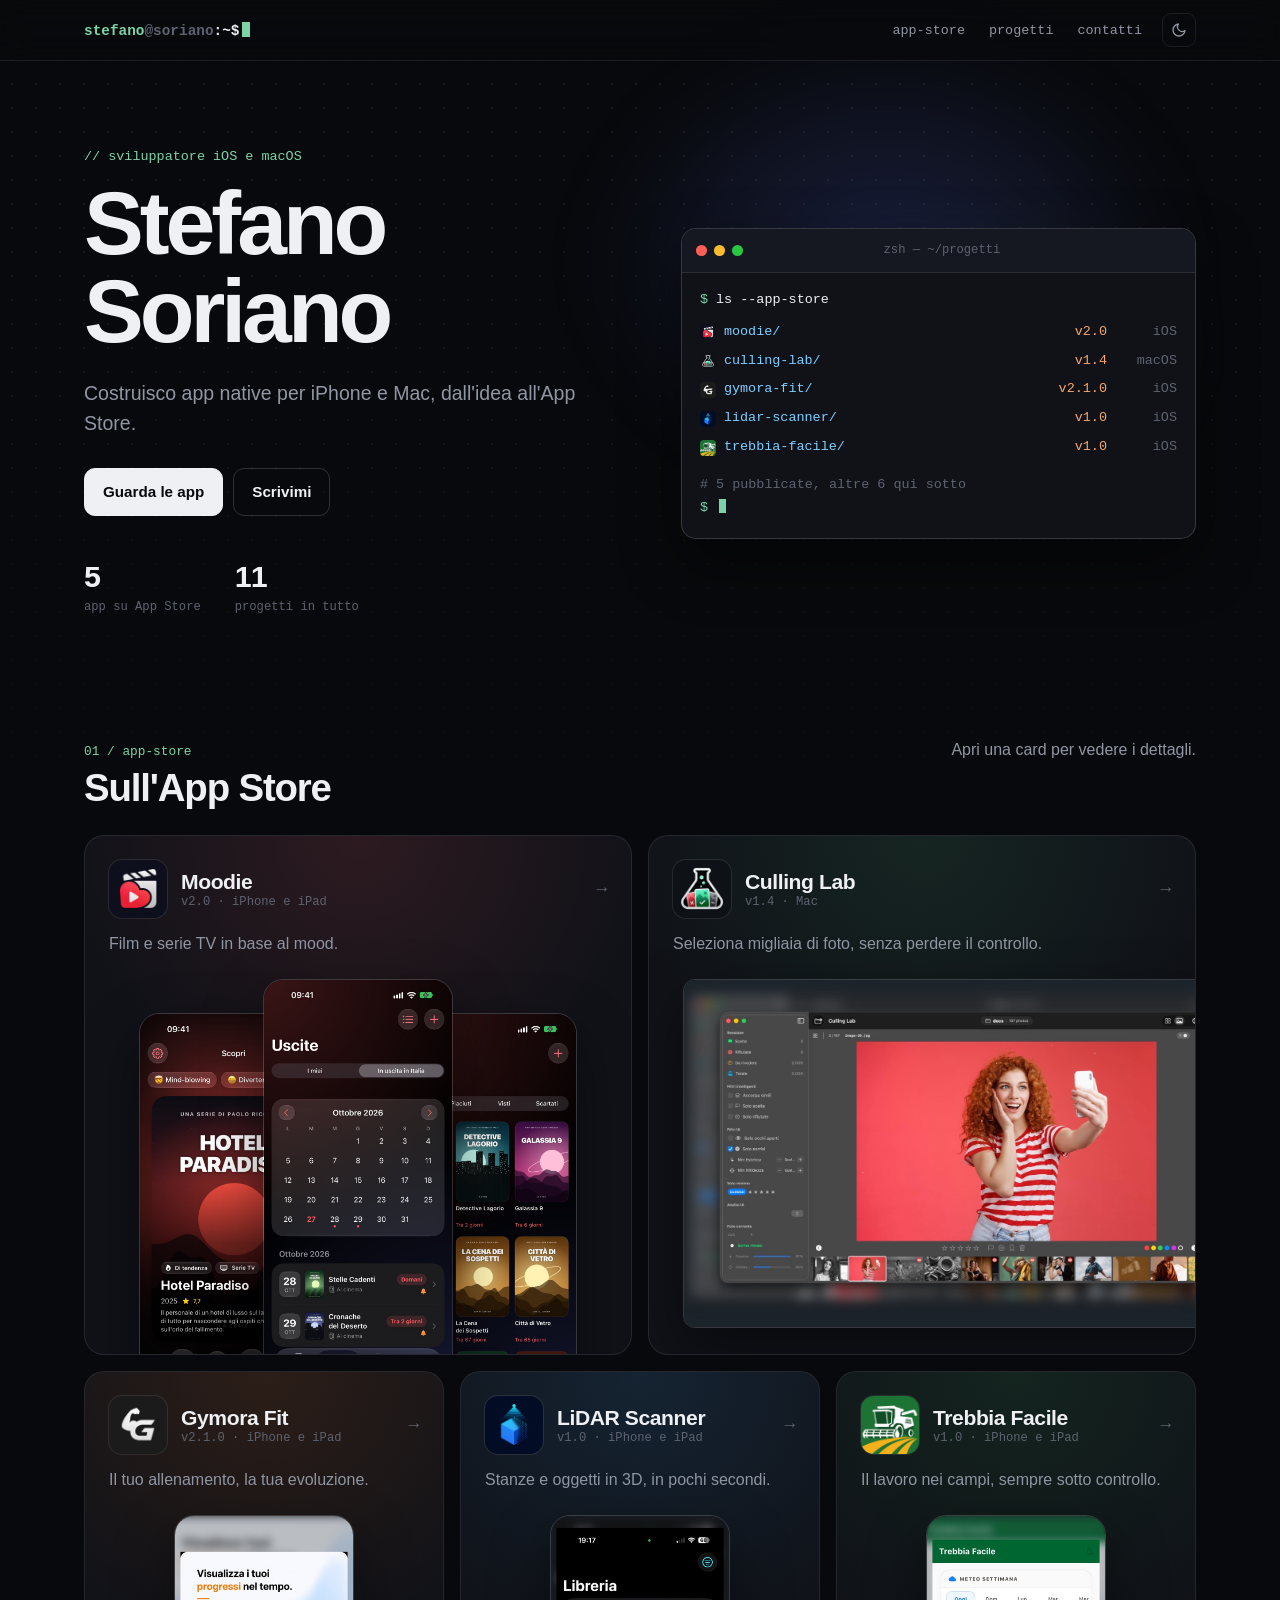
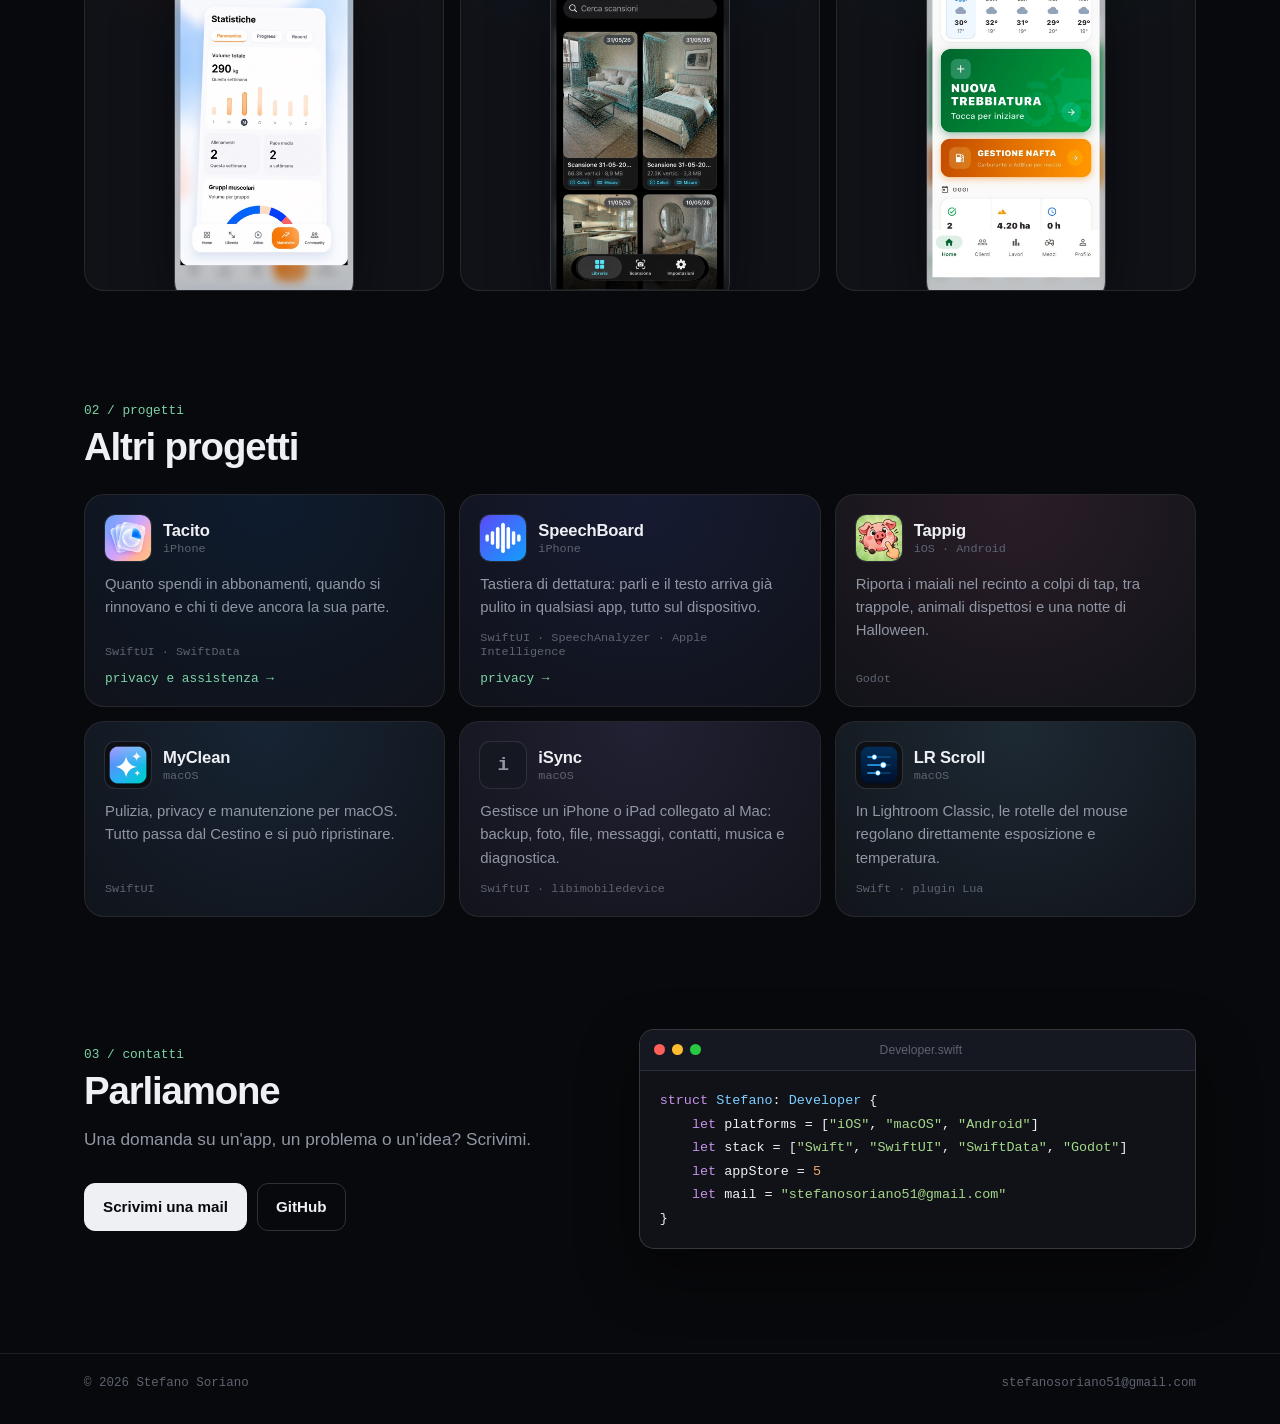
<file: index.html>
<!DOCTYPE html>
<html lang="it" data-theme="dark">
<head>
  <meta charset="UTF-8" />
  <meta name="viewport" content="width=device-width, initial-scale=1.0" />
  <title>Stefano Soriano – App per iPhone e Mac</title>
  <meta name="description" content="Le app per iPhone e Mac di Stefano Soriano: Moodie, Culling Lab, Gymora Fit, LiDAR Scanner, Trebbia Facile e altri progetti." />
  <meta name="theme-color" content="#08090c" />
  <meta property="og:type" content="website" />
  <meta property="og:title" content="Stefano Soriano – App per iPhone e Mac" />
  <meta property="og:description" content="Le app per iPhone e Mac di Stefano Soriano: Moodie, Culling Lab, Gymora Fit, LiDAR Scanner, Trebbia Facile e altri progetti." />
  <meta property="og:url" content="https://kiritos9.github.io/documenti_app/" />
  <meta property="og:image" content="https://kiritos9.github.io/documenti_app/assets/icons/tacito.png" />
  <link rel="canonical" href="https://kiritos9.github.io/documenti_app/" />
  <link rel="icon" href="data:image/svg+xml,%3Csvg xmlns='http://www.w3.org/2000/svg' viewBox='0 0 32 32'%3E%3Crect width='32' height='32' rx='7' fill='%2308090c'/%3E%3Cpath d='M8 10l6 6-6 6' fill='none' stroke='%237dd3a8' stroke-width='3' stroke-linecap='round' stroke-linejoin='round'/%3E%3Cpath d='M16 23h8' stroke='%23eef0f4' stroke-width='3' stroke-linecap='round'/%3E%3C/svg%3E" />
  <script>
    document.documentElement.classList.add("js");
    try { var t = localStorage.getItem("theme"); if (t) document.documentElement.dataset.theme = t; } catch (e) {}
  </script>
  <link rel="stylesheet" href="assets/site.css" />
</head>
<body>

<header class="nav">
  <div class="wrap">
    <a class="brand" href="./"><b>stefano</b><i>@soriano</i>:~$<span class="cursor" aria-hidden="true"></span></a>
    <nav aria-label="Principale">
      <a href="#app-store">app-store</a>
      <a class="opt" href="#progetti">progetti</a>
      <a href="#contatti">contatti</a>
      <button class="theme" type="button" aria-label="Cambia tema"><svg class="moon" viewBox="0 0 24 24" fill="none" stroke="currentColor" stroke-width="2" stroke-linecap="round" stroke-linejoin="round" aria-hidden="true"><path d="M21 12.8A9 9 0 1 1 11.2 3a7 7 0 0 0 9.8 9.8z"/></svg><svg class="sun" viewBox="0 0 24 24" fill="none" stroke="currentColor" stroke-width="2" stroke-linecap="round" aria-hidden="true"><circle cx="12" cy="12" r="4"/><path d="M12 2v2M12 20v2M4.9 4.9l1.4 1.4M17.7 17.7l1.4 1.4M2 12h2M20 12h2M4.9 19.1l1.4-1.4M17.7 6.3l1.4-1.4"/></svg></button>
    </nav>
  </div>
</header>

<main class="wrap">

  <section class="hero">
    <div>
      <p class="kicker">// sviluppatore iOS e macOS</p>
      <h1>Stefano<br />Soriano</h1>
      <p class="lede">Costruisco app native per iPhone e Mac, dall'idea all'App Store.</p>
      <div class="actions">
        <a class="btn primary" href="#app-store">Guarda le app</a>
        <a class="btn" href="mailto:stefanosoriano51@gmail.com">Scrivimi</a>
      </div>
      <div class="stats">
        <div><b>5</b><span>app su App Store</span></div>
        <div><b>11</b><span>progetti in tutto</span></div>
      </div>
    </div>

    <div class="term" data-type>
      <div class="term-bar"><i></i><i></i><i></i><span>zsh — ~/progetti</span></div>
      <div class="term-body">
        <p class="cmd">ls --app-store</p>
        <div class="after">
          <div class="ls">
<a href="progetti/moodie/"><img src="assets/apps/moodie/icon.png" alt="" width="16" height="16" /><span class="n">moodie/</span><span class="v">v2.0</span><span class="p">iOS</span></a>
<a href="progetti/culling-lab/"><img src="assets/apps/culling-lab/icon.png" alt="" width="16" height="16" /><span class="n">culling-lab/</span><span class="v">v1.4</span><span class="p">macOS</span></a>
<a href="progetti/gymora-fit/"><img src="assets/apps/gymora-fit/icon.png" alt="" width="16" height="16" /><span class="n">gymora-fit/</span><span class="v">v2.1.0</span><span class="p">iOS</span></a>
<a href="progetti/lidar-scanner/"><img src="assets/apps/lidar-scanner/icon.png" alt="" width="16" height="16" /><span class="n">lidar-scanner/</span><span class="v">v1.0</span><span class="p">iOS</span></a>
<a href="progetti/trebbia-facile/"><img src="assets/apps/trebbia-facile/icon.png" alt="" width="16" height="16" /><span class="n">trebbia-facile/</span><span class="v">v1.0</span><span class="p">iOS</span></a>
          </div>
          <p class="note"># 5 pubblicate, altre 6 qui sotto</p>
          <p class="cmd" aria-hidden="true"><span class="cursor"></span></p>
        </div>
      </div>
    </div>
  </section>

  <section class="section" id="app-store">
    <div class="section-head">
      <h2><small>01 / app-store</small>Sull'App Store</h2>
      <p>Apri una card per vedere i dettagli.</p>
    </div>
    <ul class="bento">
        <li class="wide">
          <a class="card app reveal" href="progetti/moodie/" style="--a:#ff5a5f">
            <div class="app-head">
              <img class="icon" src="assets/apps/moodie/icon.png" alt="" width="58" height="58" />
              <div>
                <h3>Moodie</h3>
                <p class="meta">v2.0 · iPhone e iPad</p>
              </div>
              <span class="go" aria-hidden="true">→</span>
            </div>
            <p class="desc">Film e serie TV in base al mood.</p>
            <div class="peek trio"><img src="assets/apps/moodie/s1.jpg" alt="" width="700" height="1522" loading="lazy" /><img src="assets/apps/moodie/s3.jpg" alt="" width="700" height="1522" loading="lazy" /><img src="assets/apps/moodie/s7.jpg" alt="" width="700" height="1522" loading="lazy" /></div>
          </a>
        </li>
        <li class="wide">
          <a class="card app reveal" href="progetti/culling-lab/" style="--a:#3fae6a">
            <div class="app-head">
              <img class="icon" src="assets/apps/culling-lab/icon.png" alt="" width="58" height="58" />
              <div>
                <h3>Culling Lab</h3>
                <p class="meta">v1.4 · Mac</p>
              </div>
              <span class="go" aria-hidden="true">→</span>
            </div>
            <p class="desc">Seleziona migliaia di foto, senza perdere il controllo.</p>
            <div class="peek mac"><img src="assets/apps/culling-lab/s1.jpg" alt="" width="1400" height="875" loading="lazy" /></div>
          </a>
        </li>
        <li>
          <a class="card app reveal" href="progetti/gymora-fit/" style="--a:#f97316">
            <div class="app-head">
              <img class="icon" src="assets/apps/gymora-fit/icon.png" alt="" width="58" height="58" />
              <div>
                <h3>Gymora Fit</h3>
                <p class="meta">v2.1.0 · iPhone e iPad</p>
              </div>
              <span class="go" aria-hidden="true">→</span>
            </div>
            <p class="desc">Il tuo allenamento, la tua evoluzione.</p>
            <div class="peek"><img src="assets/apps/gymora-fit/s2.jpg" alt="" width="700" height="1515" loading="lazy" /></div>
          </a>
        </li>
        <li>
          <a class="card app reveal" href="progetti/lidar-scanner/" style="--a:#38a3f5">
            <div class="app-head">
              <img class="icon" src="assets/apps/lidar-scanner/icon.png" alt="" width="58" height="58" />
              <div>
                <h3>LiDAR Scanner</h3>
                <p class="meta">v1.0 · iPhone e iPad</p>
              </div>
              <span class="go" aria-hidden="true">→</span>
            </div>
            <p class="desc">Stanze e oggetti in 3D, in pochi secondi.</p>
            <div class="peek"><img src="assets/apps/lidar-scanner/s2.jpg" alt="" width="700" height="1515" loading="lazy" /></div>
          </a>
        </li>
        <li>
          <a class="card app reveal" href="progetti/trebbia-facile/" style="--a:#2fa84f">
            <div class="app-head">
              <img class="icon" src="assets/apps/trebbia-facile/icon.png" alt="" width="58" height="58" />
              <div>
                <h3>Trebbia Facile</h3>
                <p class="meta">v1.0 · iPhone e iPad</p>
              </div>
              <span class="go" aria-hidden="true">→</span>
            </div>
            <p class="desc">Il lavoro nei campi, sempre sotto controllo.</p>
            <div class="peek"><img src="assets/apps/trebbia-facile/s1.jpg" alt="" width="700" height="1515" loading="lazy" /></div>
          </a>
        </li>
    </ul>
  </section>

  <section class="section" id="progetti">
    <div class="section-head">
      <h2><small>02 / progetti</small>Altri progetti</h2>
    </div>
    <ul class="grid">
        <li>
          <article class="card mini reveal" style="--a:#0064d2">
            <div class="mini-head">
              <img class="icon" src="assets/icons/tacito.png" alt="" width="46" height="46" />
              <div>
                <h3>Tacito</h3>
                <p class="meta">iPhone</p>
              </div>
            </div>
            <p class="desc">Quanto spendi in abbonamenti, quando si rinnovano e chi ti deve ancora la sua parte.</p>
            <p class="tech">SwiftUI · SwiftData</p>
            <p class="links"><a href="tacito/">privacy e assistenza →</a></p>
          </article>
        </li>
        <li>
          <article class="card mini reveal" style="--a:#3f5bf0">
            <div class="mini-head">
              <img class="icon" src="assets/icons/speechboard.png" alt="" width="46" height="46" />
              <div>
                <h3>SpeechBoard</h3>
                <p class="meta">iPhone</p>
              </div>
            </div>
            <p class="desc">Tastiera di dettatura: parli e il testo arriva già pulito in qualsiasi app, tutto sul dispositivo.</p>
            <p class="tech">SwiftUI · SpeechAnalyzer · Apple Intelligence</p>
            <p class="links"><a href="speechBoard/">privacy →</a></p>
          </article>
        </li>
        <li>
          <article class="card mini reveal" style="--a:#e8739a">
            <div class="mini-head">
              <img class="icon" src="assets/icons/tappig.png" alt="" width="46" height="46" />
              <div>
                <h3>Tappig</h3>
                <p class="meta">iOS · Android</p>
              </div>
            </div>
            <p class="desc">Riporta i maiali nel recinto a colpi di tap, tra trappole, animali dispettosi e una notte di Halloween.</p>
            <p class="tech">Godot</p>
            
          </article>
        </li>
        <li>
          <article class="card mini reveal" style="--a:#4aa8ff">
            <div class="mini-head">
              <img class="icon" src="assets/icons/myclean.png" alt="" width="46" height="46" />
              <div>
                <h3>MyClean</h3>
                <p class="meta">macOS</p>
              </div>
            </div>
            <p class="desc">Pulizia, privacy e manutenzione per macOS. Tutto passa dal Cestino e si può ripristinare.</p>
            <p class="tech">SwiftUI</p>
            
          </article>
        </li>
        <li>
          <article class="card mini reveal" style="--a:#a78bfa">
            <div class="mini-head">
              <div class="icon letter" aria-hidden="true">i</div>
              <div>
                <h3>iSync</h3>
                <p class="meta">macOS</p>
              </div>
            </div>
            <p class="desc">Gestisce un iPhone o iPad collegato al Mac: backup, foto, file, messaggi, contatti, musica e diagnostica.</p>
            <p class="tech">SwiftUI · libimobiledevice</p>
            
          </article>
        </li>
        <li>
          <article class="card mini reveal" style="--a:#7dd3fc">
            <div class="mini-head">
              <img class="icon" src="assets/icons/lrscroll.png" alt="" width="46" height="46" />
              <div>
                <h3>LR Scroll</h3>
                <p class="meta">macOS</p>
              </div>
            </div>
            <p class="desc">In Lightroom Classic, le rotelle del mouse regolano direttamente esposizione e temperatura.</p>
            <p class="tech">Swift · plugin Lua</p>
            
          </article>
        </li>
    </ul>
  </section>

  <section class="section" id="contatti">
    <div class="about">
      <div class="reveal">
        <div class="section-head" style="margin-bottom:0">
          <h2><small>03 / contatti</small>Parliamone</h2>
        </div>
        <p>Una domanda su un'app, un problema o un'idea? Scrivimi.</p>
        <div class="actions">
          <a class="btn primary" href="mailto:stefanosoriano51@gmail.com">Scrivimi una mail</a>
          <a class="btn" href="https://github.com/KiritoS9">GitHub</a>
        </div>
      </div>
      <div class="code reveal">
        <div class="term-bar"><i></i><i></i><i></i><span>Developer.swift</span></div>
<pre><code><span class="k">struct</span> <span class="t">Stefano</span>: <span class="t">Developer</span> {
    <span class="k">let</span> platforms = [<span class="s">"iOS"</span>, <span class="s">"macOS"</span>, <span class="s">"Android"</span>]
    <span class="k">let</span> stack = [<span class="s">"Swift"</span>, <span class="s">"SwiftUI"</span>, <span class="s">"SwiftData"</span>, <span class="s">"Godot"</span>]
    <span class="k">let</span> appStore = <span class="u">5</span>
    <span class="k">let</span> mail = <a class="s" href="mailto:stefanosoriano51@gmail.com">"stefanosoriano51@gmail.com"</a>
}</code></pre>
      </div>
    </div>
  </section>

</main>

<footer class="foot">
  <div class="wrap">
    <span>© 2026 Stefano Soriano</span>
    <a href="mailto:stefanosoriano51@gmail.com">stefanosoriano51@gmail.com</a>
    
  </div>
</footer>

<script src="assets/site.js"></script>
</body>
</html>
</file>
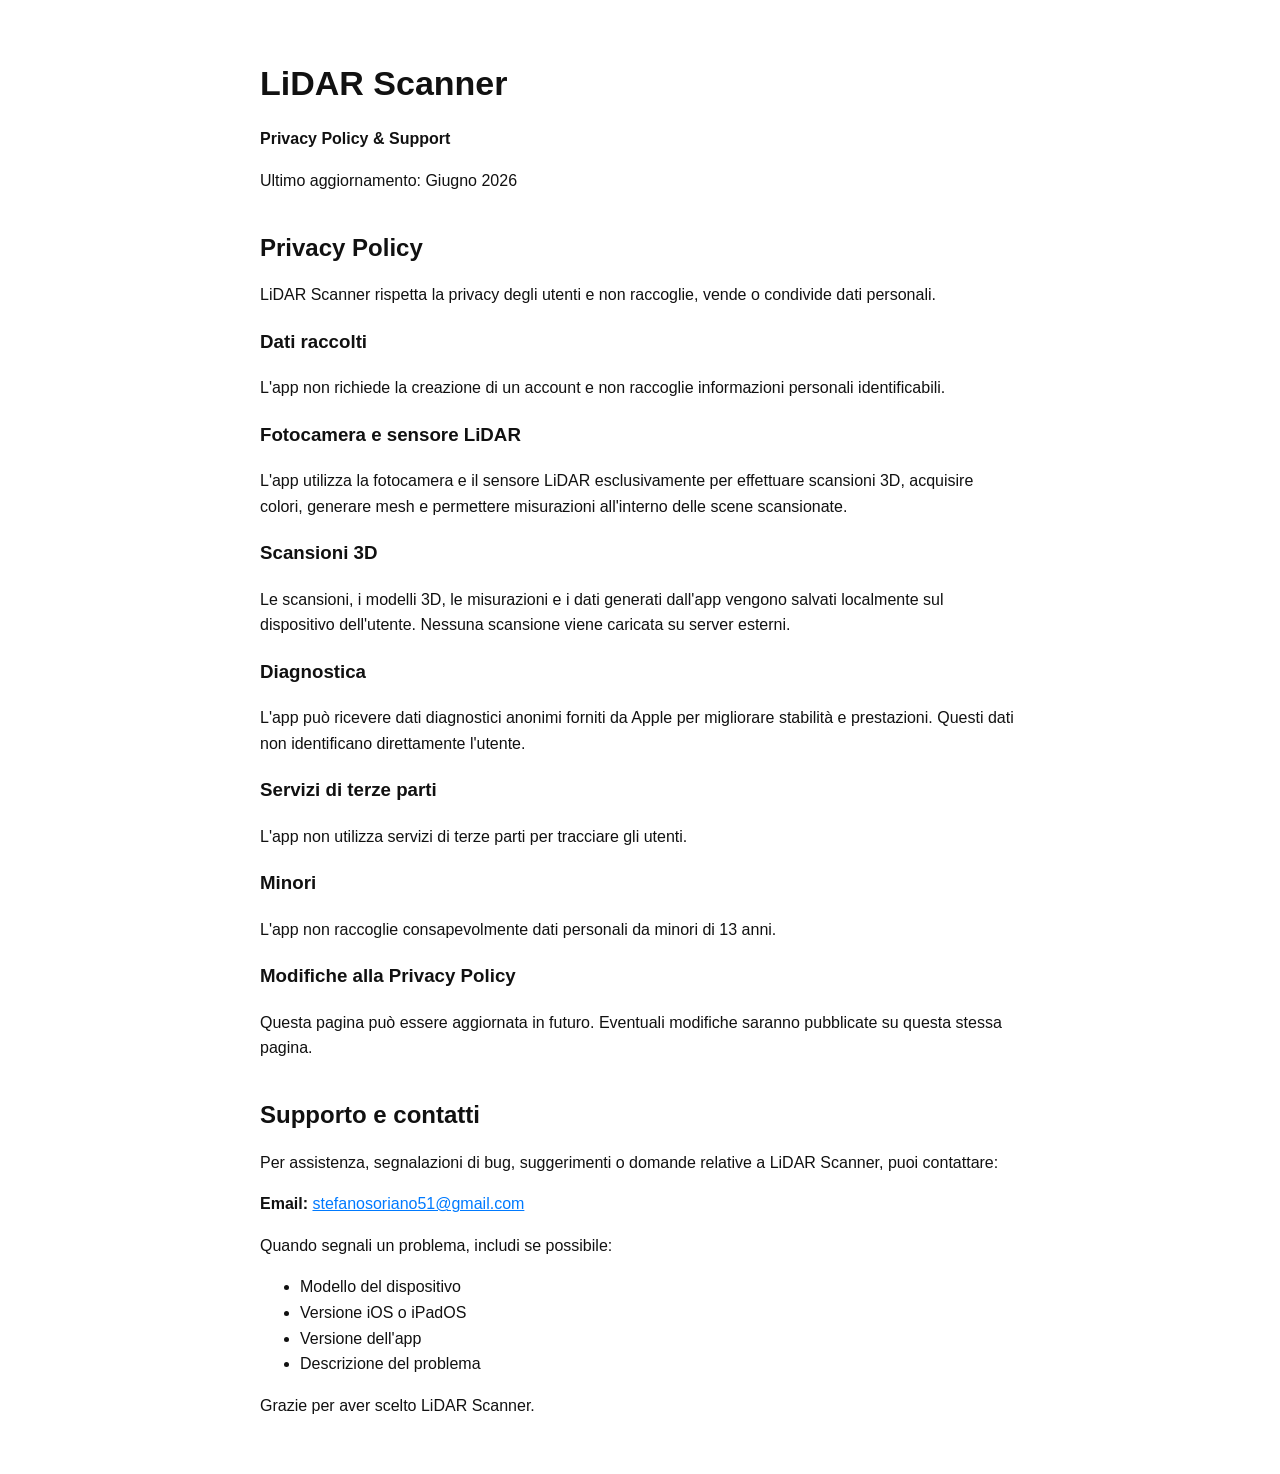
<file: 3dscan/index.html>
<!DOCTYPE html>
<html lang="it">
<head>
  <meta charset="UTF-8" />
  <meta name="viewport" content="width=device-width, initial-scale=1.0" />
  <title>LiDAR Scanner - Privacy & Support</title>
  <style>
    body {
      font-family: -apple-system, BlinkMacSystemFont, "Segoe UI", sans-serif;
      max-width: 760px;
      margin: 0 auto;
      padding: 40px 20px;
      line-height: 1.6;
      color: #111;
      background: #fff;
    }
    h1, h2 { line-height: 1.2; }
    h1 { font-size: 34px; }
    h2 { margin-top: 40px; }
    a { color: #007aff; }
  </style>
</head>
<body>

  <h1>LiDAR Scanner</h1>
  <p><strong>Privacy Policy & Support</strong></p>
  <p>Ultimo aggiornamento: Giugno 2026</p>

  <h2>Privacy Policy</h2>

  <p>
    LiDAR Scanner rispetta la privacy degli utenti e non raccoglie,
    vende o condivide dati personali.
  </p>

  <h3>Dati raccolti</h3>
  <p>
    L'app non richiede la creazione di un account e non raccoglie
    informazioni personali identificabili.
  </p>

  <h3>Fotocamera e sensore LiDAR</h3>
  <p>
    L'app utilizza la fotocamera e il sensore LiDAR esclusivamente per
    effettuare scansioni 3D, acquisire colori, generare mesh e permettere
    misurazioni all'interno delle scene scansionate.
  </p>

  <h3>Scansioni 3D</h3>
  <p>
    Le scansioni, i modelli 3D, le misurazioni e i dati generati dall'app
    vengono salvati localmente sul dispositivo dell'utente.
    Nessuna scansione viene caricata su server esterni.
  </p>

  <h3>Diagnostica</h3>
  <p>
    L'app può ricevere dati diagnostici anonimi forniti da Apple per
    migliorare stabilità e prestazioni. Questi dati non identificano
    direttamente l'utente.
  </p>

  <h3>Servizi di terze parti</h3>
  <p>
    L'app non utilizza servizi di terze parti per tracciare gli utenti.
  </p>

  <h3>Minori</h3>
  <p>
    L'app non raccoglie consapevolmente dati personali da minori di 13 anni.
  </p>

  <h3>Modifiche alla Privacy Policy</h3>
  <p>
    Questa pagina può essere aggiornata in futuro. Eventuali modifiche
    saranno pubblicate su questa stessa pagina.
  </p>

  <h2>Supporto e contatti</h2>

  <p>
    Per assistenza, segnalazioni di bug, suggerimenti o domande relative
    a LiDAR Scanner, puoi contattare:
  </p>

  <p>
    <strong>Email:</strong>
    <a href="mailto:stefanosoriano51@gmail.com">stefanosoriano51@gmail.com</a>
  </p>

  <p>
    Quando segnali un problema, includi se possibile:
  </p>

  <ul>
    <li>Modello del dispositivo</li>
    <li>Versione iOS o iPadOS</li>
    <li>Versione dell'app</li>
    <li>Descrizione del problema</li>
  </ul>

  <p>
    Grazie per aver scelto LiDAR Scanner.
  </p>

</body>
</html>
</file>
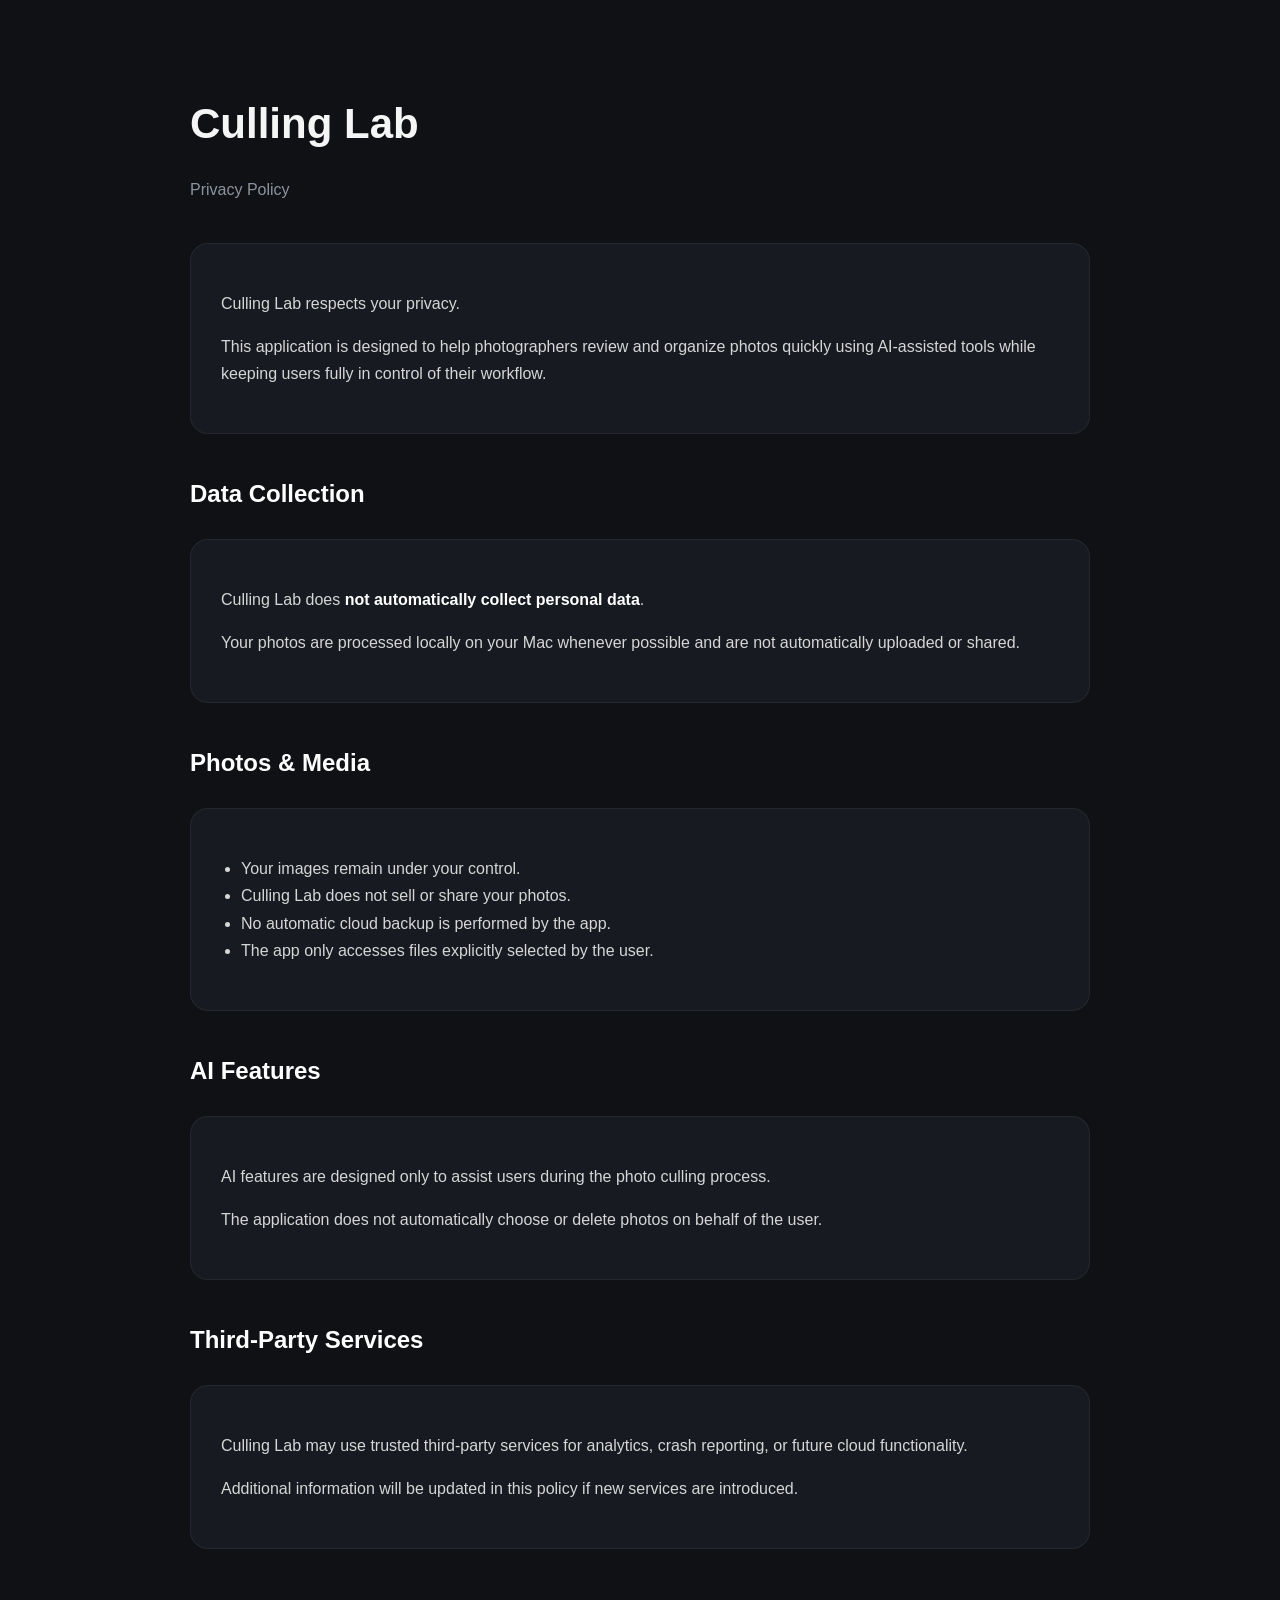
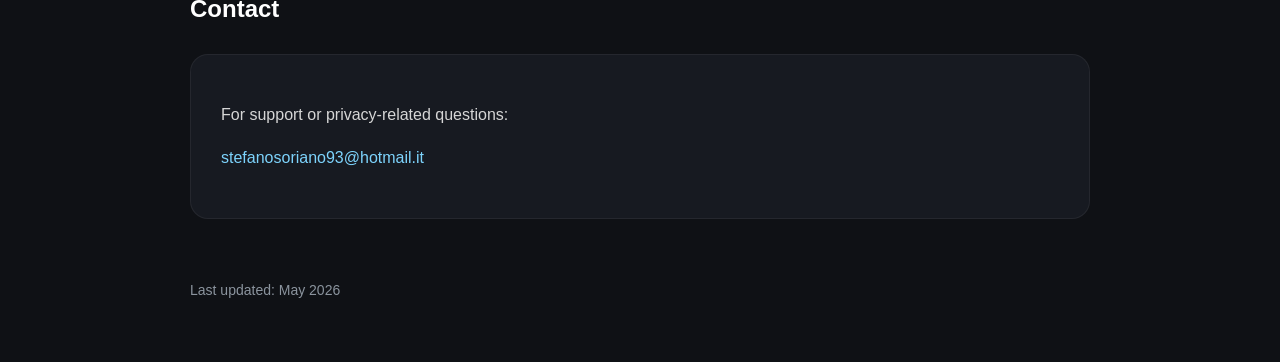
<file: culling/index.html>
<!DOCTYPE html>
<html lang="it">
<head>
  <meta charset="UTF-8" />
  <meta name="viewport" content="width=device-width, initial-scale=1.0" />
  <title>Culling Lab - Privacy Policy</title>

  <style>
    body {
      margin: 0;
      padding: 0;
      background: #0f1115;
      color: #f5f5f5;
      font-family: -apple-system, BlinkMacSystemFont, "SF Pro Display",
        "Segoe UI", sans-serif;
      line-height: 1.7;
    }

    .container {
      max-width: 900px;
      margin: auto;
      padding: 60px 24px;
    }

    h1 {
      font-size: 42px;
      margin-bottom: 10px;
    }

    h2 {
      margin-top: 40px;
      font-size: 24px;
      color: #ffffff;
    }

    p, li {
      color: #d6d6d6;
      font-size: 16px;
    }

    .subtitle {
      color: #8b949e;
      margin-bottom: 40px;
    }

    .card {
      background: #171a21;
      border-radius: 18px;
      padding: 30px;
      margin-top: 24px;
      border: 1px solid rgba(255,255,255,0.06);
    }

    a {
      color: #7dd3fc;
      text-decoration: none;
    }

    a:hover {
      text-decoration: underline;
    }

    footer {
      margin-top: 60px;
      color: #8b949e;
      font-size: 14px;
    }

    ul {
      padding-left: 20px;
    }

    .highlight {
      color: white;
      font-weight: 600;
    }
  </style>
</head>

<body>

  <div class="container">

    <h1>Culling Lab</h1>
    <p class="subtitle">
      Privacy Policy
    </p>

    <div class="card">
      <p>
        Culling Lab respects your privacy.
      </p>

      <p>
        This application is designed to help photographers review and organize
        photos quickly using AI-assisted tools while keeping users fully in control
        of their workflow.
      </p>
    </div>

    <h2>Data Collection</h2>

    <div class="card">
      <p>
        Culling Lab does <span class="highlight">not automatically collect personal data</span>.
      </p>

      <p>
        Your photos are processed locally on your Mac whenever possible and are
        not automatically uploaded or shared.
      </p>
    </div>

    <h2>Photos & Media</h2>

    <div class="card">
      <ul>
        <li>Your images remain under your control.</li>
        <li>Culling Lab does not sell or share your photos.</li>
        <li>No automatic cloud backup is performed by the app.</li>
        <li>The app only accesses files explicitly selected by the user.</li>
      </ul>
    </div>

    <h2>AI Features</h2>

    <div class="card">
      <p>
        AI features are designed only to assist users during the photo culling
        process.
      </p>

      <p>
        The application does not automatically choose or delete photos on behalf
        of the user.
      </p>
    </div>

    <h2>Third-Party Services</h2>

    <div class="card">
      <p>
        Culling Lab may use trusted third-party services for analytics,
        crash reporting, or future cloud functionality.
      </p>

      <p>
        Additional information will be updated in this policy if new services are introduced.
      </p>
    </div>

    <h2>Contact</h2>

    <div class="card">
      <p>
        For support or privacy-related questions:
      </p>

      <p>
        <a href="mailto:stefanosoriano93@hotmail.it">
          stefanosoriano93@hotmail.it
        </a>
      </p>
    </div>

    <footer>
      Last updated: May 2026
    </footer>

  </div>

</body>
</html>
</file>
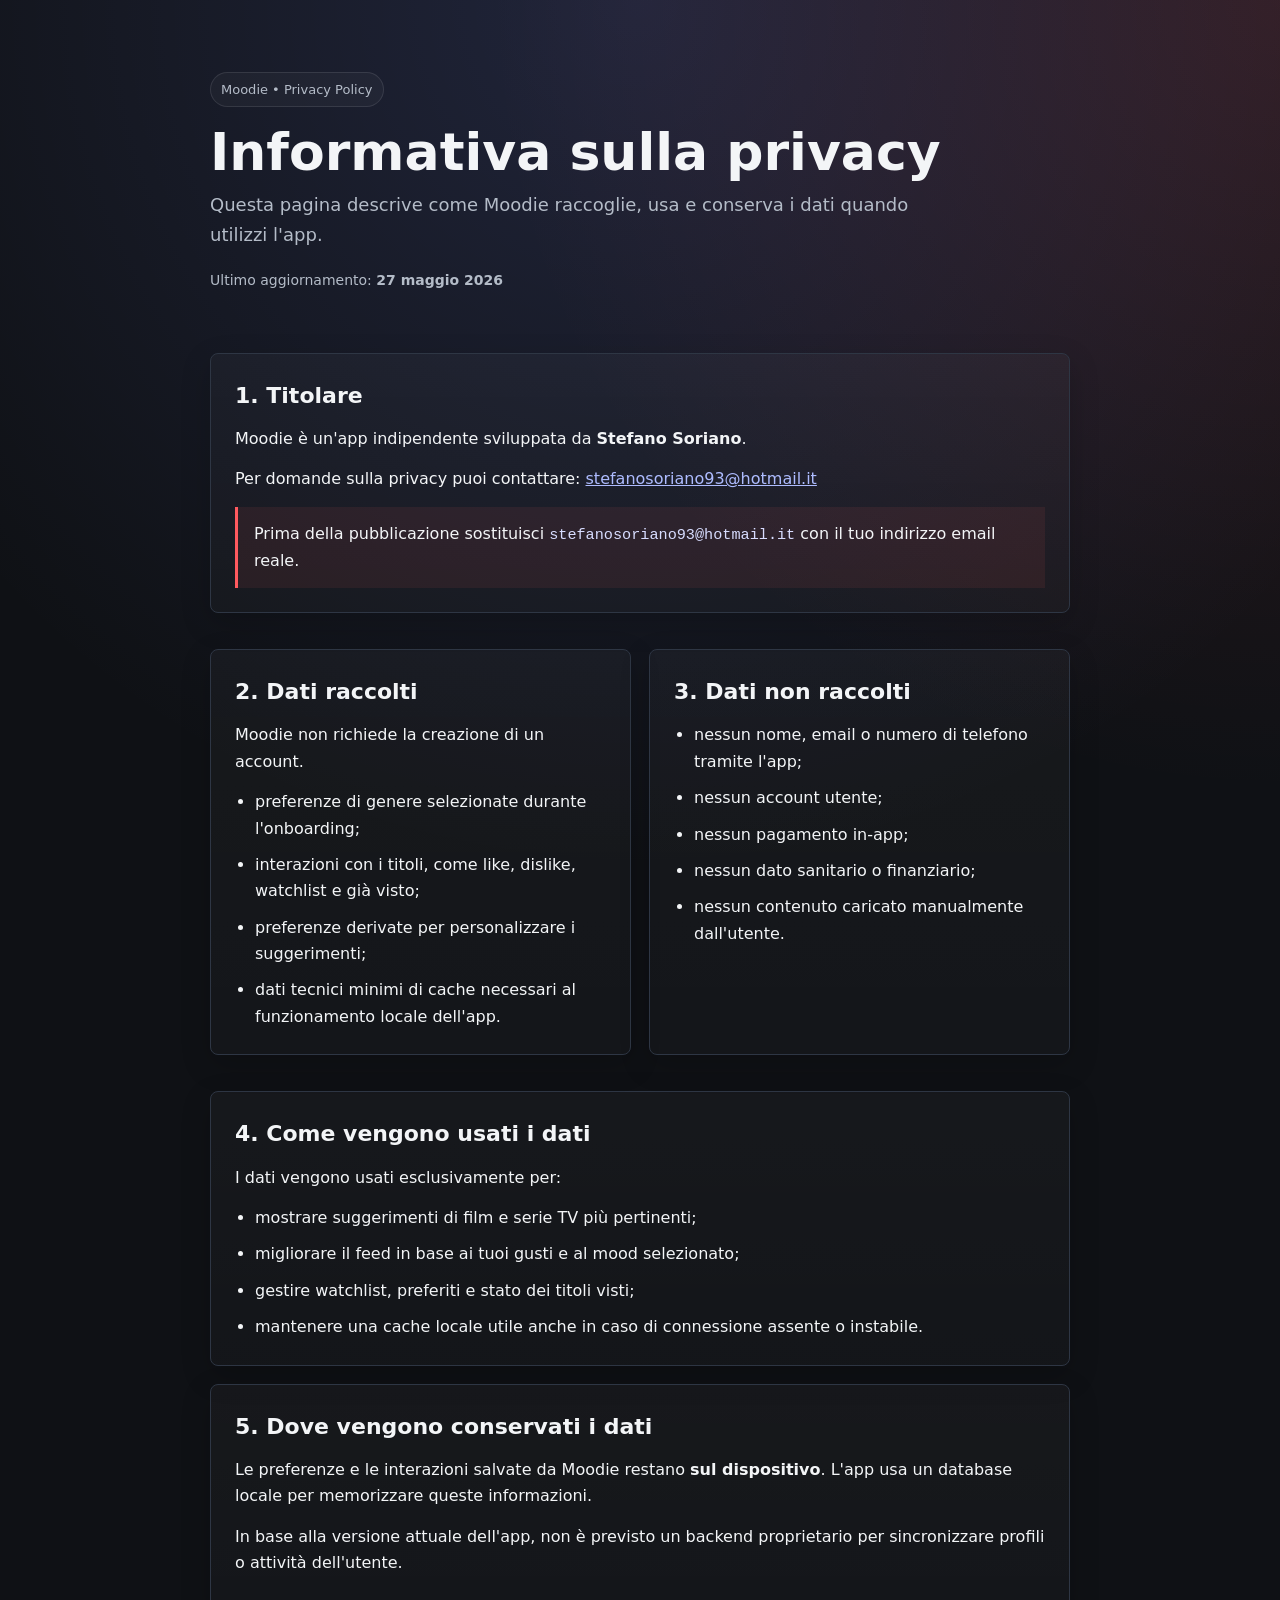
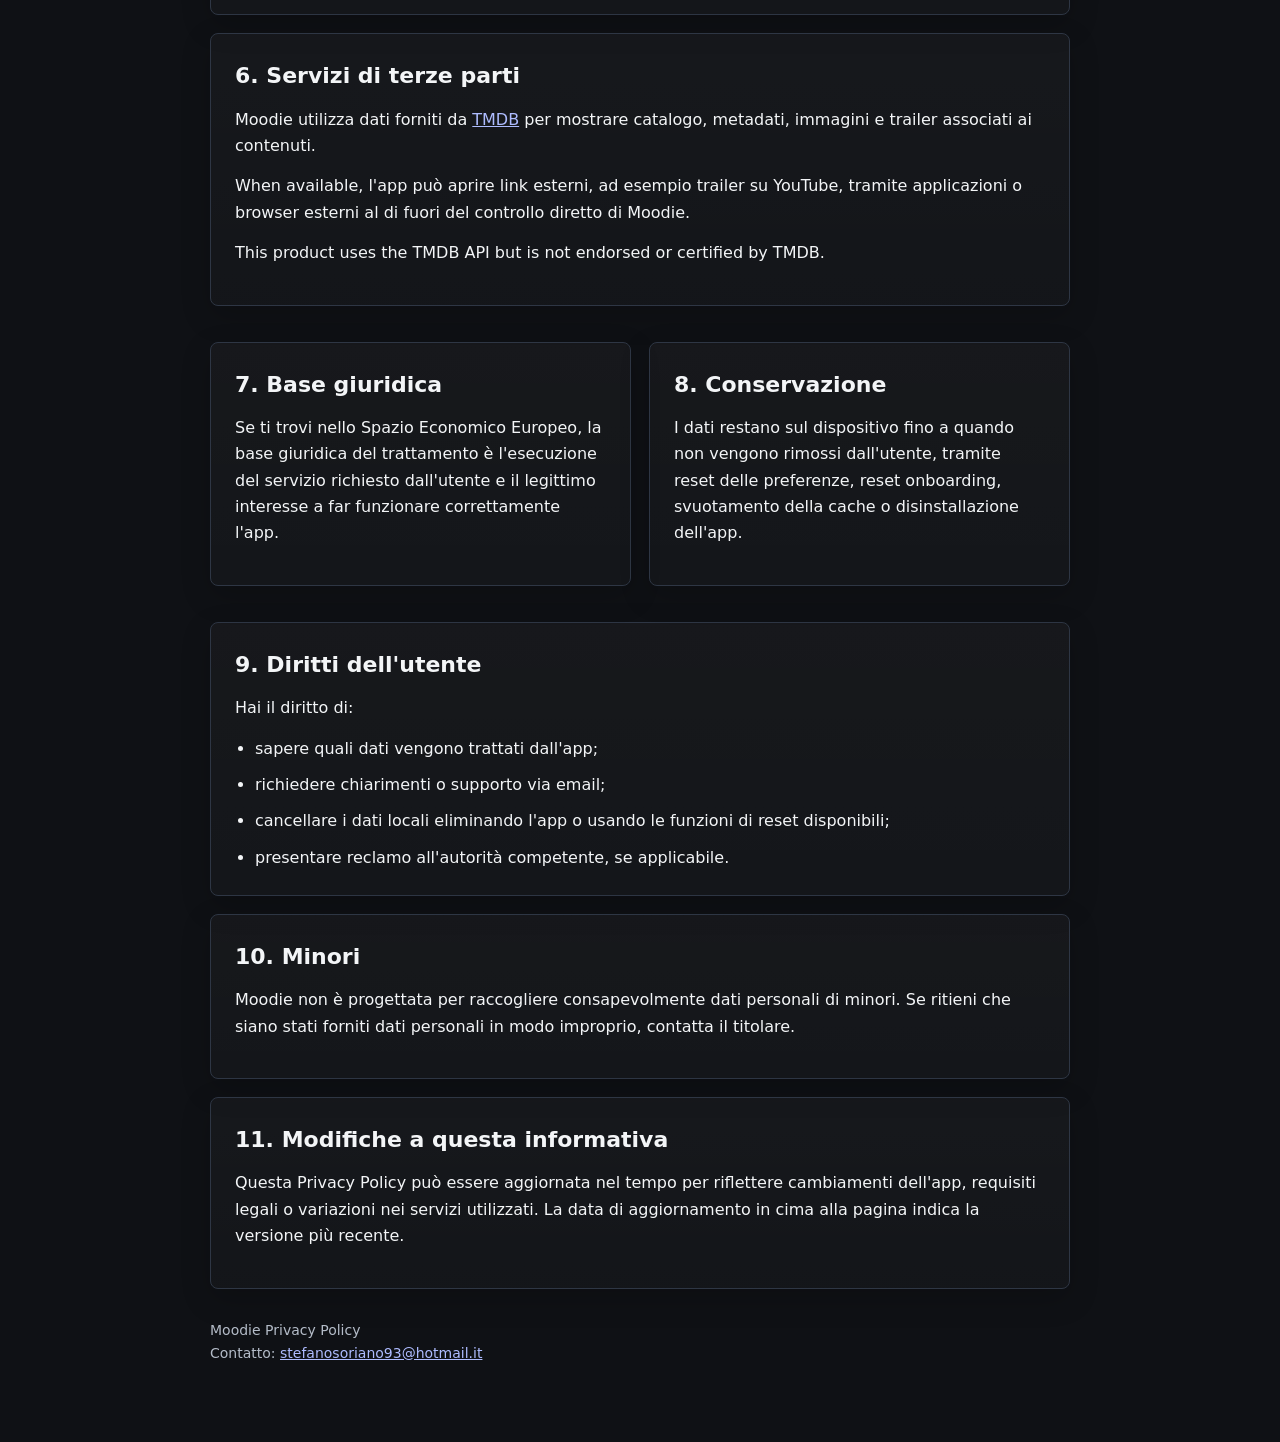
<file: moodie/index.html>
<!DOCTYPE html>
<html lang="it">
  <head>
    <meta charset="UTF-8" />
    <meta name="viewport" content="width=device-width, initial-scale=1.0" />
    <title>Moodie Privacy Policy</title>
    <meta
      name="description"
      content="Privacy Policy di Moodie, app per scoprire film e serie TV in base al mood."
    />
    <style>
      :root {
        color-scheme: dark;
        --bg: #0f1115;
        --panel: #181c23;
        --panel-2: #202631;
        --text: #f3f5f7;
        --muted: #b4bcc8;
        --line: #2e3644;
        --accent: #ff5a5f;
        --accent-2: #7b8cff;
        --max: 860px;
      }

      * {
        box-sizing: border-box;
      }

      html {
        scroll-behavior: smooth;
      }

      body {
        margin: 0;
        font-family: Inter, ui-sans-serif, system-ui, -apple-system, BlinkMacSystemFont,
          "Segoe UI", sans-serif;
        background:
          radial-gradient(circle at top, rgba(123, 140, 255, 0.16), transparent 28%),
          radial-gradient(circle at top right, rgba(255, 90, 95, 0.14), transparent 24%),
          var(--bg);
        color: var(--text);
        line-height: 1.65;
      }

      a {
        color: #aebcff;
      }

      .wrap {
        width: min(calc(100% - 32px), var(--max));
        margin: 0 auto;
      }

      .hero {
        padding: 72px 0 28px;
      }

      .eyebrow {
        display: inline-block;
        padding: 6px 10px;
        border: 1px solid rgba(255, 255, 255, 0.1);
        border-radius: 999px;
        color: var(--muted);
        background: rgba(255, 255, 255, 0.03);
        font-size: 13px;
      }

      h1 {
        margin: 18px 0 10px;
        font-size: clamp(34px, 6vw, 52px);
        line-height: 1.05;
      }

      .lead {
        max-width: 720px;
        color: var(--muted);
        font-size: 18px;
      }

      .meta {
        margin-top: 20px;
        color: var(--muted);
        font-size: 14px;
      }

      .card {
        background: linear-gradient(180deg, rgba(255, 255, 255, 0.03), rgba(255, 255, 255, 0.02));
        border: 1px solid var(--line);
        border-radius: 8px;
        padding: 24px;
        margin: 18px 0;
        box-shadow: 0 10px 30px rgba(0, 0, 0, 0.18);
      }

      h2 {
        margin: 0 0 12px;
        font-size: 22px;
      }

      p {
        margin: 0 0 14px;
      }

      ul {
        margin: 0;
        padding-left: 20px;
      }

      li + li {
        margin-top: 10px;
      }

      .grid {
        display: grid;
        grid-template-columns: repeat(2, minmax(0, 1fr));
        gap: 18px;
      }

      .notice {
        padding: 14px 16px;
        border-left: 3px solid var(--accent);
        background: rgba(255, 90, 95, 0.08);
        color: var(--text);
      }

      .footer {
        padding: 12px 0 64px;
        color: var(--muted);
        font-size: 14px;
      }

      code {
        font-family: ui-monospace, SFMono-Regular, Menlo, Consolas, monospace;
        font-size: 0.95em;
        color: #d8ddff;
      }

      @media (max-width: 720px) {
        .hero {
          padding-top: 48px;
        }

        .grid {
          grid-template-columns: 1fr;
        }

        .card {
          padding: 20px;
        }
      }
    </style>
  </head>
  <body>
    <header class="hero">
      <div class="wrap">
        <div class="eyebrow">Moodie • Privacy Policy</div>
        <h1>Informativa sulla privacy</h1>
        <p class="lead">
          Questa pagina descrive come Moodie raccoglie, usa e conserva i dati
          quando utilizzi l'app.
        </p>
        <p class="meta">
          Ultimo aggiornamento: <strong>27 maggio 2026</strong>
        </p>
      </div>
    </header>

    <main class="wrap">
      <section class="card">
        <h2>1. Titolare</h2>
        <p>
          Moodie è un'app indipendente sviluppata da <strong>Stefano Soriano</strong>.
        </p>
        <p>
          Per domande sulla privacy puoi contattare:
          <a href="mailto:stefanosoriano93@hotmail.it">stefanosoriano93@hotmail.it</a>
        </p>
        <div class="notice">
          Prima della pubblicazione sostituisci <code>stefanosoriano93@hotmail.it</code>
          con il tuo indirizzo email reale.
        </div>
      </section>

      <section class="grid">
        <section class="card">
          <h2>2. Dati raccolti</h2>
          <p>Moodie non richiede la creazione di un account.</p>
          <ul>
            <li>preferenze di genere selezionate durante l'onboarding;</li>
            <li>interazioni con i titoli, come like, dislike, watchlist e già visto;</li>
            <li>preferenze derivate per personalizzare i suggerimenti;</li>
            <li>dati tecnici minimi di cache necessari al funzionamento locale dell'app.</li>
          </ul>
        </section>

        <section class="card">
          <h2>3. Dati non raccolti</h2>
          <ul>
            <li>nessun nome, email o numero di telefono tramite l'app;</li>
            <li>nessun account utente;</li>
            <li>nessun pagamento in-app;</li>
            <li>nessun dato sanitario o finanziario;</li>
            <li>nessun contenuto caricato manualmente dall'utente.</li>
          </ul>
        </section>
      </section>

      <section class="card">
        <h2>4. Come vengono usati i dati</h2>
        <p>I dati vengono usati esclusivamente per:</p>
        <ul>
          <li>mostrare suggerimenti di film e serie TV più pertinenti;</li>
          <li>migliorare il feed in base ai tuoi gusti e al mood selezionato;</li>
          <li>gestire watchlist, preferiti e stato dei titoli visti;</li>
          <li>mantenere una cache locale utile anche in caso di connessione assente o instabile.</li>
        </ul>
      </section>

      <section class="card">
        <h2>5. Dove vengono conservati i dati</h2>
        <p>
          Le preferenze e le interazioni salvate da Moodie restano
          <strong>sul dispositivo</strong>. L'app usa un database locale per
          memorizzare queste informazioni.
        </p>
        <p>
          In base alla versione attuale dell'app, non è previsto un backend proprietario
          per sincronizzare profili o attività dell'utente.
        </p>
      </section>

      <section class="card">
        <h2>6. Servizi di terze parti</h2>
        <p>
          Moodie utilizza dati forniti da
          <a href="https://www.themoviedb.org/" target="_blank" rel="noreferrer">TMDB</a>
          per mostrare catalogo, metadati, immagini e trailer associati ai contenuti.
        </p>
        <p>
          When available, l'app può aprire link esterni, ad esempio trailer su YouTube,
          tramite applicazioni o browser esterni al di fuori del controllo diretto di Moodie.
        </p>
        <p>
          This product uses the TMDB API but is not endorsed or certified by TMDB.
        </p>
      </section>

      <section class="grid">
        <section class="card">
          <h2>7. Base giuridica</h2>
          <p>
            Se ti trovi nello Spazio Economico Europeo, la base giuridica del trattamento
            è l'esecuzione del servizio richiesto dall'utente e il legittimo interesse
            a far funzionare correttamente l'app.
          </p>
        </section>

        <section class="card">
          <h2>8. Conservazione</h2>
          <p>
            I dati restano sul dispositivo fino a quando non vengono rimossi
            dall'utente, tramite reset delle preferenze, reset onboarding,
            svuotamento della cache o disinstallazione dell'app.
          </p>
        </section>
      </section>

      <section class="card">
        <h2>9. Diritti dell'utente</h2>
        <p>Hai il diritto di:</p>
        <ul>
          <li>sapere quali dati vengono trattati dall'app;</li>
          <li>richiedere chiarimenti o supporto via email;</li>
          <li>cancellare i dati locali eliminando l'app o usando le funzioni di reset disponibili;</li>
          <li>presentare reclamo all'autorità competente, se applicabile.</li>
        </ul>
      </section>

      <section class="card">
        <h2>10. Minori</h2>
        <p>
          Moodie non è progettata per raccogliere consapevolmente dati personali di minori.
          Se ritieni che siano stati forniti dati personali in modo improprio, contatta il titolare.
        </p>
      </section>

      <section class="card">
        <h2>11. Modifiche a questa informativa</h2>
        <p>
          Questa Privacy Policy può essere aggiornata nel tempo per riflettere cambiamenti
          dell'app, requisiti legali o variazioni nei servizi utilizzati. La data di
          aggiornamento in cima alla pagina indica la versione più recente.
        </p>
      </section>
    </main>

    <footer class="wrap footer">
      <p>
        Moodie Privacy Policy
        <br />
        Contatto: <a href="mailto:stefanosoriano93@hotmail.it">stefanosoriano93@hotmail.it</a>
      </p>
    </footer>
  </body>
  </html>
</file>
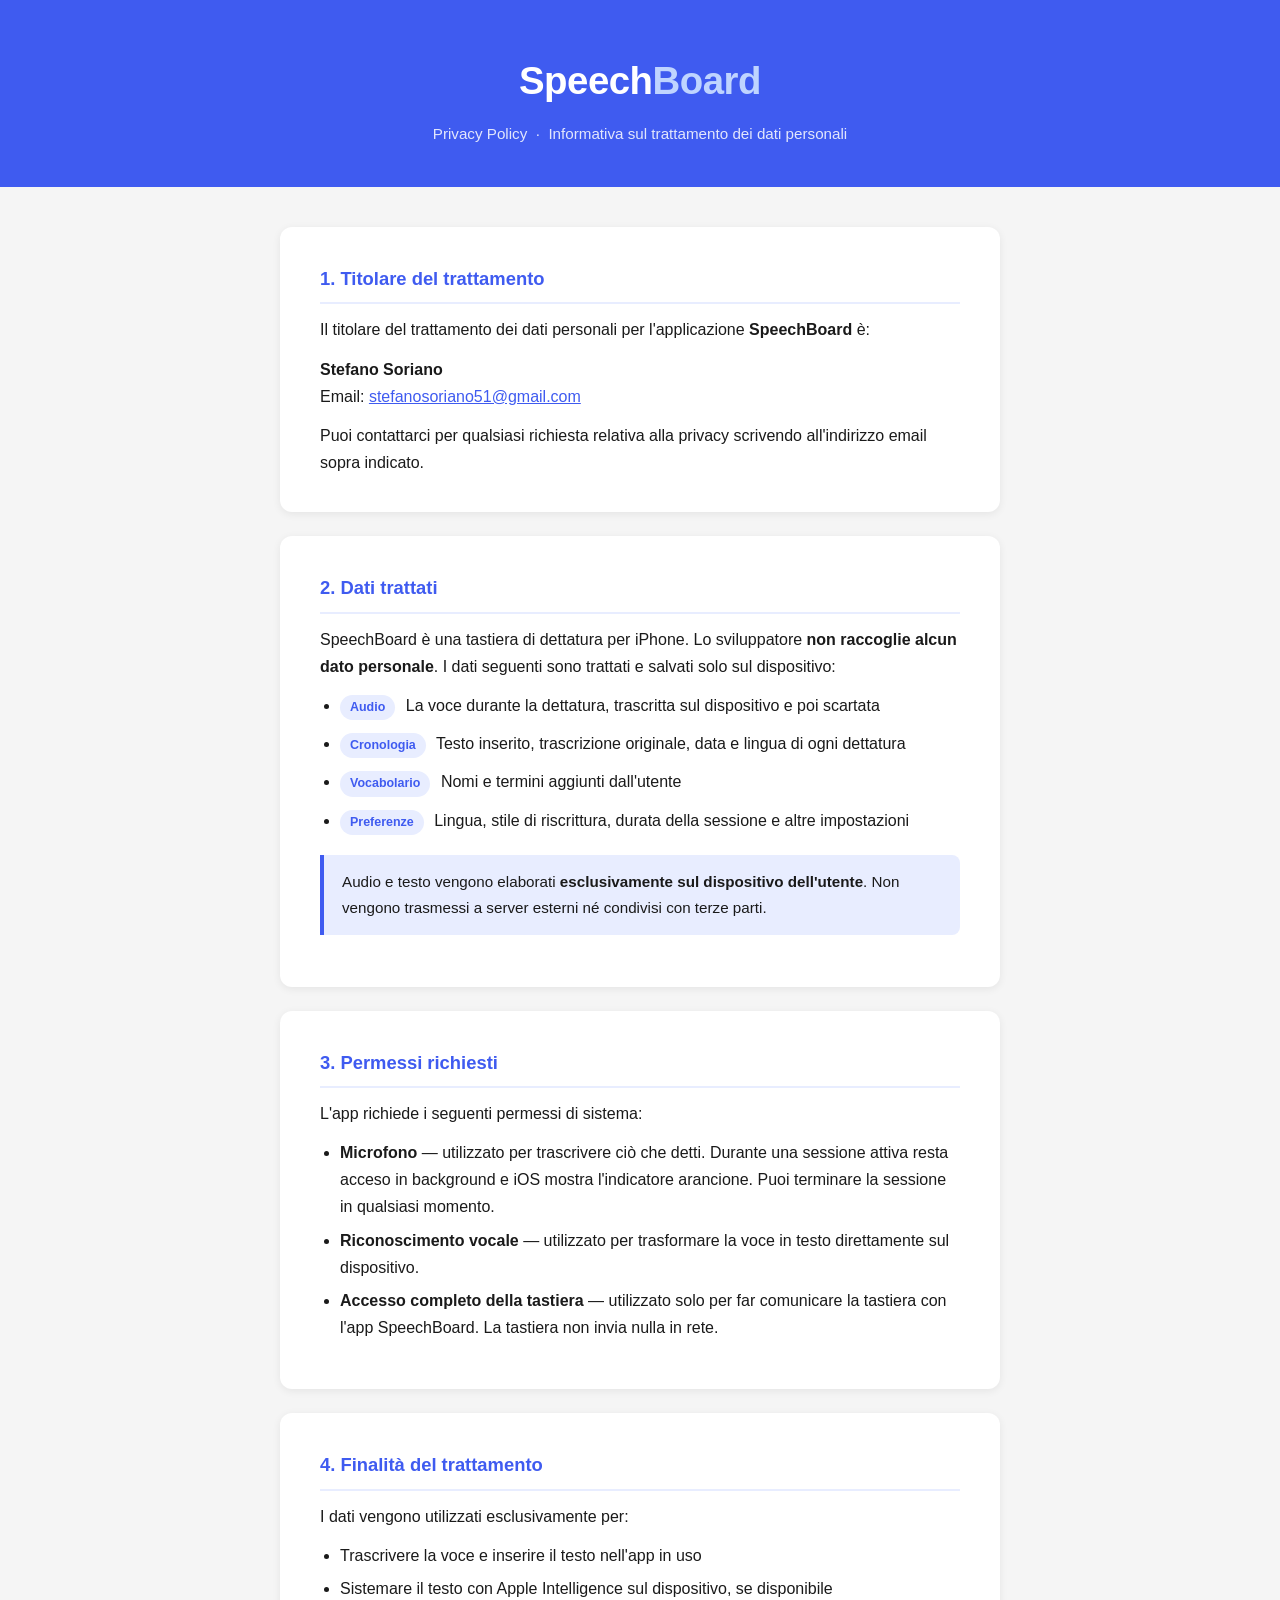
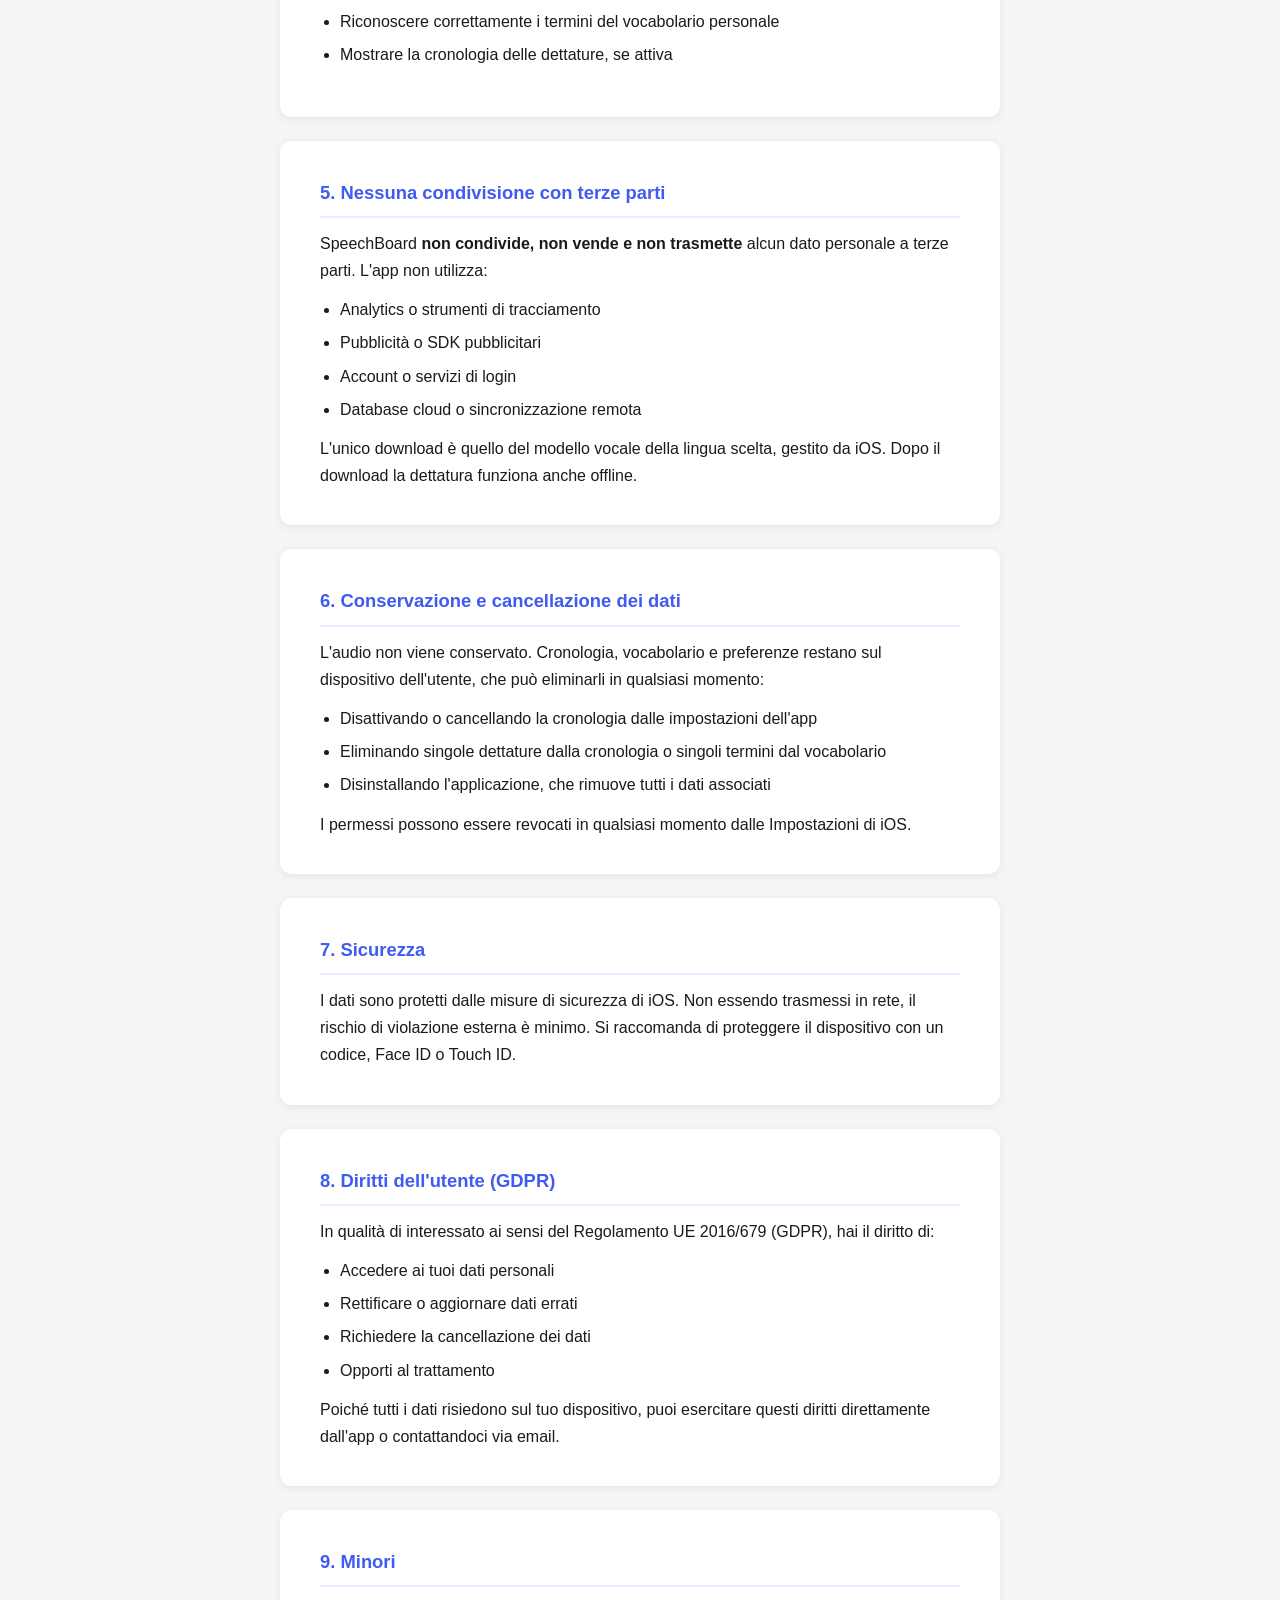
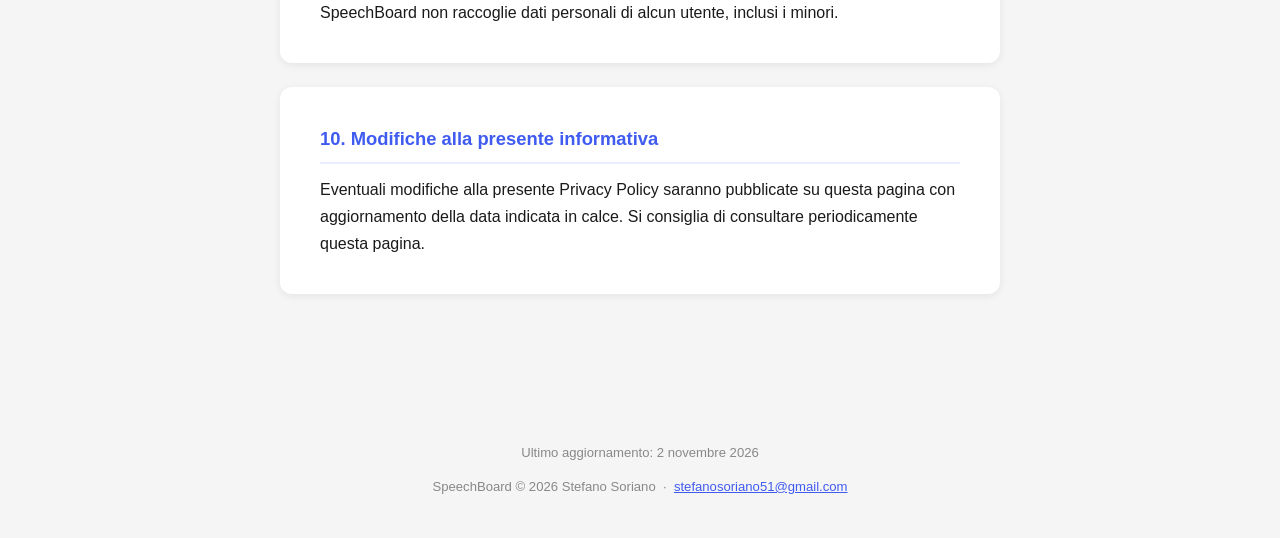
<file: speechBoard/index.html>
<!DOCTYPE html>
<html lang="it">
<head>
  <meta charset="UTF-8" />
  <meta name="viewport" content="width=device-width, initial-scale=1.0" />
  <title>Privacy Policy – SpeechBoard</title>
  <style>
    *, *::before, *::after { box-sizing: border-box; margin: 0; padding: 0; }

    body {
      font-family: -apple-system, BlinkMacSystemFont, "Segoe UI", Roboto, Helvetica, Arial, sans-serif;
      background: #f5f5f5;
      color: #1a1a1a;
      line-height: 1.7;
    }

    header {
      background: #3f5bf0;
      color: #fff;
      padding: 48px 24px 40px;
      text-align: center;
    }

    header .logo {
      font-size: 2.4rem;
      font-weight: 700;
      letter-spacing: -0.5px;
    }

    header .logo span {
      color: #bfd4ff;
    }

    header p {
      margin-top: 8px;
      font-size: 0.95rem;
      opacity: 0.85;
    }

    main {
      max-width: 760px;
      margin: 40px auto;
      padding: 0 20px 60px;
    }

    .card {
      background: #fff;
      border-radius: 12px;
      padding: 36px 40px;
      box-shadow: 0 2px 8px rgba(0,0,0,0.07);
      margin-bottom: 24px;
    }

    h2 {
      font-size: 1.15rem;
      font-weight: 700;
      color: #3f5bf0;
      margin-bottom: 12px;
      padding-bottom: 8px;
      border-bottom: 2px solid #e8edff;
    }

    p { margin-bottom: 12px; }
    p:last-child { margin-bottom: 0; }

    ul {
      margin: 8px 0 12px 20px;
    }

    ul li { margin-bottom: 6px; }

    .badge {
      display: inline-block;
      background: #e8edff;
      color: #3f5bf0;
      font-size: 0.78rem;
      font-weight: 600;
      border-radius: 20px;
      padding: 2px 10px;
      margin-right: 6px;
      margin-bottom: 4px;
    }

    .highlight {
      background: #e8edff;
      border-left: 4px solid #3f5bf0;
      border-radius: 0 8px 8px 0;
      padding: 14px 18px;
      margin: 16px 0;
      font-size: 0.95rem;
    }

    footer {
      text-align: center;
      font-size: 0.82rem;
      color: #888;
      padding: 24px 0 40px;
    }

    a { color: #3f5bf0; }

    @media (max-width: 560px) {
      .card { padding: 24px 20px; }
      header { padding: 36px 16px 28px; }
    }
  </style>
</head>
<body>

<header>
  <div class="logo">Speech<span>Board</span></div>
  <p>Privacy Policy &nbsp;·&nbsp; Informativa sul trattamento dei dati personali</p>
</header>

<main>

  <div class="card">
    <h2>1. Titolare del trattamento</h2>
    <p>Il titolare del trattamento dei dati personali per l'applicazione <strong>SpeechBoard</strong> è:</p>
    <p>
      <strong>Stefano Soriano</strong><br />
      Email: <a href="mailto:stefanosoriano51@gmail.com">stefanosoriano51@gmail.com</a>
    </p>
    <p>Puoi contattarci per qualsiasi richiesta relativa alla privacy scrivendo all'indirizzo email sopra indicato.</p>
  </div>

  <div class="card">
    <h2>2. Dati trattati</h2>
    <p>SpeechBoard è una tastiera di dettatura per iPhone. Lo sviluppatore <strong>non raccoglie alcun dato personale</strong>. I dati seguenti sono trattati e salvati solo sul dispositivo:</p>
    <ul>
      <li><span class="badge">Audio</span> La voce durante la dettatura, trascritta sul dispositivo e poi scartata</li>
      <li><span class="badge">Cronologia</span> Testo inserito, trascrizione originale, data e lingua di ogni dettatura</li>
      <li><span class="badge">Vocabolario</span> Nomi e termini aggiunti dall'utente</li>
      <li><span class="badge">Preferenze</span> Lingua, stile di riscrittura, durata della sessione e altre impostazioni</li>
    </ul>
    <div class="highlight">
      Audio e testo vengono elaborati <strong>esclusivamente sul dispositivo dell'utente</strong>. Non vengono trasmessi a server esterni né condivisi con terze parti.
    </div>
  </div>

  <div class="card">
    <h2>3. Permessi richiesti</h2>
    <p>L'app richiede i seguenti permessi di sistema:</p>
    <ul>
      <li>
        <strong>Microfono</strong> — utilizzato per trascrivere ciò che detti. Durante una sessione attiva resta acceso in background e iOS mostra l'indicatore arancione. Puoi terminare la sessione in qualsiasi momento.
      </li>
      <li>
        <strong>Riconoscimento vocale</strong> — utilizzato per trasformare la voce in testo direttamente sul dispositivo.
      </li>
      <li>
        <strong>Accesso completo della tastiera</strong> — utilizzato solo per far comunicare la tastiera con l'app SpeechBoard. La tastiera non invia nulla in rete.
      </li>
    </ul>
  </div>

  <div class="card">
    <h2>4. Finalità del trattamento</h2>
    <p>I dati vengono utilizzati esclusivamente per:</p>
    <ul>
      <li>Trascrivere la voce e inserire il testo nell'app in uso</li>
      <li>Sistemare il testo con Apple Intelligence sul dispositivo, se disponibile</li>
      <li>Riconoscere correttamente i termini del vocabolario personale</li>
      <li>Mostrare la cronologia delle dettature, se attiva</li>
    </ul>
  </div>

  <div class="card">
    <h2>5. Nessuna condivisione con terze parti</h2>
    <p>SpeechBoard <strong>non condivide, non vende e non trasmette</strong> alcun dato personale a terze parti. L'app non utilizza:</p>
    <ul>
      <li>Analytics o strumenti di tracciamento</li>
      <li>Pubblicità o SDK pubblicitari</li>
      <li>Account o servizi di login</li>
      <li>Database cloud o sincronizzazione remota</li>
    </ul>
    <p>L'unico download è quello del modello vocale della lingua scelta, gestito da iOS. Dopo il download la dettatura funziona anche offline.</p>
  </div>

  <div class="card">
    <h2>6. Conservazione e cancellazione dei dati</h2>
    <p>L'audio non viene conservato. Cronologia, vocabolario e preferenze restano sul dispositivo dell'utente, che può eliminarli in qualsiasi momento:</p>
    <ul>
      <li>Disattivando o cancellando la cronologia dalle impostazioni dell'app</li>
      <li>Eliminando singole dettature dalla cronologia o singoli termini dal vocabolario</li>
      <li>Disinstallando l'applicazione, che rimuove tutti i dati associati</li>
    </ul>
    <p>I permessi possono essere revocati in qualsiasi momento dalle Impostazioni di iOS.</p>
  </div>

  <div class="card">
    <h2>7. Sicurezza</h2>
    <p>I dati sono protetti dalle misure di sicurezza di iOS. Non essendo trasmessi in rete, il rischio di violazione esterna è minimo. Si raccomanda di proteggere il dispositivo con un codice, Face ID o Touch ID.</p>
  </div>

  <div class="card">
    <h2>8. Diritti dell'utente (GDPR)</h2>
    <p>In qualità di interessato ai sensi del Regolamento UE 2016/679 (GDPR), hai il diritto di:</p>
    <ul>
      <li>Accedere ai tuoi dati personali</li>
      <li>Rettificare o aggiornare dati errati</li>
      <li>Richiedere la cancellazione dei dati</li>
      <li>Opporti al trattamento</li>
    </ul>
    <p>Poiché tutti i dati risiedono sul tuo dispositivo, puoi esercitare questi diritti direttamente dall'app o contattandoci via email.</p>
  </div>

  <div class="card">
    <h2>9. Minori</h2>
    <p>SpeechBoard non raccoglie dati personali di alcun utente, inclusi i minori.</p>
  </div>

  <div class="card">
    <h2>10. Modifiche alla presente informativa</h2>
    <p>Eventuali modifiche alla presente Privacy Policy saranno pubblicate su questa pagina con aggiornamento della data indicata in calce. Si consiglia di consultare periodicamente questa pagina.</p>
  </div>

</main>

<footer>
  <p>Ultimo aggiornamento: 2 novembre 2026</p>
  <p style="margin-top:6px;">SpeechBoard &copy; 2026 Stefano Soriano &nbsp;·&nbsp; <a href="mailto:stefanosoriano51@gmail.com">stefanosoriano51@gmail.com</a></p>
</footer>

</body>
</html>
</file>
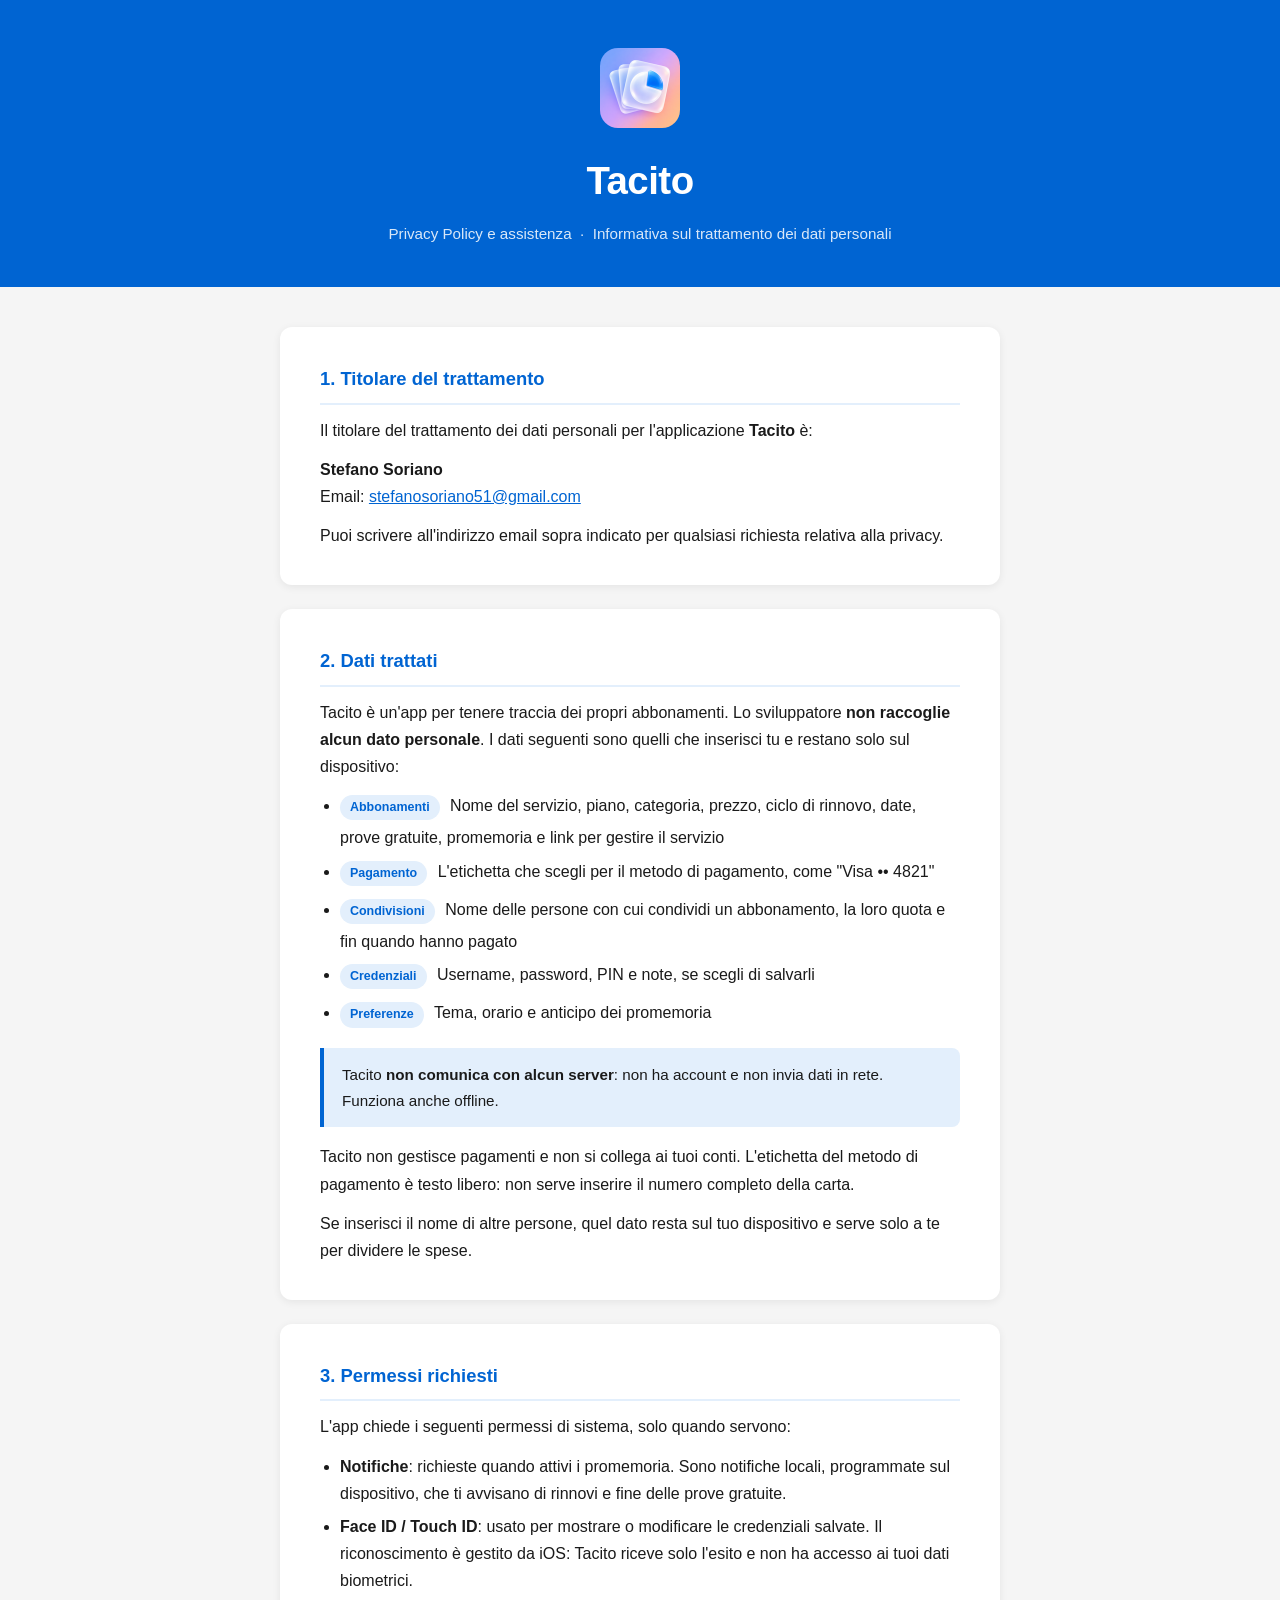
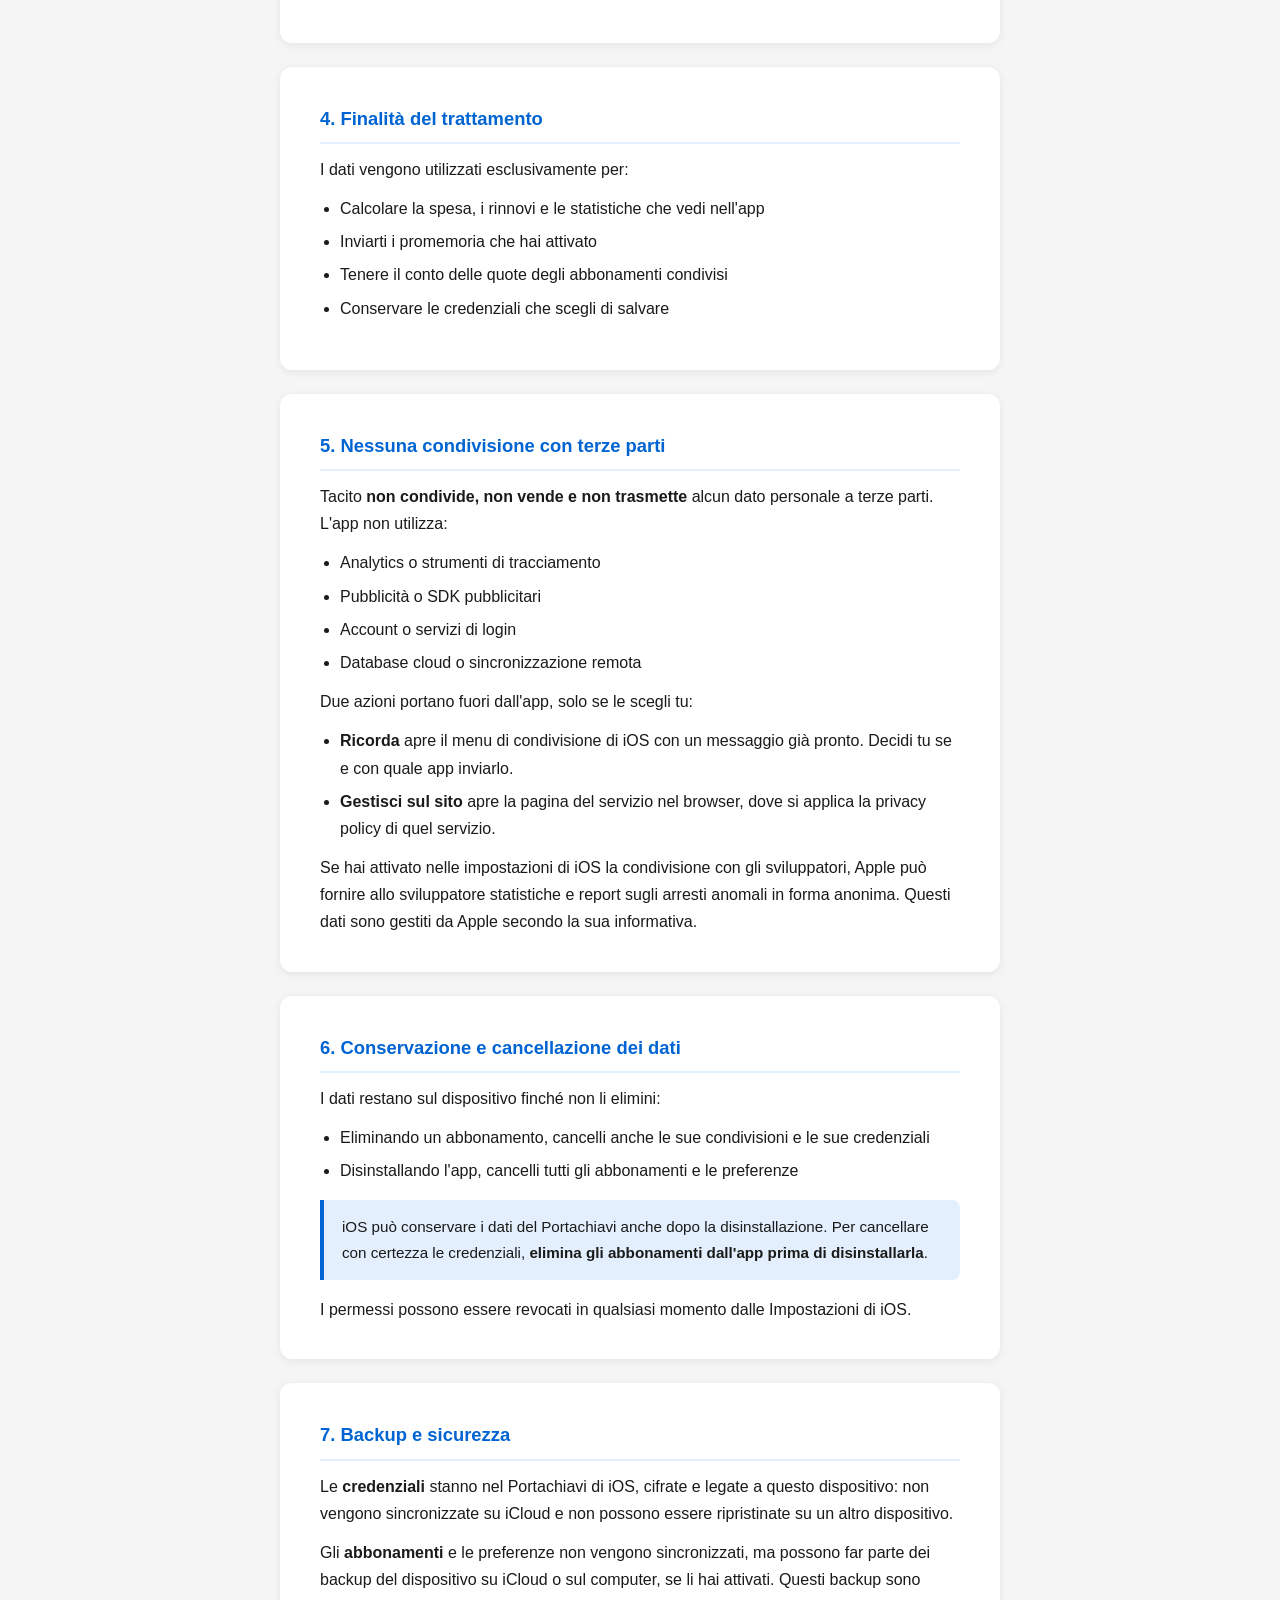
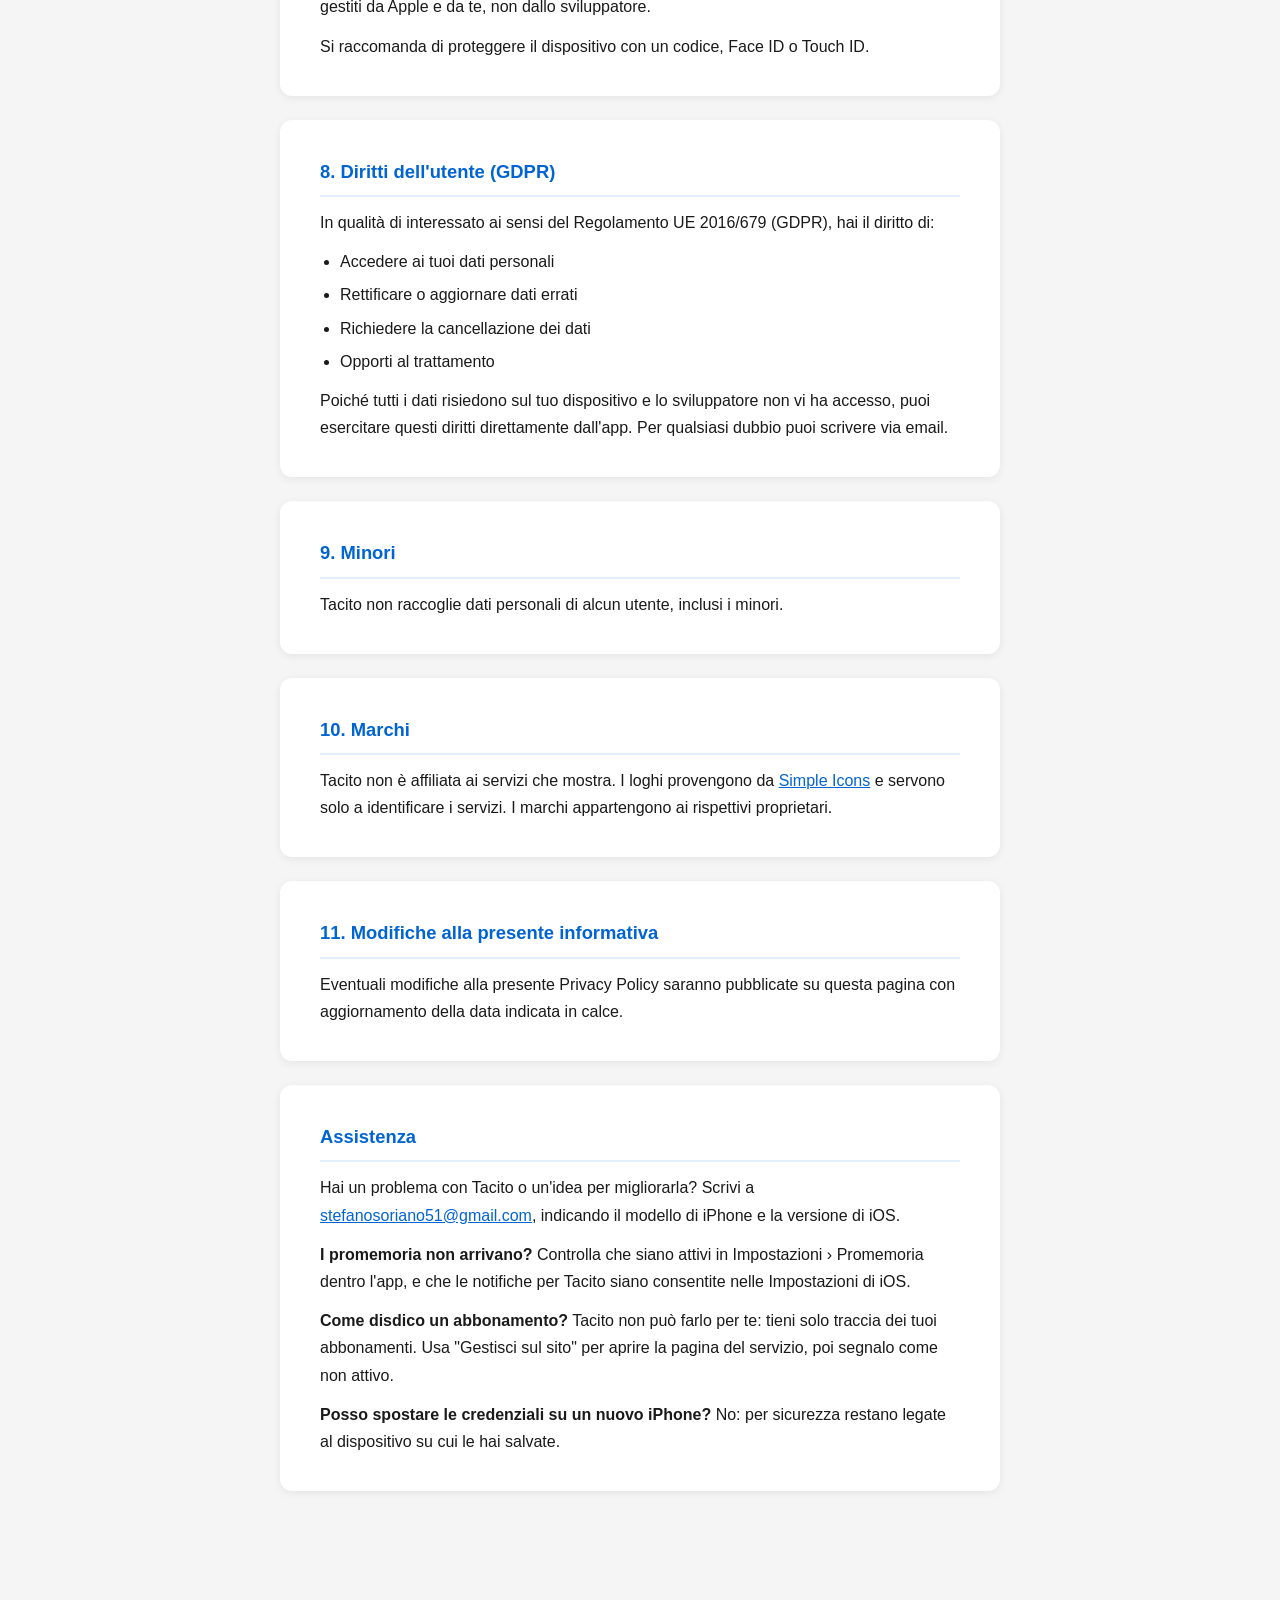
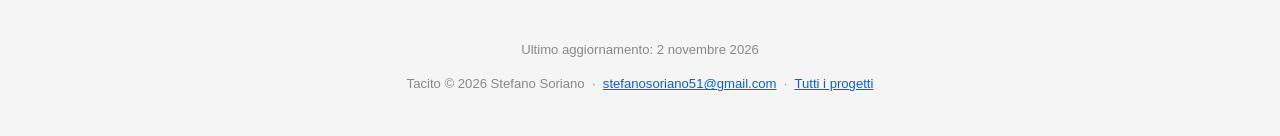
<file: tacito/index.html>
<!DOCTYPE html>
<html lang="it">
<head>
  <meta charset="UTF-8" />
  <meta name="viewport" content="width=device-width, initial-scale=1.0" />
  <title>Privacy Policy – Tacito</title>
  <meta name="description" content="Privacy Policy e assistenza di Tacito, l'app per tenere d'occhio i tuoi abbonamenti." />
  <style>
    *, *::before, *::after { box-sizing: border-box; margin: 0; padding: 0; }

    body {
      font-family: -apple-system, BlinkMacSystemFont, "Segoe UI", Roboto, Helvetica, Arial, sans-serif;
      background: #f5f5f5;
      color: #1a1a1a;
      line-height: 1.7;
    }

    header {
      background: #0064d2;
      color: #fff;
      padding: 48px 24px 40px;
      text-align: center;
    }

    header img {
      width: 80px;
      height: 80px;
      border-radius: 18px;
      margin-bottom: 12px;
    }

    header .logo {
      font-size: 2.4rem;
      font-weight: 700;
      letter-spacing: -0.5px;
    }

    header p {
      margin-top: 8px;
      font-size: 0.95rem;
      opacity: 0.85;
    }

    main {
      max-width: 760px;
      margin: 40px auto;
      padding: 0 20px 60px;
    }

    .card {
      background: #fff;
      border-radius: 12px;
      padding: 36px 40px;
      box-shadow: 0 2px 8px rgba(0,0,0,0.07);
      margin-bottom: 24px;
    }

    h2 {
      font-size: 1.15rem;
      font-weight: 700;
      color: #0064d2;
      margin-bottom: 12px;
      padding-bottom: 8px;
      border-bottom: 2px solid #e3effc;
    }

    p { margin-bottom: 12px; }
    p:last-child { margin-bottom: 0; }

    ul {
      margin: 8px 0 12px 20px;
    }

    ul li { margin-bottom: 6px; }

    .badge {
      display: inline-block;
      background: #e3effc;
      color: #0064d2;
      font-size: 0.78rem;
      font-weight: 600;
      border-radius: 20px;
      padding: 2px 10px;
      margin-right: 6px;
      margin-bottom: 4px;
    }

    .highlight {
      background: #e3effc;
      border-left: 4px solid #0064d2;
      border-radius: 0 8px 8px 0;
      padding: 14px 18px;
      margin: 16px 0;
      font-size: 0.95rem;
    }

    footer {
      text-align: center;
      font-size: 0.82rem;
      color: #888;
      padding: 24px 0 40px;
    }

    a { color: #0064d2; }

    @media (max-width: 560px) {
      .card { padding: 24px 20px; }
      header { padding: 36px 16px 28px; }
    }
  </style>
</head>
<body>

<header>
  <img src="../assets/icons/tacito.png" alt="" />
  <div class="logo">Tacito</div>
  <p>Privacy Policy e assistenza &nbsp;·&nbsp; Informativa sul trattamento dei dati personali</p>
</header>

<main>

  <div class="card">
    <h2>1. Titolare del trattamento</h2>
    <p>Il titolare del trattamento dei dati personali per l'applicazione <strong>Tacito</strong> è:</p>
    <p>
      <strong>Stefano Soriano</strong><br />
      Email: <a href="mailto:stefanosoriano51@gmail.com">stefanosoriano51@gmail.com</a>
    </p>
    <p>Puoi scrivere all'indirizzo email sopra indicato per qualsiasi richiesta relativa alla privacy.</p>
  </div>

  <div class="card">
    <h2>2. Dati trattati</h2>
    <p>Tacito è un'app per tenere traccia dei propri abbonamenti. Lo sviluppatore <strong>non raccoglie alcun dato personale</strong>. I dati seguenti sono quelli che inserisci tu e restano solo sul dispositivo:</p>
    <ul>
      <li><span class="badge">Abbonamenti</span> Nome del servizio, piano, categoria, prezzo, ciclo di rinnovo, date, prove gratuite, promemoria e link per gestire il servizio</li>
      <li><span class="badge">Pagamento</span> L'etichetta che scegli per il metodo di pagamento, come "Visa •• 4821"</li>
      <li><span class="badge">Condivisioni</span> Nome delle persone con cui condividi un abbonamento, la loro quota e fin quando hanno pagato</li>
      <li><span class="badge">Credenziali</span> Username, password, PIN e note, se scegli di salvarli</li>
      <li><span class="badge">Preferenze</span> Tema, orario e anticipo dei promemoria</li>
    </ul>
    <div class="highlight">
      Tacito <strong>non comunica con alcun server</strong>: non ha account e non invia dati in rete. Funziona anche offline.
    </div>
    <p>Tacito non gestisce pagamenti e non si collega ai tuoi conti. L'etichetta del metodo di pagamento è testo libero: non serve inserire il numero completo della carta.</p>
    <p>Se inserisci il nome di altre persone, quel dato resta sul tuo dispositivo e serve solo a te per dividere le spese.</p>
  </div>

  <div class="card">
    <h2>3. Permessi richiesti</h2>
    <p>L'app chiede i seguenti permessi di sistema, solo quando servono:</p>
    <ul>
      <li>
        <strong>Notifiche</strong>: richieste quando attivi i promemoria. Sono notifiche locali, programmate sul dispositivo, che ti avvisano di rinnovi e fine delle prove gratuite.
      </li>
      <li>
        <strong>Face ID / Touch ID</strong>: usato per mostrare o modificare le credenziali salvate. Il riconoscimento è gestito da iOS: Tacito riceve solo l'esito e non ha accesso ai tuoi dati biometrici.
      </li>
    </ul>
  </div>

  <div class="card">
    <h2>4. Finalità del trattamento</h2>
    <p>I dati vengono utilizzati esclusivamente per:</p>
    <ul>
      <li>Calcolare la spesa, i rinnovi e le statistiche che vedi nell'app</li>
      <li>Inviarti i promemoria che hai attivato</li>
      <li>Tenere il conto delle quote degli abbonamenti condivisi</li>
      <li>Conservare le credenziali che scegli di salvare</li>
    </ul>
  </div>

  <div class="card">
    <h2>5. Nessuna condivisione con terze parti</h2>
    <p>Tacito <strong>non condivide, non vende e non trasmette</strong> alcun dato personale a terze parti. L'app non utilizza:</p>
    <ul>
      <li>Analytics o strumenti di tracciamento</li>
      <li>Pubblicità o SDK pubblicitari</li>
      <li>Account o servizi di login</li>
      <li>Database cloud o sincronizzazione remota</li>
    </ul>
    <p>Due azioni portano fuori dall'app, solo se le scegli tu:</p>
    <ul>
      <li><strong>Ricorda</strong> apre il menu di condivisione di iOS con un messaggio già pronto. Decidi tu se e con quale app inviarlo.</li>
      <li><strong>Gestisci sul sito</strong> apre la pagina del servizio nel browser, dove si applica la privacy policy di quel servizio.</li>
    </ul>
    <p>Se hai attivato nelle impostazioni di iOS la condivisione con gli sviluppatori, Apple può fornire allo sviluppatore statistiche e report sugli arresti anomali in forma anonima. Questi dati sono gestiti da Apple secondo la sua informativa.</p>
  </div>

  <div class="card">
    <h2>6. Conservazione e cancellazione dei dati</h2>
    <p>I dati restano sul dispositivo finché non li elimini:</p>
    <ul>
      <li>Eliminando un abbonamento, cancelli anche le sue condivisioni e le sue credenziali</li>
      <li>Disinstallando l'app, cancelli tutti gli abbonamenti e le preferenze</li>
    </ul>
    <div class="highlight">
      iOS può conservare i dati del Portachiavi anche dopo la disinstallazione. Per cancellare con certezza le credenziali, <strong>elimina gli abbonamenti dall'app prima di disinstallarla</strong>.
    </div>
    <p>I permessi possono essere revocati in qualsiasi momento dalle Impostazioni di iOS.</p>
  </div>

  <div class="card">
    <h2>7. Backup e sicurezza</h2>
    <p>Le <strong>credenziali</strong> stanno nel Portachiavi di iOS, cifrate e legate a questo dispositivo: non vengono sincronizzate su iCloud e non possono essere ripristinate su un altro dispositivo.</p>
    <p>Gli <strong>abbonamenti</strong> e le preferenze non vengono sincronizzati, ma possono far parte dei backup del dispositivo su iCloud o sul computer, se li hai attivati. Questi backup sono gestiti da Apple e da te, non dallo sviluppatore.</p>
    <p>Si raccomanda di proteggere il dispositivo con un codice, Face ID o Touch ID.</p>
  </div>

  <div class="card">
    <h2>8. Diritti dell'utente (GDPR)</h2>
    <p>In qualità di interessato ai sensi del Regolamento UE 2016/679 (GDPR), hai il diritto di:</p>
    <ul>
      <li>Accedere ai tuoi dati personali</li>
      <li>Rettificare o aggiornare dati errati</li>
      <li>Richiedere la cancellazione dei dati</li>
      <li>Opporti al trattamento</li>
    </ul>
    <p>Poiché tutti i dati risiedono sul tuo dispositivo e lo sviluppatore non vi ha accesso, puoi esercitare questi diritti direttamente dall'app. Per qualsiasi dubbio puoi scrivere via email.</p>
  </div>

  <div class="card">
    <h2>9. Minori</h2>
    <p>Tacito non raccoglie dati personali di alcun utente, inclusi i minori.</p>
  </div>

  <div class="card">
    <h2>10. Marchi</h2>
    <p>Tacito non è affiliata ai servizi che mostra. I loghi provengono da <a href="https://simpleicons.org">Simple Icons</a> e servono solo a identificare i servizi. I marchi appartengono ai rispettivi proprietari.</p>
  </div>

  <div class="card">
    <h2>11. Modifiche alla presente informativa</h2>
    <p>Eventuali modifiche alla presente Privacy Policy saranno pubblicate su questa pagina con aggiornamento della data indicata in calce.</p>
  </div>

  <div class="card" id="assistenza">
    <h2>Assistenza</h2>
    <p>Hai un problema con Tacito o un'idea per migliorarla? Scrivi a <a href="mailto:stefanosoriano51@gmail.com?subject=Tacito">stefanosoriano51@gmail.com</a>, indicando il modello di iPhone e la versione di iOS.</p>
    <p><strong>I promemoria non arrivano?</strong> Controlla che siano attivi in Impostazioni › Promemoria dentro l'app, e che le notifiche per Tacito siano consentite nelle Impostazioni di iOS.</p>
    <p><strong>Come disdico un abbonamento?</strong> Tacito non può farlo per te: tieni solo traccia dei tuoi abbonamenti. Usa "Gestisci sul sito" per aprire la pagina del servizio, poi segnalo come non attivo.</p>
    <p><strong>Posso spostare le credenziali su un nuovo iPhone?</strong> No: per sicurezza restano legate al dispositivo su cui le hai salvate.</p>
  </div>

</main>

<footer>
  <p>Ultimo aggiornamento: 2 novembre 2026</p>
  <p style="margin-top:6px;">Tacito &copy; 2026 Stefano Soriano &nbsp;·&nbsp; <a href="mailto:stefanosoriano51@gmail.com">stefanosoriano51@gmail.com</a> &nbsp;·&nbsp; <a href="../">Tutti i progetti</a></p>
</footer>

</body>
</html>
</file>
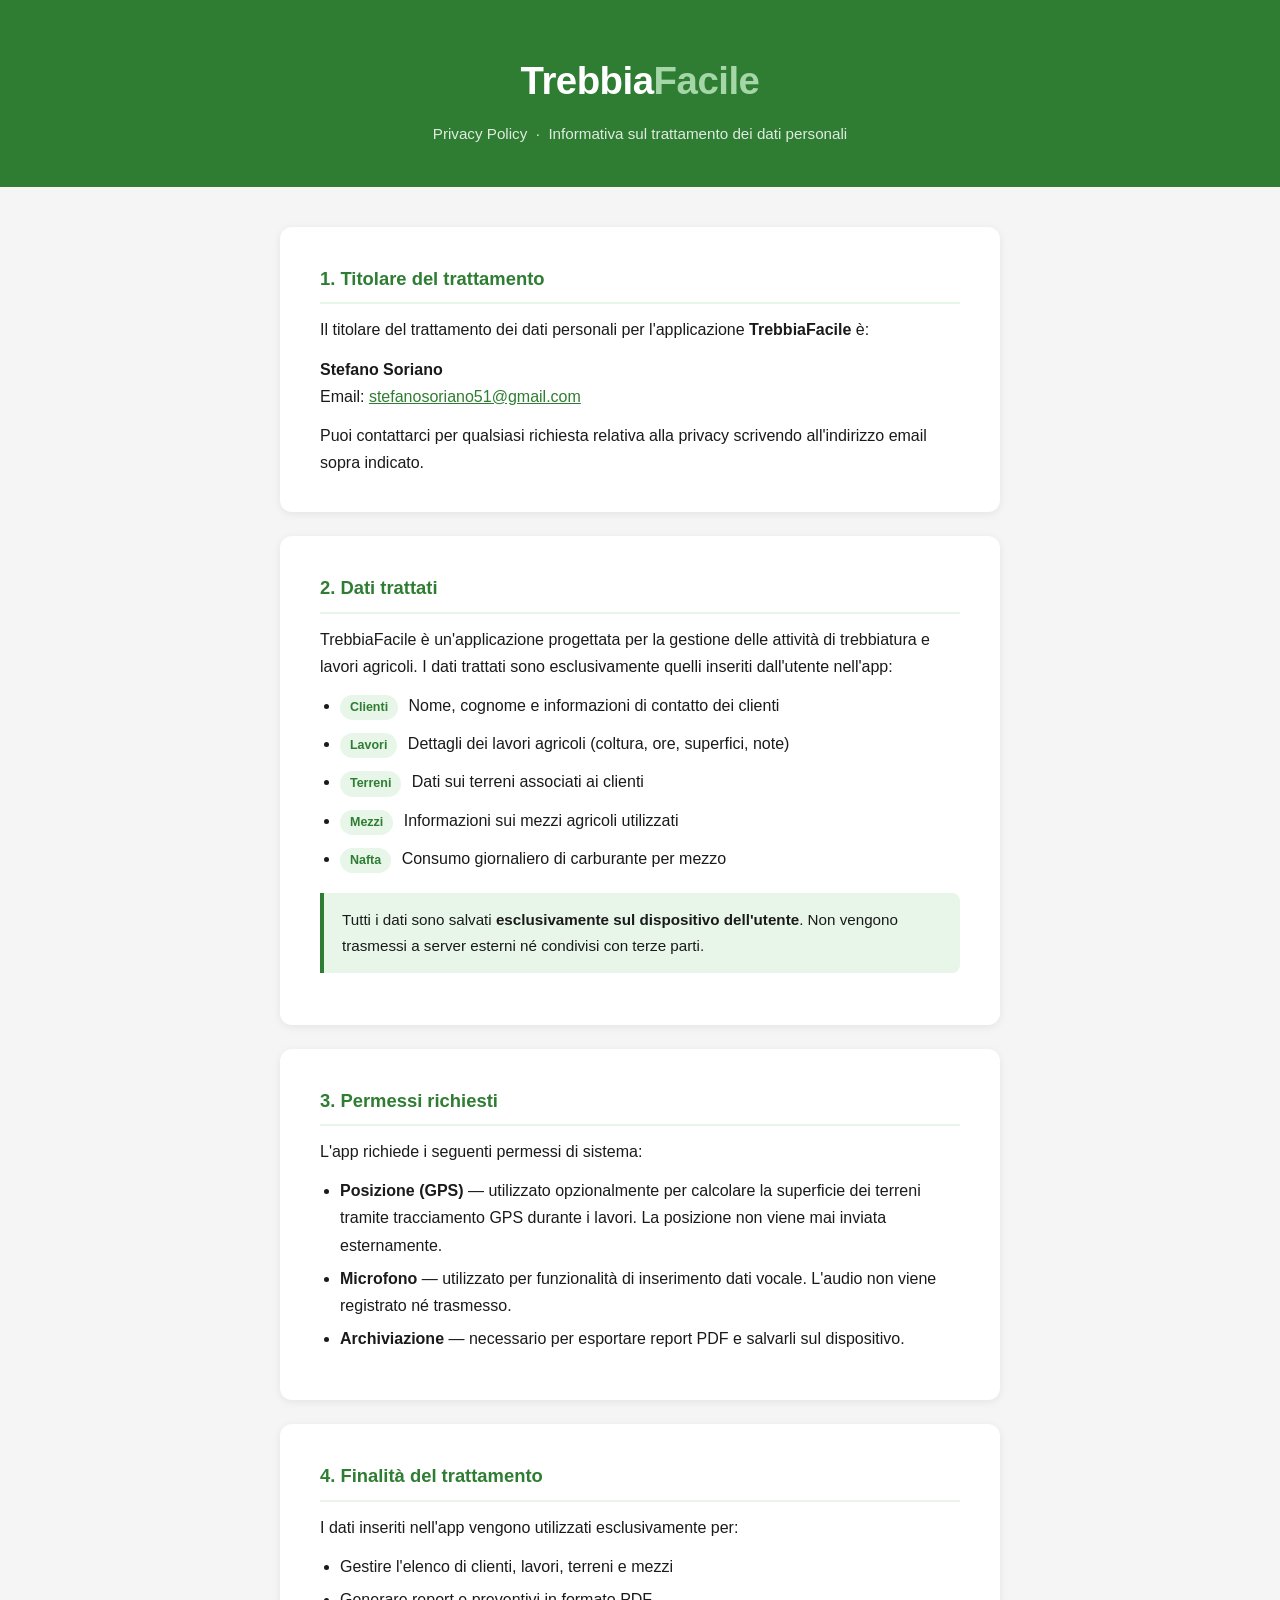
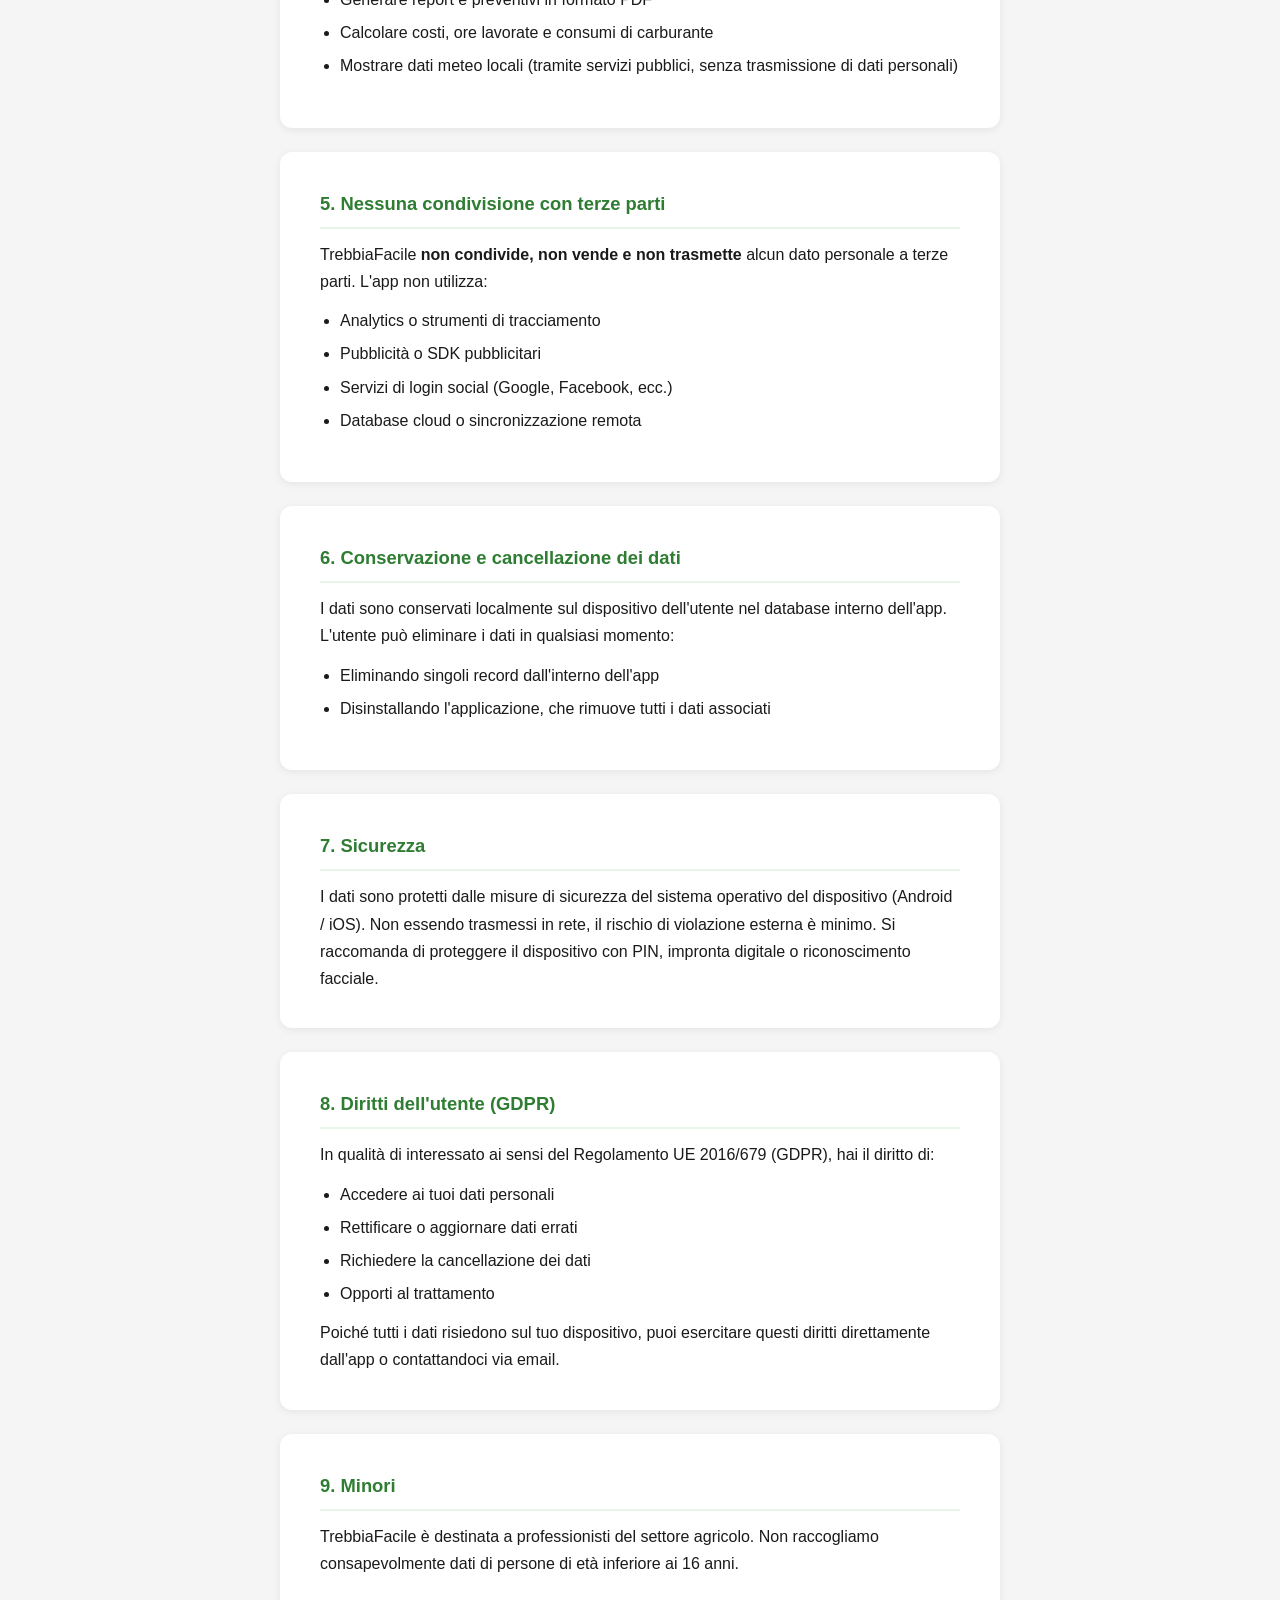
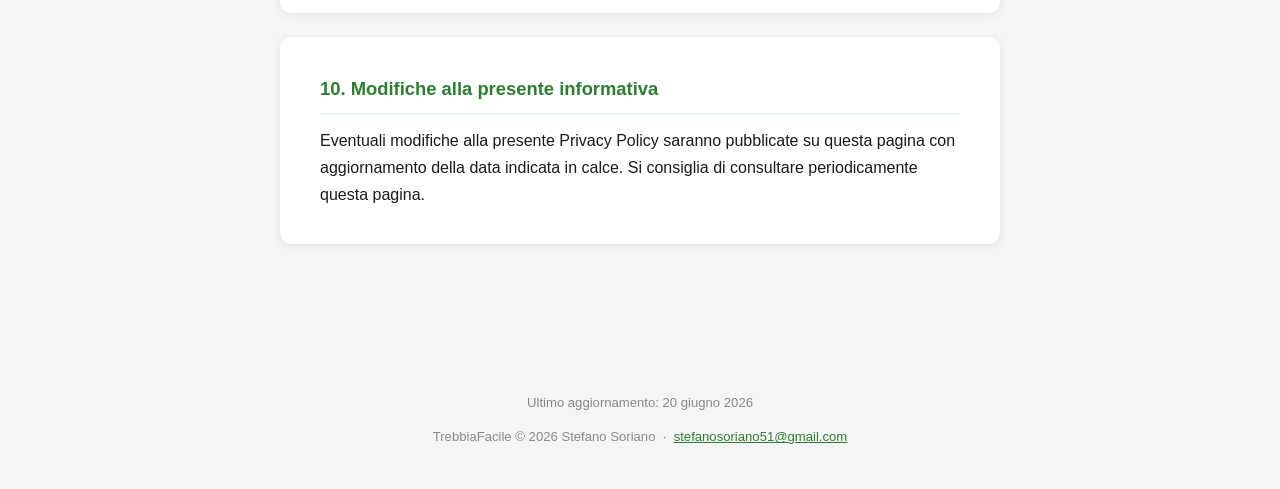
<file: trebbiaFacile/index.html>
<!DOCTYPE html>
<html lang="it">
<head>
  <meta charset="UTF-8" />
  <meta name="viewport" content="width=device-width, initial-scale=1.0" />
  <title>Privacy Policy – TrebbiaFacile</title>
  <style>
    *, *::before, *::after { box-sizing: border-box; margin: 0; padding: 0; }

    body {
      font-family: -apple-system, BlinkMacSystemFont, "Segoe UI", Roboto, Helvetica, Arial, sans-serif;
      background: #f5f5f5;
      color: #1a1a1a;
      line-height: 1.7;
    }

    header {
      background: #2e7d32;
      color: #fff;
      padding: 48px 24px 40px;
      text-align: center;
    }

    header .logo {
      font-size: 2.4rem;
      font-weight: 700;
      letter-spacing: -0.5px;
    }

    header .logo span {
      color: #a5d6a7;
    }

    header p {
      margin-top: 8px;
      font-size: 0.95rem;
      opacity: 0.85;
    }

    main {
      max-width: 760px;
      margin: 40px auto;
      padding: 0 20px 60px;
    }

    .card {
      background: #fff;
      border-radius: 12px;
      padding: 36px 40px;
      box-shadow: 0 2px 8px rgba(0,0,0,0.07);
      margin-bottom: 24px;
    }

    h2 {
      font-size: 1.15rem;
      font-weight: 700;
      color: #2e7d32;
      margin-bottom: 12px;
      padding-bottom: 8px;
      border-bottom: 2px solid #e8f5e9;
    }

    p { margin-bottom: 12px; }
    p:last-child { margin-bottom: 0; }

    ul {
      margin: 8px 0 12px 20px;
    }

    ul li { margin-bottom: 6px; }

    .badge {
      display: inline-block;
      background: #e8f5e9;
      color: #2e7d32;
      font-size: 0.78rem;
      font-weight: 600;
      border-radius: 20px;
      padding: 2px 10px;
      margin-right: 6px;
      margin-bottom: 4px;
    }

    .highlight {
      background: #e8f5e9;
      border-left: 4px solid #2e7d32;
      border-radius: 0 8px 8px 0;
      padding: 14px 18px;
      margin: 16px 0;
      font-size: 0.95rem;
    }

    footer {
      text-align: center;
      font-size: 0.82rem;
      color: #888;
      padding: 24px 0 40px;
    }

    a { color: #2e7d32; }

    @media (max-width: 560px) {
      .card { padding: 24px 20px; }
      header { padding: 36px 16px 28px; }
    }
  </style>
</head>
<body>

<header>
  <div class="logo">Trebbia<span>Facile</span></div>
  <p>Privacy Policy &nbsp;·&nbsp; Informativa sul trattamento dei dati personali</p>
</header>

<main>

  <div class="card">
    <h2>1. Titolare del trattamento</h2>
    <p>Il titolare del trattamento dei dati personali per l'applicazione <strong>TrebbiaFacile</strong> è:</p>
    <p>
      <strong>Stefano Soriano</strong><br />
      Email: <a href="mailto:stefanosoriano51@gmail.com">stefanosoriano51@gmail.com</a>
    </p>
    <p>Puoi contattarci per qualsiasi richiesta relativa alla privacy scrivendo all'indirizzo email sopra indicato.</p>
  </div>

  <div class="card">
    <h2>2. Dati trattati</h2>
    <p>TrebbiaFacile è un'applicazione progettata per la gestione delle attività di trebbiatura e lavori agricoli. I dati trattati sono esclusivamente quelli inseriti dall'utente nell'app:</p>
    <ul>
      <li><span class="badge">Clienti</span> Nome, cognome e informazioni di contatto dei clienti</li>
      <li><span class="badge">Lavori</span> Dettagli dei lavori agricoli (coltura, ore, superfici, note)</li>
      <li><span class="badge">Terreni</span> Dati sui terreni associati ai clienti</li>
      <li><span class="badge">Mezzi</span> Informazioni sui mezzi agricoli utilizzati</li>
      <li><span class="badge">Nafta</span> Consumo giornaliero di carburante per mezzo</li>
    </ul>
    <div class="highlight">
      Tutti i dati sono salvati <strong>esclusivamente sul dispositivo dell'utente</strong>. Non vengono trasmessi a server esterni né condivisi con terze parti.
    </div>
  </div>

  <div class="card">
    <h2>3. Permessi richiesti</h2>
    <p>L'app richiede i seguenti permessi di sistema:</p>
    <ul>
      <li>
        <strong>Posizione (GPS)</strong> — utilizzato opzionalmente per calcolare la superficie dei terreni tramite tracciamento GPS durante i lavori. La posizione non viene mai inviata esternamente.
      </li>
      <li>
        <strong>Microfono</strong> — utilizzato per funzionalità di inserimento dati vocale. L'audio non viene registrato né trasmesso.
      </li>
      <li>
        <strong>Archiviazione</strong> — necessario per esportare report PDF e salvarli sul dispositivo.
      </li>
    </ul>
  </div>

  <div class="card">
    <h2>4. Finalità del trattamento</h2>
    <p>I dati inseriti nell'app vengono utilizzati esclusivamente per:</p>
    <ul>
      <li>Gestire l'elenco di clienti, lavori, terreni e mezzi</li>
      <li>Generare report e preventivi in formato PDF</li>
      <li>Calcolare costi, ore lavorate e consumi di carburante</li>
      <li>Mostrare dati meteo locali (tramite servizi pubblici, senza trasmissione di dati personali)</li>
    </ul>
  </div>

  <div class="card">
    <h2>5. Nessuna condivisione con terze parti</h2>
    <p>TrebbiaFacile <strong>non condivide, non vende e non trasmette</strong> alcun dato personale a terze parti. L'app non utilizza:</p>
    <ul>
      <li>Analytics o strumenti di tracciamento</li>
      <li>Pubblicità o SDK pubblicitari</li>
      <li>Servizi di login social (Google, Facebook, ecc.)</li>
      <li>Database cloud o sincronizzazione remota</li>
    </ul>
  </div>

  <div class="card">
    <h2>6. Conservazione e cancellazione dei dati</h2>
    <p>I dati sono conservati localmente sul dispositivo dell'utente nel database interno dell'app. L'utente può eliminare i dati in qualsiasi momento:</p>
    <ul>
      <li>Eliminando singoli record dall'interno dell'app</li>
      <li>Disinstallando l'applicazione, che rimuove tutti i dati associati</li>
    </ul>
  </div>

  <div class="card">
    <h2>7. Sicurezza</h2>
    <p>I dati sono protetti dalle misure di sicurezza del sistema operativo del dispositivo (Android / iOS). Non essendo trasmessi in rete, il rischio di violazione esterna è minimo. Si raccomanda di proteggere il dispositivo con PIN, impronta digitale o riconoscimento facciale.</p>
  </div>

  <div class="card">
    <h2>8. Diritti dell'utente (GDPR)</h2>
    <p>In qualità di interessato ai sensi del Regolamento UE 2016/679 (GDPR), hai il diritto di:</p>
    <ul>
      <li>Accedere ai tuoi dati personali</li>
      <li>Rettificare o aggiornare dati errati</li>
      <li>Richiedere la cancellazione dei dati</li>
      <li>Opporti al trattamento</li>
    </ul>
    <p>Poiché tutti i dati risiedono sul tuo dispositivo, puoi esercitare questi diritti direttamente dall'app o contattandoci via email.</p>
  </div>

  <div class="card">
    <h2>9. Minori</h2>
    <p>TrebbiaFacile è destinata a professionisti del settore agricolo. Non raccogliamo consapevolmente dati di persone di età inferiore ai 16 anni.</p>
  </div>

  <div class="card">
    <h2>10. Modifiche alla presente informativa</h2>
    <p>Eventuali modifiche alla presente Privacy Policy saranno pubblicate su questa pagina con aggiornamento della data indicata in calce. Si consiglia di consultare periodicamente questa pagina.</p>
  </div>

</main>

<footer>
  <p>Ultimo aggiornamento: 20 giugno 2026</p>
  <p style="margin-top:6px;">TrebbiaFacile &copy; 2026 Stefano Soriano &nbsp;·&nbsp; <a href="mailto:stefanosoriano51@gmail.com">stefanosoriano51@gmail.com</a></p>
</footer>

</body>
</html>
</file>
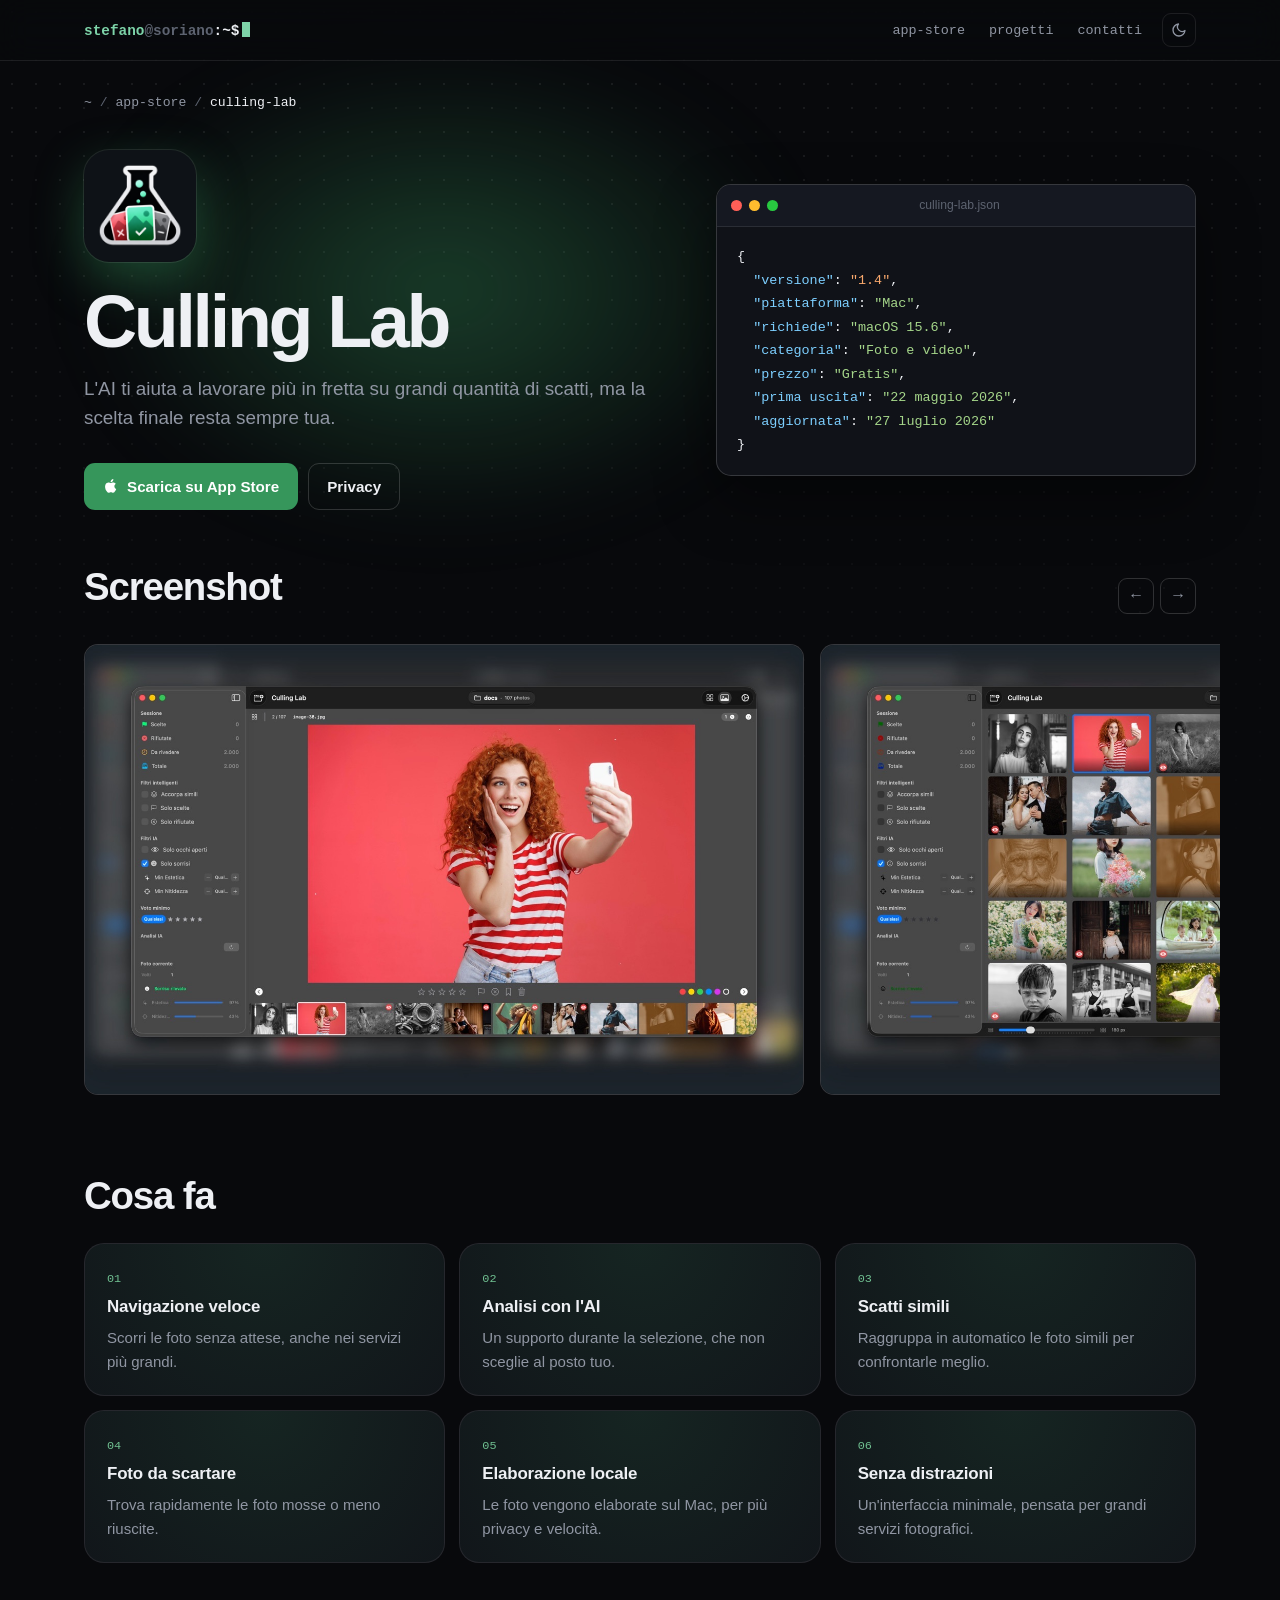
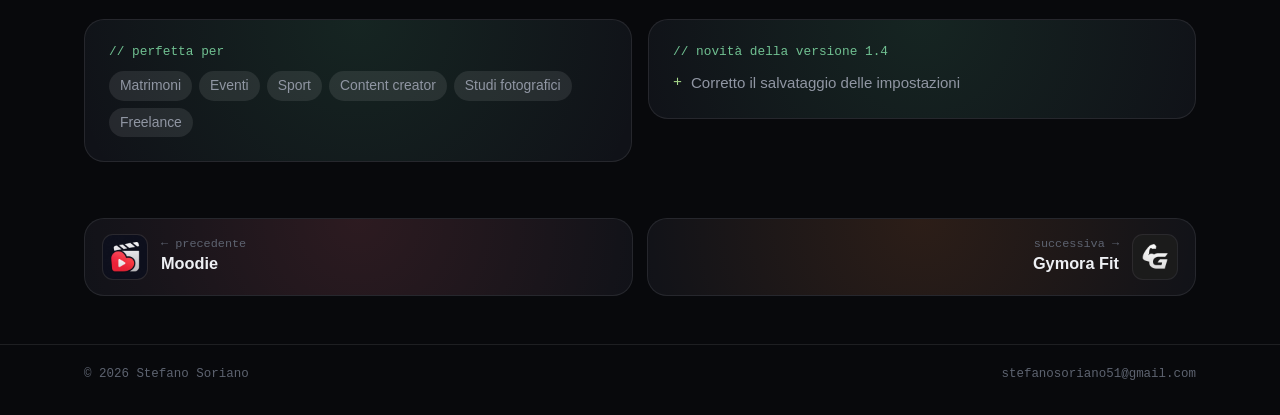
<file: progetti/culling-lab/index.html>
<!DOCTYPE html>
<html lang="it" data-theme="dark">
<head>
  <meta charset="UTF-8" />
  <meta name="viewport" content="width=device-width, initial-scale=1.0" />
  <title>Culling Lab – Seleziona migliaia di foto, senza perdere il controllo.</title>
  <meta name="description" content="L&#x27;AI ti aiuta a lavorare più in fretta su grandi quantità di scatti, ma la scelta finale resta sempre tua." />
  <meta name="theme-color" content="#08090c" />
  <meta property="og:type" content="website" />
  <meta property="og:title" content="Culling Lab – Seleziona migliaia di foto, senza perdere il controllo." />
  <meta property="og:description" content="L&#x27;AI ti aiuta a lavorare più in fretta su grandi quantità di scatti, ma la scelta finale resta sempre tua." />
  <meta property="og:url" content="https://kiritos9.github.io/documenti_app/progetti/culling-lab/" />
  <meta property="og:image" content="https://kiritos9.github.io/documenti_app/assets/apps/culling-lab/icon.png" />
  <link rel="canonical" href="https://kiritos9.github.io/documenti_app/progetti/culling-lab/" />
  <link rel="icon" href="data:image/svg+xml,%3Csvg xmlns='http://www.w3.org/2000/svg' viewBox='0 0 32 32'%3E%3Crect width='32' height='32' rx='7' fill='%2308090c'/%3E%3Cpath d='M8 10l6 6-6 6' fill='none' stroke='%237dd3a8' stroke-width='3' stroke-linecap='round' stroke-linejoin='round'/%3E%3Cpath d='M16 23h8' stroke='%23eef0f4' stroke-width='3' stroke-linecap='round'/%3E%3C/svg%3E" />
  <script>
    document.documentElement.classList.add("js");
    try { var t = localStorage.getItem("theme"); if (t) document.documentElement.dataset.theme = t; } catch (e) {}
  </script>
  <link rel="stylesheet" href="../../assets/site.css" />
</head>
<body>

<header class="nav">
  <div class="wrap">
    <a class="brand" href="../../"><b>stefano</b><i>@soriano</i>:~$<span class="cursor" aria-hidden="true"></span></a>
    <nav aria-label="Principale">
      <a href="../../#app-store">app-store</a>
      <a class="opt" href="../../#progetti">progetti</a>
      <a href="../../#contatti">contatti</a>
      <button class="theme" type="button" aria-label="Cambia tema"><svg class="moon" viewBox="0 0 24 24" fill="none" stroke="currentColor" stroke-width="2" stroke-linecap="round" stroke-linejoin="round" aria-hidden="true"><path d="M21 12.8A9 9 0 1 1 11.2 3a7 7 0 0 0 9.8 9.8z"/></svg><svg class="sun" viewBox="0 0 24 24" fill="none" stroke="currentColor" stroke-width="2" stroke-linecap="round" aria-hidden="true"><circle cx="12" cy="12" r="4"/><path d="M12 2v2M12 20v2M4.9 4.9l1.4 1.4M17.7 17.7l1.4 1.4M2 12h2M20 12h2M4.9 19.1l1.4-1.4M17.7 6.3l1.4-1.4"/></svg></button>
    </nav>
  </div>
</header>

<main class="wrap" style="--a:#3fae6a">

  <p class="crumb"><a href="../../">~</a> / <a href="../../#app-store">app-store</a> / <b>culling-lab</b></p>

  <section class="detail-hero">
    <div>
      <img class="icon" src="../../assets/apps/culling-lab/icon.png" alt="" width="112" height="112" />
      <h1>Culling Lab</h1>
      <p class="lede">L&#x27;AI ti aiuta a lavorare più in fretta su grandi quantità di scatti, ma la scelta finale resta sempre tua.</p>
      <div class="actions">
        <a class="btn primary" href="https://apps.apple.com/it/app/culling-lab/id6765623888?mt=12"><svg viewBox="0 0 24 24" fill="currentColor" aria-hidden="true"><path d="M17.05 12.54c-.03-2.6 2.12-3.85 2.22-3.91-1.21-1.77-3.09-2.01-3.76-2.04-1.6-.16-3.12.94-3.93.94-.81 0-2.06-.92-3.39-.89-1.74.03-3.35 1.01-4.25 2.57-1.81 3.14-.46 7.8 1.3 10.35.86 1.25 1.89 2.65 3.24 2.6 1.3-.05 1.79-.84 3.36-.84s2.01.84 3.39.81c1.4-.02 2.28-1.27 3.14-2.53.99-1.45 1.4-2.85 1.42-2.93-.03-.01-2.72-1.04-2.74-4.13zM14.47 4.9c.71-.87 1.2-2.07 1.07-3.27-1.03.04-2.28.69-3.02 1.55-.66.77-1.24 1.99-1.09 3.17 1.15.09 2.33-.58 3.04-1.45z"/></svg>Scarica su App Store</a>
        <a class="btn" href="../../culling/">Privacy</a>
      </div>
    </div>
    <div class="code manifest">
      <div class="term-bar"><i></i><i></i><i></i><span>culling-lab.json</span></div>
<pre><code>{
  <span class="t">"versione"</span>: <span class="u">"1.4"</span>,
  <span class="t">"piattaforma"</span>: <span class="s">"Mac"</span>,
  <span class="t">"richiede"</span>: <span class="s">"macOS 15.6"</span>,
  <span class="t">"categoria"</span>: <span class="s">"Foto e video"</span>,
  <span class="t">"prezzo"</span>: <span class="s">"Gratis"</span>,
  <span class="t">"prima uscita"</span>: <span class="s">"22 maggio 2026"</span>,
  <span class="t">"aggiornata"</span>: <span class="s">"27 luglio 2026"</span>
}</code></pre>
    </div>
  </section>

  <section class="section" style="padding-top:0">
    <div class="section-head">
      <div>
        <h2>Screenshot</h2>
        
      </div>
      <div class="arrows">
        <button type="button" data-dir="-1" aria-label="Screenshot precedente">←</button>
        <button type="button" data-dir="1" aria-label="Screenshot successivo">→</button>
      </div>
    </div>
    <div class="gallery mac" tabindex="0" aria-label="Screenshot di Culling Lab">
      <img src="../../assets/apps/culling-lab/s1.jpg" alt="Screenshot 1 di Culling Lab" width="1400" height="875" loading="lazy" />
      <img src="../../assets/apps/culling-lab/s2.jpg" alt="Screenshot 2 di Culling Lab" width="1400" height="875" loading="lazy" />
      <img src="../../assets/apps/culling-lab/s3.jpg" alt="Screenshot 3 di Culling Lab" width="1400" height="875" loading="lazy" />
    </div>
  </section>

  <section class="section" style="padding-top:0">
    <div class="section-head"><h2>Cosa fa</h2></div>
    <ul class="features">
      <li><article class="card feature reveal">
        <p class="idx">01</p>
        <h3>Navigazione veloce</h3>
        <p>Scorri le foto senza attese, anche nei servizi più grandi.</p>
      </article></li>
      <li><article class="card feature reveal">
        <p class="idx">02</p>
        <h3>Analisi con l&#x27;AI</h3>
        <p>Un supporto durante la selezione, che non sceglie al posto tuo.</p>
      </article></li>
      <li><article class="card feature reveal">
        <p class="idx">03</p>
        <h3>Scatti simili</h3>
        <p>Raggruppa in automatico le foto simili per confrontarle meglio.</p>
      </article></li>
      <li><article class="card feature reveal">
        <p class="idx">04</p>
        <h3>Foto da scartare</h3>
        <p>Trova rapidamente le foto mosse o meno riuscite.</p>
      </article></li>
      <li><article class="card feature reveal">
        <p class="idx">05</p>
        <h3>Elaborazione locale</h3>
        <p>Le foto vengono elaborate sul Mac, per più privacy e velocità.</p>
      </article></li>
      <li><article class="card feature reveal">
        <p class="idx">06</p>
        <h3>Senza distrazioni</h3>
        <p>Un&#x27;interfaccia minimale, pensata per grandi servizi fotografici.</p>
      </article></li>
    </ul>
  </section>

  <section class="section" style="padding-top:0">
    <div class="split">
      <div class="card panel reveal">
        <h3>// perfetta per</h3>
        <ul class="chips"><li>Matrimoni</li><li>Eventi</li><li>Sport</li><li>Content creator</li><li>Studi fotografici</li><li>Freelance</li></ul>
        
      </div>
      <div class="card panel reveal">
        <h3>// novità della versione 1.4</h3>
        <ul class="log"><li>Corretto il salvataggio delle impostazioni</li></ul>
      </div>
    </div>
  </section>

  <nav class="pager" aria-label="Altre app">
    <a class="card" href="../../progetti/moodie/" style="--a:#ff5a5f">
      <img class="icon" src="../../assets/apps/moodie/icon.png" alt="" width="44" height="44" />
      <span><small>← precedente</small><b>Moodie</b></span>
    </a>
    <a class="card next" href="../../progetti/gymora-fit/" style="--a:#f97316">
      <img class="icon" src="../../assets/apps/gymora-fit/icon.png" alt="" width="44" height="44" />
      <span><small>successiva →</small><b>Gymora Fit</b></span>
    </a>
  </nav>

</main>

<footer class="foot">
  <div class="wrap">
    <span>© 2026 Stefano Soriano</span>
    <a href="mailto:stefanosoriano51@gmail.com">stefanosoriano51@gmail.com</a>
    
  </div>
</footer>

<script src="../../assets/site.js"></script>
</body>
</html>
</file>
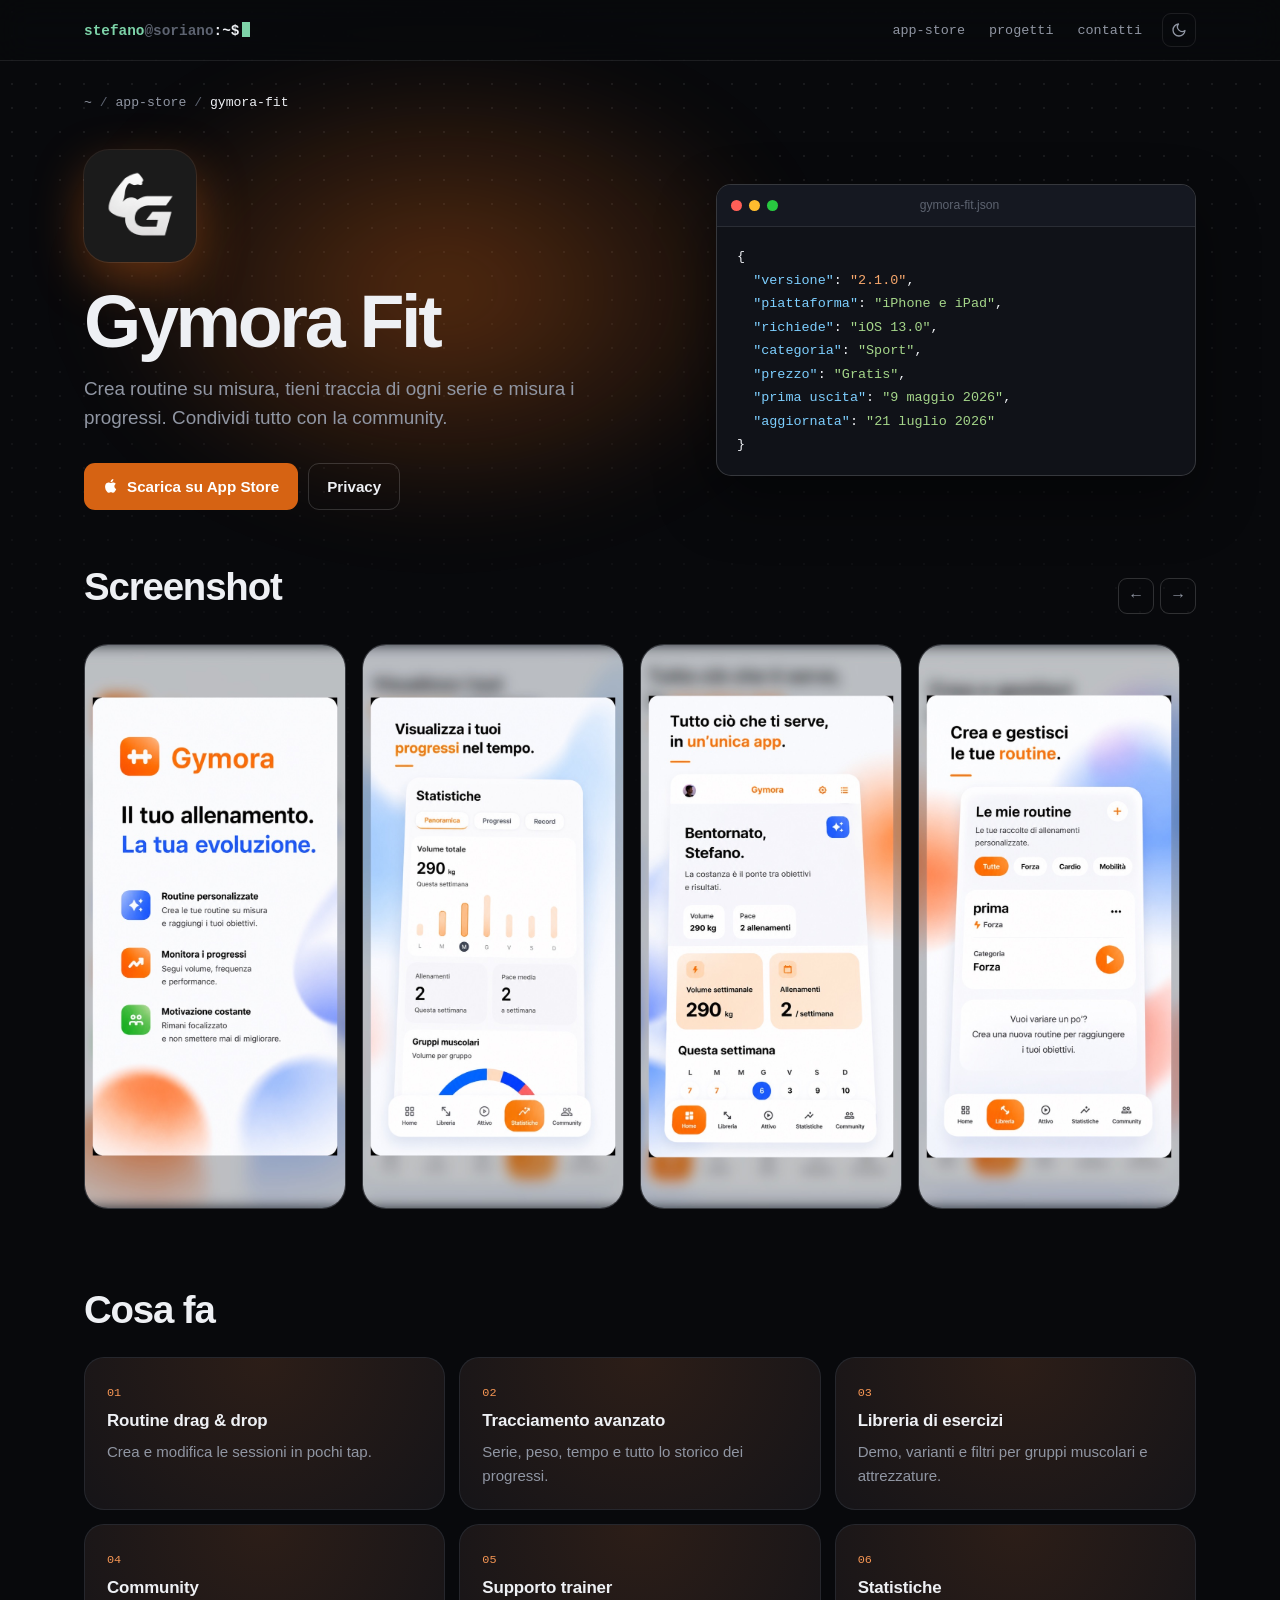
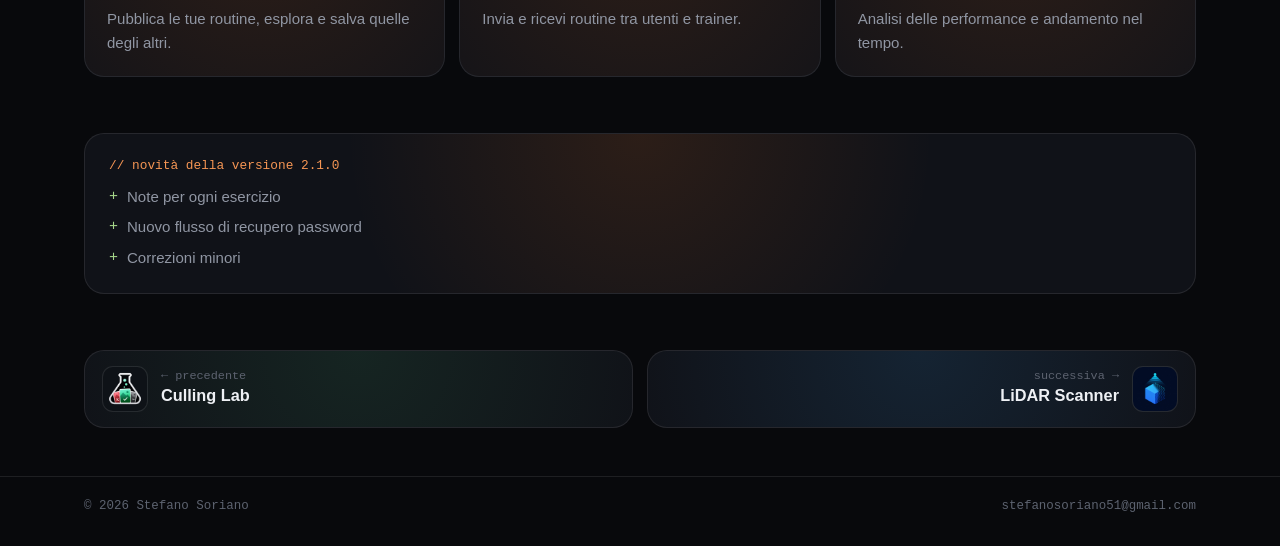
<file: progetti/gymora-fit/index.html>
<!DOCTYPE html>
<html lang="it" data-theme="dark">
<head>
  <meta charset="UTF-8" />
  <meta name="viewport" content="width=device-width, initial-scale=1.0" />
  <title>Gymora Fit – Il tuo allenamento, la tua evoluzione.</title>
  <meta name="description" content="Crea routine su misura, tieni traccia di ogni serie e misura i progressi. Condividi tutto con la community." />
  <meta name="theme-color" content="#08090c" />
  <meta property="og:type" content="website" />
  <meta property="og:title" content="Gymora Fit – Il tuo allenamento, la tua evoluzione." />
  <meta property="og:description" content="Crea routine su misura, tieni traccia di ogni serie e misura i progressi. Condividi tutto con la community." />
  <meta property="og:url" content="https://kiritos9.github.io/documenti_app/progetti/gymora-fit/" />
  <meta property="og:image" content="https://kiritos9.github.io/documenti_app/assets/apps/gymora-fit/icon.png" />
  <link rel="canonical" href="https://kiritos9.github.io/documenti_app/progetti/gymora-fit/" />
  <link rel="icon" href="data:image/svg+xml,%3Csvg xmlns='http://www.w3.org/2000/svg' viewBox='0 0 32 32'%3E%3Crect width='32' height='32' rx='7' fill='%2308090c'/%3E%3Cpath d='M8 10l6 6-6 6' fill='none' stroke='%237dd3a8' stroke-width='3' stroke-linecap='round' stroke-linejoin='round'/%3E%3Cpath d='M16 23h8' stroke='%23eef0f4' stroke-width='3' stroke-linecap='round'/%3E%3C/svg%3E" />
  <script>
    document.documentElement.classList.add("js");
    try { var t = localStorage.getItem("theme"); if (t) document.documentElement.dataset.theme = t; } catch (e) {}
  </script>
  <link rel="stylesheet" href="../../assets/site.css" />
</head>
<body>

<header class="nav">
  <div class="wrap">
    <a class="brand" href="../../"><b>stefano</b><i>@soriano</i>:~$<span class="cursor" aria-hidden="true"></span></a>
    <nav aria-label="Principale">
      <a href="../../#app-store">app-store</a>
      <a class="opt" href="../../#progetti">progetti</a>
      <a href="../../#contatti">contatti</a>
      <button class="theme" type="button" aria-label="Cambia tema"><svg class="moon" viewBox="0 0 24 24" fill="none" stroke="currentColor" stroke-width="2" stroke-linecap="round" stroke-linejoin="round" aria-hidden="true"><path d="M21 12.8A9 9 0 1 1 11.2 3a7 7 0 0 0 9.8 9.8z"/></svg><svg class="sun" viewBox="0 0 24 24" fill="none" stroke="currentColor" stroke-width="2" stroke-linecap="round" aria-hidden="true"><circle cx="12" cy="12" r="4"/><path d="M12 2v2M12 20v2M4.9 4.9l1.4 1.4M17.7 17.7l1.4 1.4M2 12h2M20 12h2M4.9 19.1l1.4-1.4M17.7 6.3l1.4-1.4"/></svg></button>
    </nav>
  </div>
</header>

<main class="wrap" style="--a:#f97316">

  <p class="crumb"><a href="../../">~</a> / <a href="../../#app-store">app-store</a> / <b>gymora-fit</b></p>

  <section class="detail-hero">
    <div>
      <img class="icon" src="../../assets/apps/gymora-fit/icon.png" alt="" width="112" height="112" />
      <h1>Gymora Fit</h1>
      <p class="lede">Crea routine su misura, tieni traccia di ogni serie e misura i progressi. Condividi tutto con la community.</p>
      <div class="actions">
        <a class="btn primary" href="https://apps.apple.com/it/app/gymora-fit/id6766464474"><svg viewBox="0 0 24 24" fill="currentColor" aria-hidden="true"><path d="M17.05 12.54c-.03-2.6 2.12-3.85 2.22-3.91-1.21-1.77-3.09-2.01-3.76-2.04-1.6-.16-3.12.94-3.93.94-.81 0-2.06-.92-3.39-.89-1.74.03-3.35 1.01-4.25 2.57-1.81 3.14-.46 7.8 1.3 10.35.86 1.25 1.89 2.65 3.24 2.6 1.3-.05 1.79-.84 3.36-.84s2.01.84 3.39.81c1.4-.02 2.28-1.27 3.14-2.53.99-1.45 1.4-2.85 1.42-2.93-.03-.01-2.72-1.04-2.74-4.13zM14.47 4.9c.71-.87 1.2-2.07 1.07-3.27-1.03.04-2.28.69-3.02 1.55-.66.77-1.24 1.99-1.09 3.17 1.15.09 2.33-.58 3.04-1.45z"/></svg>Scarica su App Store</a>
        <a class="btn" href="https://kiritos9.github.io/gymora-privacy/">Privacy</a>
      </div>
    </div>
    <div class="code manifest">
      <div class="term-bar"><i></i><i></i><i></i><span>gymora-fit.json</span></div>
<pre><code>{
  <span class="t">"versione"</span>: <span class="u">"2.1.0"</span>,
  <span class="t">"piattaforma"</span>: <span class="s">"iPhone e iPad"</span>,
  <span class="t">"richiede"</span>: <span class="s">"iOS 13.0"</span>,
  <span class="t">"categoria"</span>: <span class="s">"Sport"</span>,
  <span class="t">"prezzo"</span>: <span class="s">"Gratis"</span>,
  <span class="t">"prima uscita"</span>: <span class="s">"9 maggio 2026"</span>,
  <span class="t">"aggiornata"</span>: <span class="s">"21 luglio 2026"</span>
}</code></pre>
    </div>
  </section>

  <section class="section" style="padding-top:0">
    <div class="section-head">
      <div>
        <h2>Screenshot</h2>
        
      </div>
      <div class="arrows">
        <button type="button" data-dir="-1" aria-label="Screenshot precedente">←</button>
        <button type="button" data-dir="1" aria-label="Screenshot successivo">→</button>
      </div>
    </div>
    <div class="gallery" tabindex="0" aria-label="Screenshot di Gymora Fit">
      <img src="../../assets/apps/gymora-fit/s1.jpg" alt="Screenshot 1 di Gymora Fit" width="700" height="1515" loading="lazy" />
      <img src="../../assets/apps/gymora-fit/s2.jpg" alt="Screenshot 2 di Gymora Fit" width="700" height="1515" loading="lazy" />
      <img src="../../assets/apps/gymora-fit/s3.jpg" alt="Screenshot 3 di Gymora Fit" width="700" height="1515" loading="lazy" />
      <img src="../../assets/apps/gymora-fit/s4.jpg" alt="Screenshot 4 di Gymora Fit" width="700" height="1515" loading="lazy" />
    </div>
  </section>

  <section class="section" style="padding-top:0">
    <div class="section-head"><h2>Cosa fa</h2></div>
    <ul class="features">
      <li><article class="card feature reveal">
        <p class="idx">01</p>
        <h3>Routine drag &amp; drop</h3>
        <p>Crea e modifica le sessioni in pochi tap.</p>
      </article></li>
      <li><article class="card feature reveal">
        <p class="idx">02</p>
        <h3>Tracciamento avanzato</h3>
        <p>Serie, peso, tempo e tutto lo storico dei progressi.</p>
      </article></li>
      <li><article class="card feature reveal">
        <p class="idx">03</p>
        <h3>Libreria di esercizi</h3>
        <p>Demo, varianti e filtri per gruppi muscolari e attrezzature.</p>
      </article></li>
      <li><article class="card feature reveal">
        <p class="idx">04</p>
        <h3>Community</h3>
        <p>Pubblica le tue routine, esplora e salva quelle degli altri.</p>
      </article></li>
      <li><article class="card feature reveal">
        <p class="idx">05</p>
        <h3>Supporto trainer</h3>
        <p>Invia e ricevi routine tra utenti e trainer.</p>
      </article></li>
      <li><article class="card feature reveal">
        <p class="idx">06</p>
        <h3>Statistiche</h3>
        <p>Analisi delle performance e andamento nel tempo.</p>
      </article></li>
    </ul>
  </section>

  <section class="section" style="padding-top:0">
    <div class="split">
      <div class="card panel reveal">
        <h3>// novità della versione 2.1.0</h3>
        <ul class="log"><li>Note per ogni esercizio</li><li>Nuovo flusso di recupero password</li><li>Correzioni minori</li></ul>
      </div>
    </div>
  </section>

  <nav class="pager" aria-label="Altre app">
    <a class="card" href="../../progetti/culling-lab/" style="--a:#3fae6a">
      <img class="icon" src="../../assets/apps/culling-lab/icon.png" alt="" width="44" height="44" />
      <span><small>← precedente</small><b>Culling Lab</b></span>
    </a>
    <a class="card next" href="../../progetti/lidar-scanner/" style="--a:#38a3f5">
      <img class="icon" src="../../assets/apps/lidar-scanner/icon.png" alt="" width="44" height="44" />
      <span><small>successiva →</small><b>LiDAR Scanner</b></span>
    </a>
  </nav>

</main>

<footer class="foot">
  <div class="wrap">
    <span>© 2026 Stefano Soriano</span>
    <a href="mailto:stefanosoriano51@gmail.com">stefanosoriano51@gmail.com</a>
    
  </div>
</footer>

<script src="../../assets/site.js"></script>
</body>
</html>
</file>
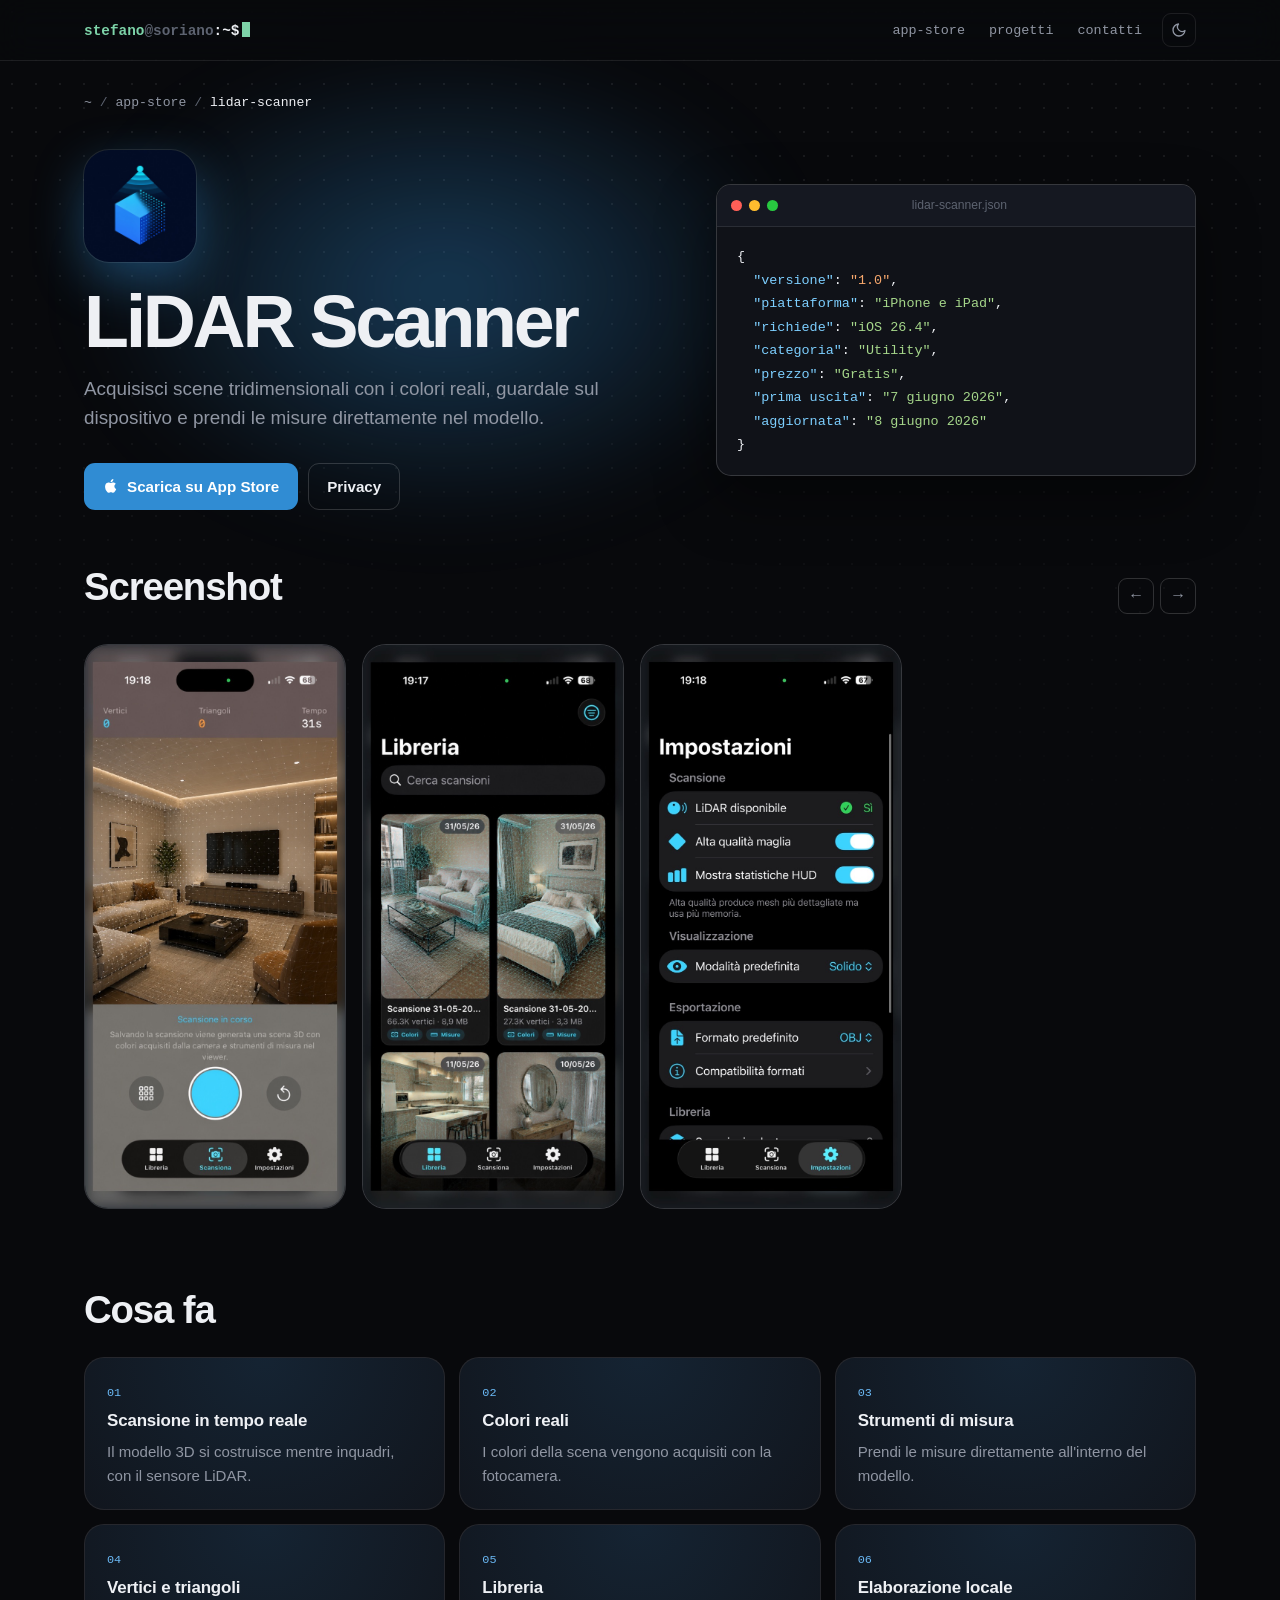
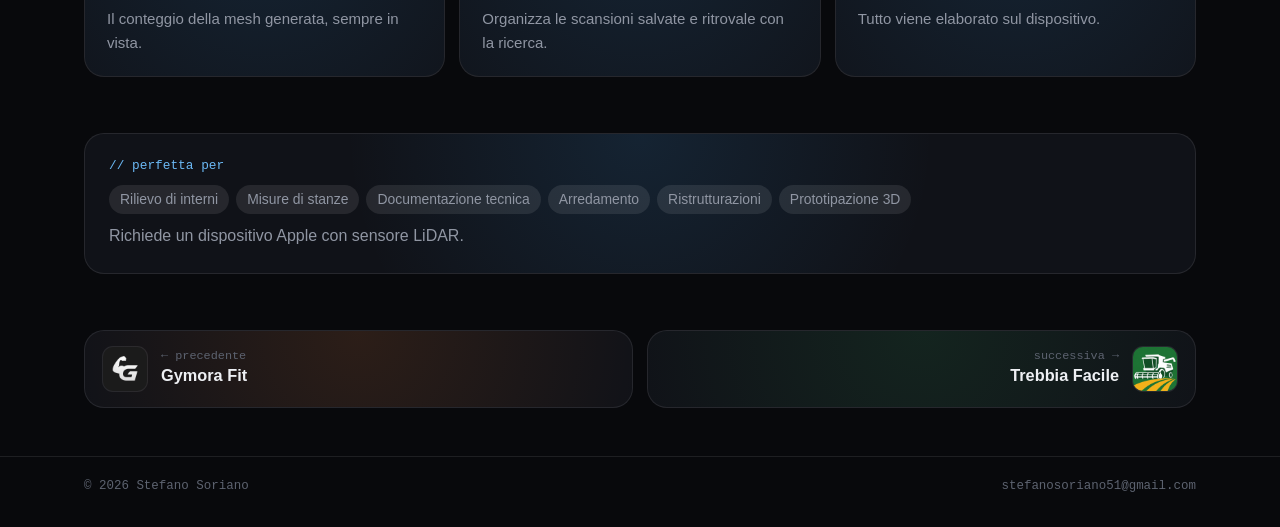
<file: progetti/lidar-scanner/index.html>
<!DOCTYPE html>
<html lang="it" data-theme="dark">
<head>
  <meta charset="UTF-8" />
  <meta name="viewport" content="width=device-width, initial-scale=1.0" />
  <title>LiDAR Scanner – Stanze e oggetti in 3D, in pochi secondi.</title>
  <meta name="description" content="Acquisisci scene tridimensionali con i colori reali, guardale sul dispositivo e prendi le misure direttamente nel modello." />
  <meta name="theme-color" content="#08090c" />
  <meta property="og:type" content="website" />
  <meta property="og:title" content="LiDAR Scanner – Stanze e oggetti in 3D, in pochi secondi." />
  <meta property="og:description" content="Acquisisci scene tridimensionali con i colori reali, guardale sul dispositivo e prendi le misure direttamente nel modello." />
  <meta property="og:url" content="https://kiritos9.github.io/documenti_app/progetti/lidar-scanner/" />
  <meta property="og:image" content="https://kiritos9.github.io/documenti_app/assets/apps/lidar-scanner/icon.png" />
  <link rel="canonical" href="https://kiritos9.github.io/documenti_app/progetti/lidar-scanner/" />
  <link rel="icon" href="data:image/svg+xml,%3Csvg xmlns='http://www.w3.org/2000/svg' viewBox='0 0 32 32'%3E%3Crect width='32' height='32' rx='7' fill='%2308090c'/%3E%3Cpath d='M8 10l6 6-6 6' fill='none' stroke='%237dd3a8' stroke-width='3' stroke-linecap='round' stroke-linejoin='round'/%3E%3Cpath d='M16 23h8' stroke='%23eef0f4' stroke-width='3' stroke-linecap='round'/%3E%3C/svg%3E" />
  <script>
    document.documentElement.classList.add("js");
    try { var t = localStorage.getItem("theme"); if (t) document.documentElement.dataset.theme = t; } catch (e) {}
  </script>
  <link rel="stylesheet" href="../../assets/site.css" />
</head>
<body>

<header class="nav">
  <div class="wrap">
    <a class="brand" href="../../"><b>stefano</b><i>@soriano</i>:~$<span class="cursor" aria-hidden="true"></span></a>
    <nav aria-label="Principale">
      <a href="../../#app-store">app-store</a>
      <a class="opt" href="../../#progetti">progetti</a>
      <a href="../../#contatti">contatti</a>
      <button class="theme" type="button" aria-label="Cambia tema"><svg class="moon" viewBox="0 0 24 24" fill="none" stroke="currentColor" stroke-width="2" stroke-linecap="round" stroke-linejoin="round" aria-hidden="true"><path d="M21 12.8A9 9 0 1 1 11.2 3a7 7 0 0 0 9.8 9.8z"/></svg><svg class="sun" viewBox="0 0 24 24" fill="none" stroke="currentColor" stroke-width="2" stroke-linecap="round" aria-hidden="true"><circle cx="12" cy="12" r="4"/><path d="M12 2v2M12 20v2M4.9 4.9l1.4 1.4M17.7 17.7l1.4 1.4M2 12h2M20 12h2M4.9 19.1l1.4-1.4M17.7 6.3l1.4-1.4"/></svg></button>
    </nav>
  </div>
</header>

<main class="wrap" style="--a:#38a3f5">

  <p class="crumb"><a href="../../">~</a> / <a href="../../#app-store">app-store</a> / <b>lidar-scanner</b></p>

  <section class="detail-hero">
    <div>
      <img class="icon" src="../../assets/apps/lidar-scanner/icon.png" alt="" width="112" height="112" />
      <h1>LiDAR Scanner</h1>
      <p class="lede">Acquisisci scene tridimensionali con i colori reali, guardale sul dispositivo e prendi le misure direttamente nel modello.</p>
      <div class="actions">
        <a class="btn primary" href="https://apps.apple.com/it/app/lidar-scanner/id6774546852"><svg viewBox="0 0 24 24" fill="currentColor" aria-hidden="true"><path d="M17.05 12.54c-.03-2.6 2.12-3.85 2.22-3.91-1.21-1.77-3.09-2.01-3.76-2.04-1.6-.16-3.12.94-3.93.94-.81 0-2.06-.92-3.39-.89-1.74.03-3.35 1.01-4.25 2.57-1.81 3.14-.46 7.8 1.3 10.35.86 1.25 1.89 2.65 3.24 2.6 1.3-.05 1.79-.84 3.36-.84s2.01.84 3.39.81c1.4-.02 2.28-1.27 3.14-2.53.99-1.45 1.4-2.85 1.42-2.93-.03-.01-2.72-1.04-2.74-4.13zM14.47 4.9c.71-.87 1.2-2.07 1.07-3.27-1.03.04-2.28.69-3.02 1.55-.66.77-1.24 1.99-1.09 3.17 1.15.09 2.33-.58 3.04-1.45z"/></svg>Scarica su App Store</a>
        <a class="btn" href="../../3dscan/">Privacy</a>
      </div>
    </div>
    <div class="code manifest">
      <div class="term-bar"><i></i><i></i><i></i><span>lidar-scanner.json</span></div>
<pre><code>{
  <span class="t">"versione"</span>: <span class="u">"1.0"</span>,
  <span class="t">"piattaforma"</span>: <span class="s">"iPhone e iPad"</span>,
  <span class="t">"richiede"</span>: <span class="s">"iOS 26.4"</span>,
  <span class="t">"categoria"</span>: <span class="s">"Utility"</span>,
  <span class="t">"prezzo"</span>: <span class="s">"Gratis"</span>,
  <span class="t">"prima uscita"</span>: <span class="s">"7 giugno 2026"</span>,
  <span class="t">"aggiornata"</span>: <span class="s">"8 giugno 2026"</span>
}</code></pre>
    </div>
  </section>

  <section class="section" style="padding-top:0">
    <div class="section-head">
      <div>
        <h2>Screenshot</h2>
        
      </div>
      <div class="arrows">
        <button type="button" data-dir="-1" aria-label="Screenshot precedente">←</button>
        <button type="button" data-dir="1" aria-label="Screenshot successivo">→</button>
      </div>
    </div>
    <div class="gallery" tabindex="0" aria-label="Screenshot di LiDAR Scanner">
      <img src="../../assets/apps/lidar-scanner/s1.jpg" alt="Screenshot 1 di LiDAR Scanner" width="700" height="1515" loading="lazy" />
      <img src="../../assets/apps/lidar-scanner/s2.jpg" alt="Screenshot 2 di LiDAR Scanner" width="700" height="1515" loading="lazy" />
      <img src="../../assets/apps/lidar-scanner/s3.jpg" alt="Screenshot 3 di LiDAR Scanner" width="700" height="1515" loading="lazy" />
    </div>
  </section>

  <section class="section" style="padding-top:0">
    <div class="section-head"><h2>Cosa fa</h2></div>
    <ul class="features">
      <li><article class="card feature reveal">
        <p class="idx">01</p>
        <h3>Scansione in tempo reale</h3>
        <p>Il modello 3D si costruisce mentre inquadri, con il sensore LiDAR.</p>
      </article></li>
      <li><article class="card feature reveal">
        <p class="idx">02</p>
        <h3>Colori reali</h3>
        <p>I colori della scena vengono acquisiti con la fotocamera.</p>
      </article></li>
      <li><article class="card feature reveal">
        <p class="idx">03</p>
        <h3>Strumenti di misura</h3>
        <p>Prendi le misure direttamente all&#x27;interno del modello.</p>
      </article></li>
      <li><article class="card feature reveal">
        <p class="idx">04</p>
        <h3>Vertici e triangoli</h3>
        <p>Il conteggio della mesh generata, sempre in vista.</p>
      </article></li>
      <li><article class="card feature reveal">
        <p class="idx">05</p>
        <h3>Libreria</h3>
        <p>Organizza le scansioni salvate e ritrovale con la ricerca.</p>
      </article></li>
      <li><article class="card feature reveal">
        <p class="idx">06</p>
        <h3>Elaborazione locale</h3>
        <p>Tutto viene elaborato sul dispositivo.</p>
      </article></li>
    </ul>
  </section>

  <section class="section" style="padding-top:0">
    <div class="split">
      <div class="card panel reveal">
        <h3>// perfetta per</h3>
        <ul class="chips"><li>Rilievo di interni</li><li>Misure di stanze</li><li>Documentazione tecnica</li><li>Arredamento</li><li>Ristrutturazioni</li><li>Prototipazione 3D</li></ul>
        <p>Richiede un dispositivo Apple con sensore LiDAR.</p>
      </div>
    </div>
  </section>

  <nav class="pager" aria-label="Altre app">
    <a class="card" href="../../progetti/gymora-fit/" style="--a:#f97316">
      <img class="icon" src="../../assets/apps/gymora-fit/icon.png" alt="" width="44" height="44" />
      <span><small>← precedente</small><b>Gymora Fit</b></span>
    </a>
    <a class="card next" href="../../progetti/trebbia-facile/" style="--a:#2fa84f">
      <img class="icon" src="../../assets/apps/trebbia-facile/icon.png" alt="" width="44" height="44" />
      <span><small>successiva →</small><b>Trebbia Facile</b></span>
    </a>
  </nav>

</main>

<footer class="foot">
  <div class="wrap">
    <span>© 2026 Stefano Soriano</span>
    <a href="mailto:stefanosoriano51@gmail.com">stefanosoriano51@gmail.com</a>
    
  </div>
</footer>

<script src="../../assets/site.js"></script>
</body>
</html>
</file>
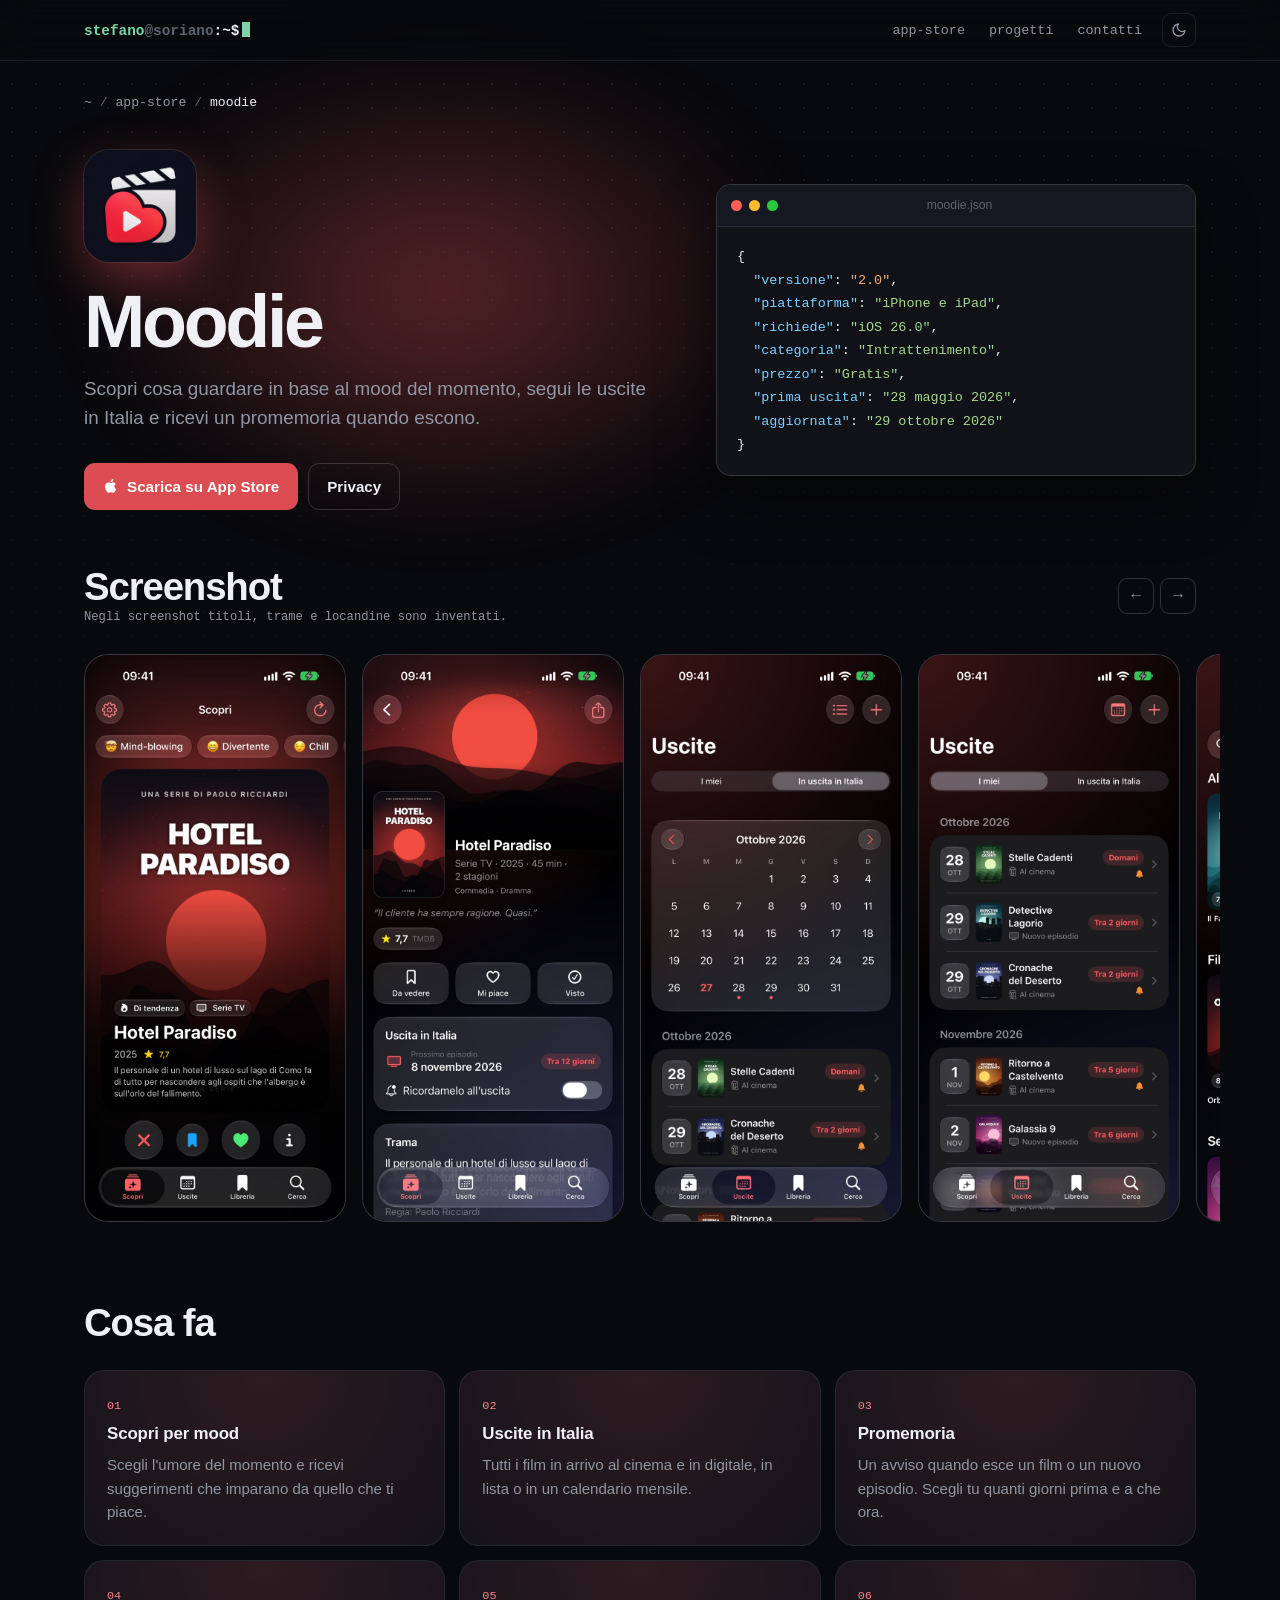
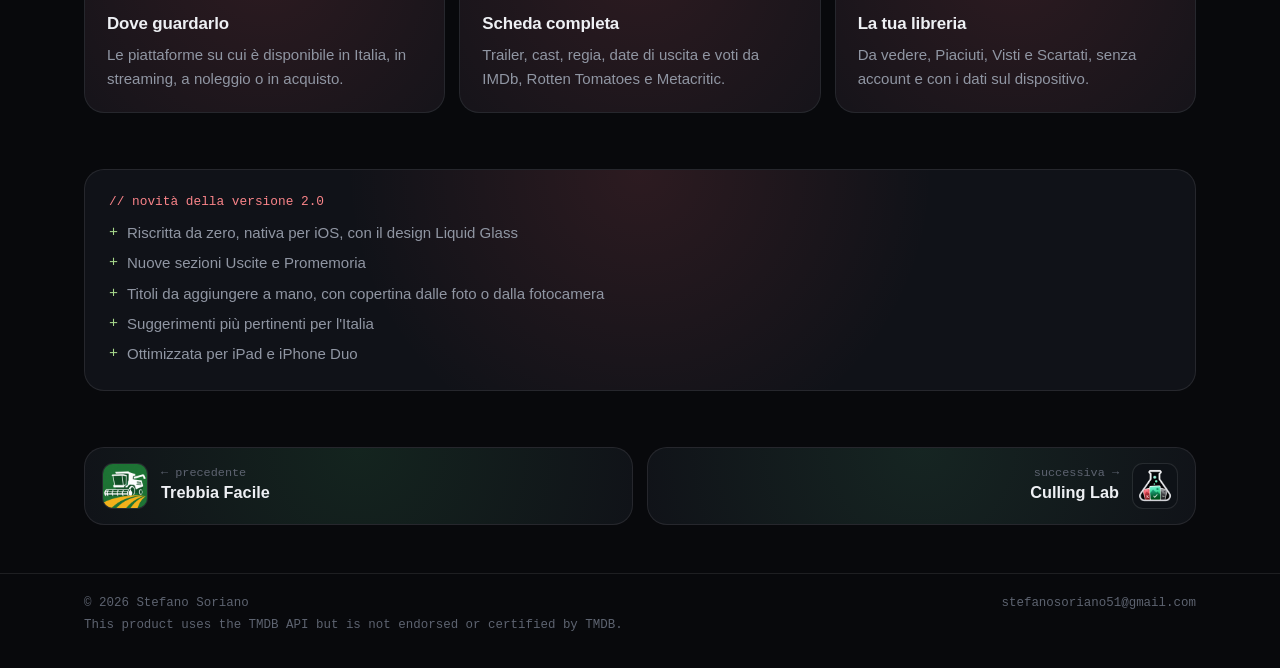
<file: progetti/moodie/index.html>
<!DOCTYPE html>
<html lang="it" data-theme="dark">
<head>
  <meta charset="UTF-8" />
  <meta name="viewport" content="width=device-width, initial-scale=1.0" />
  <title>Moodie – Film e serie TV in base al mood.</title>
  <meta name="description" content="Scopri cosa guardare in base al mood del momento, segui le uscite in Italia e ricevi un promemoria quando escono." />
  <meta name="theme-color" content="#08090c" />
  <meta property="og:type" content="website" />
  <meta property="og:title" content="Moodie – Film e serie TV in base al mood." />
  <meta property="og:description" content="Scopri cosa guardare in base al mood del momento, segui le uscite in Italia e ricevi un promemoria quando escono." />
  <meta property="og:url" content="https://kiritos9.github.io/documenti_app/progetti/moodie/" />
  <meta property="og:image" content="https://kiritos9.github.io/documenti_app/assets/apps/moodie/icon.png" />
  <link rel="canonical" href="https://kiritos9.github.io/documenti_app/progetti/moodie/" />
  <link rel="icon" href="data:image/svg+xml,%3Csvg xmlns='http://www.w3.org/2000/svg' viewBox='0 0 32 32'%3E%3Crect width='32' height='32' rx='7' fill='%2308090c'/%3E%3Cpath d='M8 10l6 6-6 6' fill='none' stroke='%237dd3a8' stroke-width='3' stroke-linecap='round' stroke-linejoin='round'/%3E%3Cpath d='M16 23h8' stroke='%23eef0f4' stroke-width='3' stroke-linecap='round'/%3E%3C/svg%3E" />
  <script>
    document.documentElement.classList.add("js");
    try { var t = localStorage.getItem("theme"); if (t) document.documentElement.dataset.theme = t; } catch (e) {}
  </script>
  <link rel="stylesheet" href="../../assets/site.css" />
</head>
<body>

<header class="nav">
  <div class="wrap">
    <a class="brand" href="../../"><b>stefano</b><i>@soriano</i>:~$<span class="cursor" aria-hidden="true"></span></a>
    <nav aria-label="Principale">
      <a href="../../#app-store">app-store</a>
      <a class="opt" href="../../#progetti">progetti</a>
      <a href="../../#contatti">contatti</a>
      <button class="theme" type="button" aria-label="Cambia tema"><svg class="moon" viewBox="0 0 24 24" fill="none" stroke="currentColor" stroke-width="2" stroke-linecap="round" stroke-linejoin="round" aria-hidden="true"><path d="M21 12.8A9 9 0 1 1 11.2 3a7 7 0 0 0 9.8 9.8z"/></svg><svg class="sun" viewBox="0 0 24 24" fill="none" stroke="currentColor" stroke-width="2" stroke-linecap="round" aria-hidden="true"><circle cx="12" cy="12" r="4"/><path d="M12 2v2M12 20v2M4.9 4.9l1.4 1.4M17.7 17.7l1.4 1.4M2 12h2M20 12h2M4.9 19.1l1.4-1.4M17.7 6.3l1.4-1.4"/></svg></button>
    </nav>
  </div>
</header>

<main class="wrap" style="--a:#ff5a5f">

  <p class="crumb"><a href="../../">~</a> / <a href="../../#app-store">app-store</a> / <b>moodie</b></p>

  <section class="detail-hero">
    <div>
      <img class="icon" src="../../assets/apps/moodie/icon.png" alt="" width="112" height="112" />
      <h1>Moodie</h1>
      <p class="lede">Scopri cosa guardare in base al mood del momento, segui le uscite in Italia e ricevi un promemoria quando escono.</p>
      <div class="actions">
        <a class="btn primary" href="https://apps.apple.com/it/app/moodie/id6773670119"><svg viewBox="0 0 24 24" fill="currentColor" aria-hidden="true"><path d="M17.05 12.54c-.03-2.6 2.12-3.85 2.22-3.91-1.21-1.77-3.09-2.01-3.76-2.04-1.6-.16-3.12.94-3.93.94-.81 0-2.06-.92-3.39-.89-1.74.03-3.35 1.01-4.25 2.57-1.81 3.14-.46 7.8 1.3 10.35.86 1.25 1.89 2.65 3.24 2.6 1.3-.05 1.79-.84 3.36-.84s2.01.84 3.39.81c1.4-.02 2.28-1.27 3.14-2.53.99-1.45 1.4-2.85 1.42-2.93-.03-.01-2.72-1.04-2.74-4.13zM14.47 4.9c.71-.87 1.2-2.07 1.07-3.27-1.03.04-2.28.69-3.02 1.55-.66.77-1.24 1.99-1.09 3.17 1.15.09 2.33-.58 3.04-1.45z"/></svg>Scarica su App Store</a>
        <a class="btn" href="../../moodie/">Privacy</a>
      </div>
    </div>
    <div class="code manifest">
      <div class="term-bar"><i></i><i></i><i></i><span>moodie.json</span></div>
<pre><code>{
  <span class="t">"versione"</span>: <span class="u">"2.0"</span>,
  <span class="t">"piattaforma"</span>: <span class="s">"iPhone e iPad"</span>,
  <span class="t">"richiede"</span>: <span class="s">"iOS 26.0"</span>,
  <span class="t">"categoria"</span>: <span class="s">"Intrattenimento"</span>,
  <span class="t">"prezzo"</span>: <span class="s">"Gratis"</span>,
  <span class="t">"prima uscita"</span>: <span class="s">"28 maggio 2026"</span>,
  <span class="t">"aggiornata"</span>: <span class="s">"29 ottobre 2026"</span>
}</code></pre>
    </div>
  </section>

  <section class="section" style="padding-top:0">
    <div class="section-head">
      <div>
        <h2>Screenshot</h2>
        <p class="note-small">Negli screenshot titoli, trame e locandine sono inventati.</p>
      </div>
      <div class="arrows">
        <button type="button" data-dir="-1" aria-label="Screenshot precedente">←</button>
        <button type="button" data-dir="1" aria-label="Screenshot successivo">→</button>
      </div>
    </div>
    <div class="gallery" tabindex="0" aria-label="Screenshot di Moodie">
      <img src="../../assets/apps/moodie/s1.jpg" alt="Screenshot 1 di Moodie" width="700" height="1522" loading="lazy" />
      <img src="../../assets/apps/moodie/s2.jpg" alt="Screenshot 2 di Moodie" width="700" height="1522" loading="lazy" />
      <img src="../../assets/apps/moodie/s3.jpg" alt="Screenshot 3 di Moodie" width="700" height="1522" loading="lazy" />
      <img src="../../assets/apps/moodie/s4.jpg" alt="Screenshot 4 di Moodie" width="700" height="1522" loading="lazy" />
      <img src="../../assets/apps/moodie/s5.jpg" alt="Screenshot 5 di Moodie" width="700" height="1522" loading="lazy" />
      <img src="../../assets/apps/moodie/s6.jpg" alt="Screenshot 6 di Moodie" width="700" height="1522" loading="lazy" />
      <img src="../../assets/apps/moodie/s7.jpg" alt="Screenshot 7 di Moodie" width="700" height="1522" loading="lazy" />
    </div>
  </section>

  <section class="section" style="padding-top:0">
    <div class="section-head"><h2>Cosa fa</h2></div>
    <ul class="features">
      <li><article class="card feature reveal">
        <p class="idx">01</p>
        <h3>Scopri per mood</h3>
        <p>Scegli l&#x27;umore del momento e ricevi suggerimenti che imparano da quello che ti piace.</p>
      </article></li>
      <li><article class="card feature reveal">
        <p class="idx">02</p>
        <h3>Uscite in Italia</h3>
        <p>Tutti i film in arrivo al cinema e in digitale, in lista o in un calendario mensile.</p>
      </article></li>
      <li><article class="card feature reveal">
        <p class="idx">03</p>
        <h3>Promemoria</h3>
        <p>Un avviso quando esce un film o un nuovo episodio. Scegli tu quanti giorni prima e a che ora.</p>
      </article></li>
      <li><article class="card feature reveal">
        <p class="idx">04</p>
        <h3>Dove guardarlo</h3>
        <p>Le piattaforme su cui è disponibile in Italia, in streaming, a noleggio o in acquisto.</p>
      </article></li>
      <li><article class="card feature reveal">
        <p class="idx">05</p>
        <h3>Scheda completa</h3>
        <p>Trailer, cast, regia, date di uscita e voti da IMDb, Rotten Tomatoes e Metacritic.</p>
      </article></li>
      <li><article class="card feature reveal">
        <p class="idx">06</p>
        <h3>La tua libreria</h3>
        <p>Da vedere, Piaciuti, Visti e Scartati, senza account e con i dati sul dispositivo.</p>
      </article></li>
    </ul>
  </section>

  <section class="section" style="padding-top:0">
    <div class="split">
      <div class="card panel reveal">
        <h3>// novità della versione 2.0</h3>
        <ul class="log"><li>Riscritta da zero, nativa per iOS, con il design Liquid Glass</li><li>Nuove sezioni Uscite e Promemoria</li><li>Titoli da aggiungere a mano, con copertina dalle foto o dalla fotocamera</li><li>Suggerimenti più pertinenti per l&#x27;Italia</li><li>Ottimizzata per iPad e iPhone Duo</li></ul>
      </div>
    </div>
  </section>

  <nav class="pager" aria-label="Altre app">
    <a class="card" href="../../progetti/trebbia-facile/" style="--a:#2fa84f">
      <img class="icon" src="../../assets/apps/trebbia-facile/icon.png" alt="" width="44" height="44" />
      <span><small>← precedente</small><b>Trebbia Facile</b></span>
    </a>
    <a class="card next" href="../../progetti/culling-lab/" style="--a:#3fae6a">
      <img class="icon" src="../../assets/apps/culling-lab/icon.png" alt="" width="44" height="44" />
      <span><small>successiva →</small><b>Culling Lab</b></span>
    </a>
  </nav>

</main>

<footer class="foot">
  <div class="wrap">
    <span>© 2026 Stefano Soriano</span>
    <a href="mailto:stefanosoriano51@gmail.com">stefanosoriano51@gmail.com</a>
    <span class="legal">This product uses the TMDB API but is not endorsed or certified by TMDB.</span>
  </div>
</footer>

<script src="../../assets/site.js"></script>
</body>
</html>
</file>
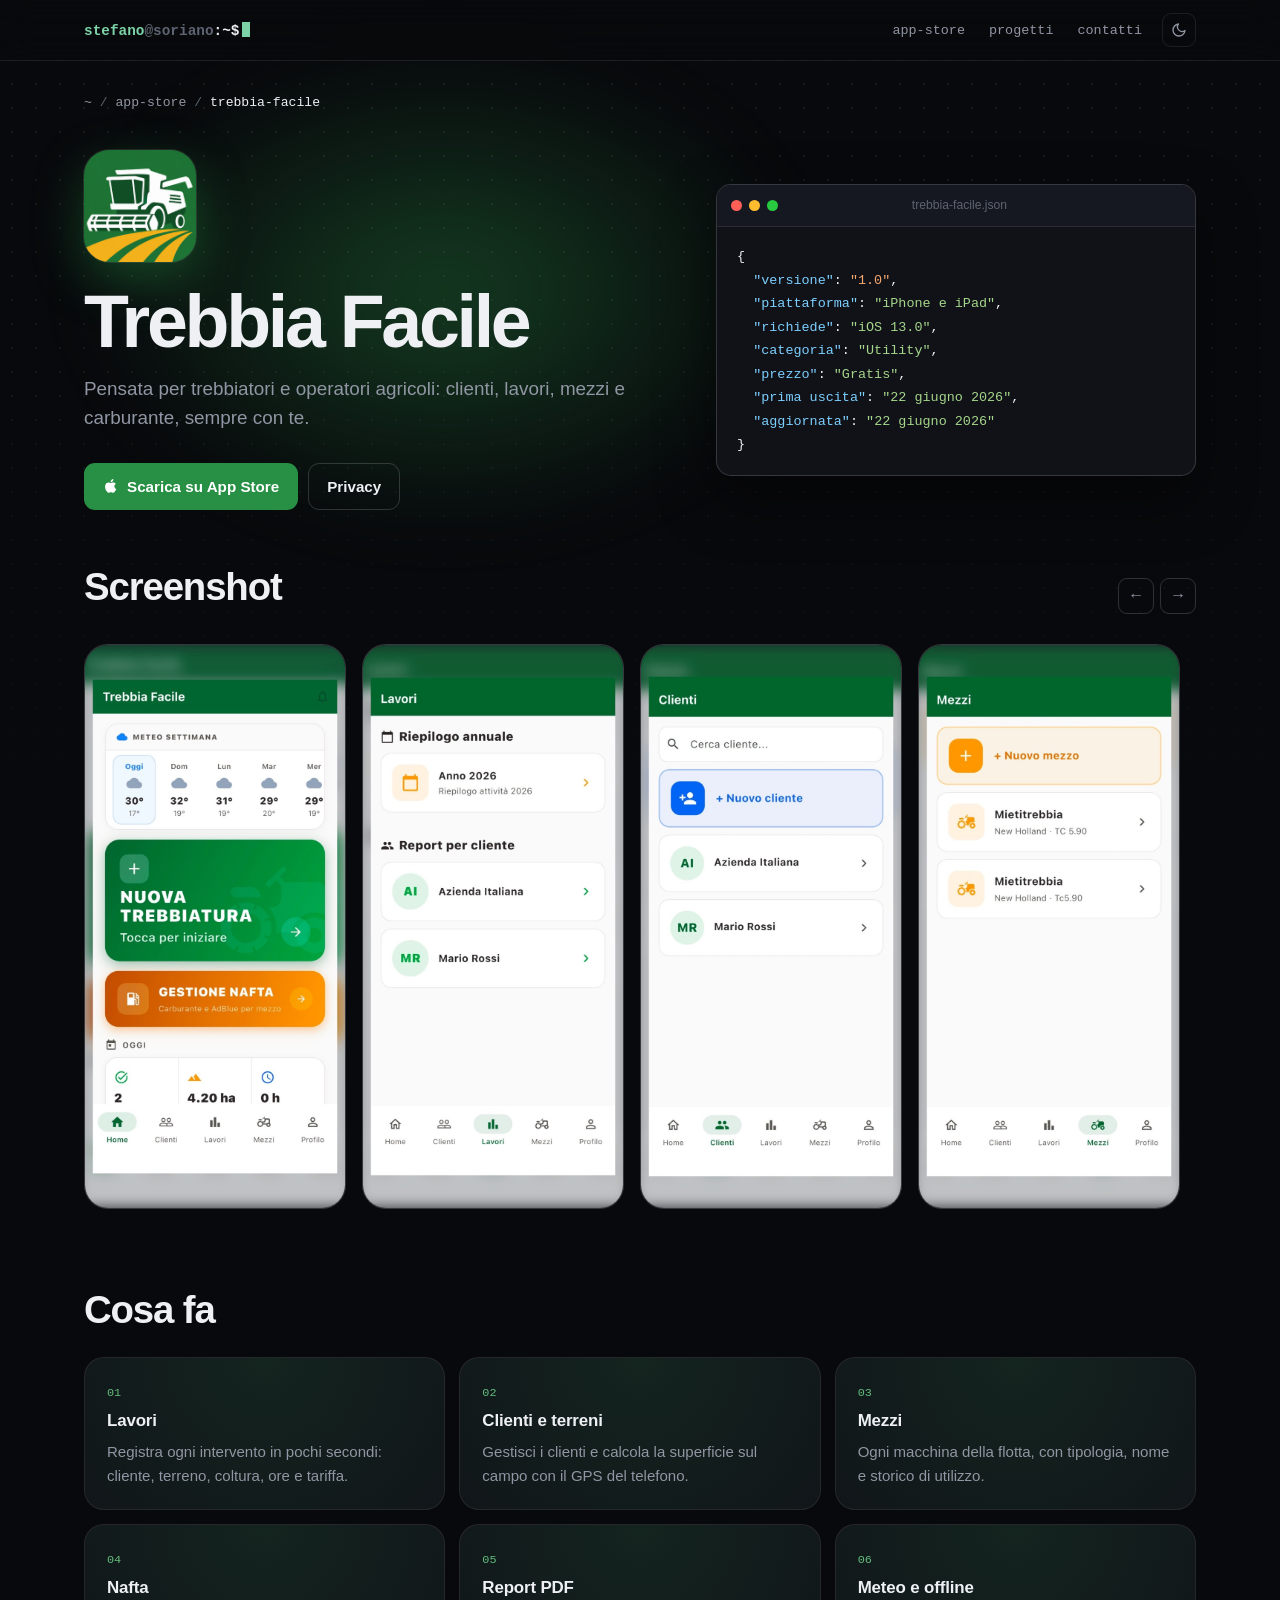
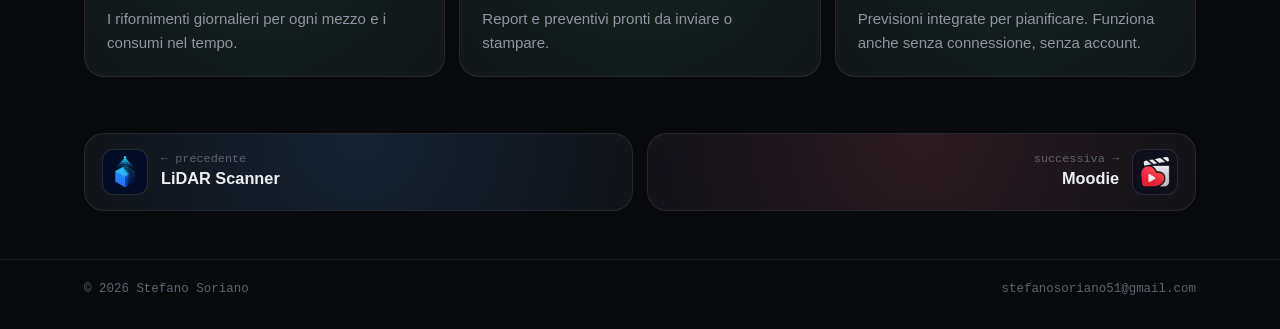
<file: progetti/trebbia-facile/index.html>
<!DOCTYPE html>
<html lang="it" data-theme="dark">
<head>
  <meta charset="UTF-8" />
  <meta name="viewport" content="width=device-width, initial-scale=1.0" />
  <title>Trebbia Facile – Il lavoro nei campi, sempre sotto controllo.</title>
  <meta name="description" content="Pensata per trebbiatori e operatori agricoli: clienti, lavori, mezzi e carburante, sempre con te." />
  <meta name="theme-color" content="#08090c" />
  <meta property="og:type" content="website" />
  <meta property="og:title" content="Trebbia Facile – Il lavoro nei campi, sempre sotto controllo." />
  <meta property="og:description" content="Pensata per trebbiatori e operatori agricoli: clienti, lavori, mezzi e carburante, sempre con te." />
  <meta property="og:url" content="https://kiritos9.github.io/documenti_app/progetti/trebbia-facile/" />
  <meta property="og:image" content="https://kiritos9.github.io/documenti_app/assets/apps/trebbia-facile/icon.png" />
  <link rel="canonical" href="https://kiritos9.github.io/documenti_app/progetti/trebbia-facile/" />
  <link rel="icon" href="data:image/svg+xml,%3Csvg xmlns='http://www.w3.org/2000/svg' viewBox='0 0 32 32'%3E%3Crect width='32' height='32' rx='7' fill='%2308090c'/%3E%3Cpath d='M8 10l6 6-6 6' fill='none' stroke='%237dd3a8' stroke-width='3' stroke-linecap='round' stroke-linejoin='round'/%3E%3Cpath d='M16 23h8' stroke='%23eef0f4' stroke-width='3' stroke-linecap='round'/%3E%3C/svg%3E" />
  <script>
    document.documentElement.classList.add("js");
    try { var t = localStorage.getItem("theme"); if (t) document.documentElement.dataset.theme = t; } catch (e) {}
  </script>
  <link rel="stylesheet" href="../../assets/site.css" />
</head>
<body>

<header class="nav">
  <div class="wrap">
    <a class="brand" href="../../"><b>stefano</b><i>@soriano</i>:~$<span class="cursor" aria-hidden="true"></span></a>
    <nav aria-label="Principale">
      <a href="../../#app-store">app-store</a>
      <a class="opt" href="../../#progetti">progetti</a>
      <a href="../../#contatti">contatti</a>
      <button class="theme" type="button" aria-label="Cambia tema"><svg class="moon" viewBox="0 0 24 24" fill="none" stroke="currentColor" stroke-width="2" stroke-linecap="round" stroke-linejoin="round" aria-hidden="true"><path d="M21 12.8A9 9 0 1 1 11.2 3a7 7 0 0 0 9.8 9.8z"/></svg><svg class="sun" viewBox="0 0 24 24" fill="none" stroke="currentColor" stroke-width="2" stroke-linecap="round" aria-hidden="true"><circle cx="12" cy="12" r="4"/><path d="M12 2v2M12 20v2M4.9 4.9l1.4 1.4M17.7 17.7l1.4 1.4M2 12h2M20 12h2M4.9 19.1l1.4-1.4M17.7 6.3l1.4-1.4"/></svg></button>
    </nav>
  </div>
</header>

<main class="wrap" style="--a:#2fa84f">

  <p class="crumb"><a href="../../">~</a> / <a href="../../#app-store">app-store</a> / <b>trebbia-facile</b></p>

  <section class="detail-hero">
    <div>
      <img class="icon" src="../../assets/apps/trebbia-facile/icon.png" alt="" width="112" height="112" />
      <h1>Trebbia Facile</h1>
      <p class="lede">Pensata per trebbiatori e operatori agricoli: clienti, lavori, mezzi e carburante, sempre con te.</p>
      <div class="actions">
        <a class="btn primary" href="https://apps.apple.com/it/app/trebbia-facile/id6782441151"><svg viewBox="0 0 24 24" fill="currentColor" aria-hidden="true"><path d="M17.05 12.54c-.03-2.6 2.12-3.85 2.22-3.91-1.21-1.77-3.09-2.01-3.76-2.04-1.6-.16-3.12.94-3.93.94-.81 0-2.06-.92-3.39-.89-1.74.03-3.35 1.01-4.25 2.57-1.81 3.14-.46 7.8 1.3 10.35.86 1.25 1.89 2.65 3.24 2.6 1.3-.05 1.79-.84 3.36-.84s2.01.84 3.39.81c1.4-.02 2.28-1.27 3.14-2.53.99-1.45 1.4-2.85 1.42-2.93-.03-.01-2.72-1.04-2.74-4.13zM14.47 4.9c.71-.87 1.2-2.07 1.07-3.27-1.03.04-2.28.69-3.02 1.55-.66.77-1.24 1.99-1.09 3.17 1.15.09 2.33-.58 3.04-1.45z"/></svg>Scarica su App Store</a>
        <a class="btn" href="../../trebbiaFacile/">Privacy</a>
      </div>
    </div>
    <div class="code manifest">
      <div class="term-bar"><i></i><i></i><i></i><span>trebbia-facile.json</span></div>
<pre><code>{
  <span class="t">"versione"</span>: <span class="u">"1.0"</span>,
  <span class="t">"piattaforma"</span>: <span class="s">"iPhone e iPad"</span>,
  <span class="t">"richiede"</span>: <span class="s">"iOS 13.0"</span>,
  <span class="t">"categoria"</span>: <span class="s">"Utility"</span>,
  <span class="t">"prezzo"</span>: <span class="s">"Gratis"</span>,
  <span class="t">"prima uscita"</span>: <span class="s">"22 giugno 2026"</span>,
  <span class="t">"aggiornata"</span>: <span class="s">"22 giugno 2026"</span>
}</code></pre>
    </div>
  </section>

  <section class="section" style="padding-top:0">
    <div class="section-head">
      <div>
        <h2>Screenshot</h2>
        
      </div>
      <div class="arrows">
        <button type="button" data-dir="-1" aria-label="Screenshot precedente">←</button>
        <button type="button" data-dir="1" aria-label="Screenshot successivo">→</button>
      </div>
    </div>
    <div class="gallery" tabindex="0" aria-label="Screenshot di Trebbia Facile">
      <img src="../../assets/apps/trebbia-facile/s1.jpg" alt="Screenshot 1 di Trebbia Facile" width="700" height="1515" loading="lazy" />
      <img src="../../assets/apps/trebbia-facile/s2.jpg" alt="Screenshot 2 di Trebbia Facile" width="700" height="1515" loading="lazy" />
      <img src="../../assets/apps/trebbia-facile/s3.jpg" alt="Screenshot 3 di Trebbia Facile" width="700" height="1515" loading="lazy" />
      <img src="../../assets/apps/trebbia-facile/s4.jpg" alt="Screenshot 4 di Trebbia Facile" width="700" height="1515" loading="lazy" />
    </div>
  </section>

  <section class="section" style="padding-top:0">
    <div class="section-head"><h2>Cosa fa</h2></div>
    <ul class="features">
      <li><article class="card feature reveal">
        <p class="idx">01</p>
        <h3>Lavori</h3>
        <p>Registra ogni intervento in pochi secondi: cliente, terreno, coltura, ore e tariffa.</p>
      </article></li>
      <li><article class="card feature reveal">
        <p class="idx">02</p>
        <h3>Clienti e terreni</h3>
        <p>Gestisci i clienti e calcola la superficie sul campo con il GPS del telefono.</p>
      </article></li>
      <li><article class="card feature reveal">
        <p class="idx">03</p>
        <h3>Mezzi</h3>
        <p>Ogni macchina della flotta, con tipologia, nome e storico di utilizzo.</p>
      </article></li>
      <li><article class="card feature reveal">
        <p class="idx">04</p>
        <h3>Nafta</h3>
        <p>I rifornimenti giornalieri per ogni mezzo e i consumi nel tempo.</p>
      </article></li>
      <li><article class="card feature reveal">
        <p class="idx">05</p>
        <h3>Report PDF</h3>
        <p>Report e preventivi pronti da inviare o stampare.</p>
      </article></li>
      <li><article class="card feature reveal">
        <p class="idx">06</p>
        <h3>Meteo e offline</h3>
        <p>Previsioni integrate per pianificare. Funziona anche senza connessione, senza account.</p>
      </article></li>
    </ul>
  </section>


  <nav class="pager" aria-label="Altre app">
    <a class="card" href="../../progetti/lidar-scanner/" style="--a:#38a3f5">
      <img class="icon" src="../../assets/apps/lidar-scanner/icon.png" alt="" width="44" height="44" />
      <span><small>← precedente</small><b>LiDAR Scanner</b></span>
    </a>
    <a class="card next" href="../../progetti/moodie/" style="--a:#ff5a5f">
      <img class="icon" src="../../assets/apps/moodie/icon.png" alt="" width="44" height="44" />
      <span><small>successiva →</small><b>Moodie</b></span>
    </a>
  </nav>

</main>

<footer class="foot">
  <div class="wrap">
    <span>© 2026 Stefano Soriano</span>
    <a href="mailto:stefanosoriano51@gmail.com">stefanosoriano51@gmail.com</a>
    
  </div>
</footer>

<script src="../../assets/site.js"></script>
</body>
</html>
</file>
<file: assets/site.css>
:root {
  color-scheme: dark;
  --bg: #08090c;
  --bg-2: #0e1015;
  --card: #101218;
  --card-2: #151821;
  --text: #eef0f4;
  --muted: #9096a3;
  --faint: #5d6370;
  --line: rgba(255, 255, 255, 0.09);
  --line-2: rgba(255, 255, 255, 0.16);
  --accent: #7dd3a8;
  --dot: rgba(255, 255, 255, 0.07);
  --shadow: 0 24px 60px rgba(0, 0, 0, 0.45);
  --kw: #c792ea;
  --ty: #7dcfff;
  --st: #a5d68a;
  --nu: #f7a76c;
  --mono: ui-monospace, "SF Mono", SFMono-Regular, Menlo, Consolas, monospace;
  --sans: -apple-system, BlinkMacSystemFont, "SF Pro Display", "Segoe UI", Roboto, Helvetica, Arial, sans-serif;
}

:root[data-theme="light"] {
  color-scheme: light;
  --bg: #f7f7f4;
  --bg-2: #efefea;
  --card: #ffffff;
  --card-2: #f4f4f0;
  --text: #14161b;
  --muted: #5c626e;
  --faint: #8a8f99;
  --line: rgba(10, 12, 20, 0.1);
  --line-2: rgba(10, 12, 20, 0.2);
  --accent: #0d8a5b;
  --dot: rgba(10, 12, 20, 0.08);
  --shadow: 0 24px 60px rgba(20, 24, 40, 0.12);
  --kw: #8a3fc7;
  --ty: #0b76b8;
  --st: #2f7d32;
  --nu: #b8560f;
}

*, *::before, *::after { box-sizing: border-box; margin: 0; padding: 0; }

html { scroll-behavior: smooth; scroll-padding-top: 84px; -webkit-text-size-adjust: 100%; }

body {
  position: relative;
  min-height: 100vh;
  overflow-x: hidden;
  font-family: var(--sans);
  background: var(--bg);
  color: var(--text);
  line-height: 1.55;
  -webkit-font-smoothing: antialiased;
}

/* Griglia di punti che sfuma verso il basso */
body::before {
  content: "";
  position: absolute;
  inset: 0 0 auto;
  height: 900px;
  z-index: -1;
  background-image: radial-gradient(var(--dot) 1px, transparent 1px);
  background-size: 24px 24px;
  -webkit-mask-image: linear-gradient(#000 20%, transparent);
  mask-image: linear-gradient(#000 20%, transparent);
}

a { color: inherit; text-decoration: none; }
img { display: block; max-width: 100%; }
ul { list-style: none; }

:focus-visible { outline: 2px solid var(--accent); outline-offset: 3px; border-radius: 6px; }

.wrap { width: min(1160px, 100%); margin: 0 auto; padding: 0 24px; }
.mono { font-family: var(--mono); }

/* Barra in alto */
.nav {
  position: sticky;
  top: 0;
  z-index: 10;
  background: color-mix(in srgb, var(--bg) 78%, transparent);
  -webkit-backdrop-filter: blur(16px) saturate(160%);
  backdrop-filter: blur(16px) saturate(160%);
  border-bottom: 1px solid var(--line);
}

.nav .wrap { display: flex; align-items: center; justify-content: space-between; gap: 16px; height: 60px; }

.brand { font: 600 0.9rem var(--mono); white-space: nowrap; }
.brand b { color: var(--accent); font-weight: 600; }
.brand i { color: var(--faint); font-style: normal; }

.cursor {
  display: inline-block;
  width: 0.55em;
  height: 1.05em;
  margin-left: 3px;
  vertical-align: -0.17em;
  background: var(--accent);
  animation: blink 1.1s steps(1) infinite;
}

@keyframes blink { 50% { opacity: 0; } }

.nav nav { display: flex; align-items: center; gap: 4px; font: 0.84rem var(--mono); }
.nav nav a { padding: 6px 10px; border-radius: 8px; color: var(--muted); transition: color 0.15s, background 0.15s; }
.nav nav a:hover { color: var(--text); background: var(--line); }

.theme {
  display: grid;
  place-items: center;
  width: 34px;
  height: 34px;
  margin-left: 6px;
  color: var(--muted);
  background: transparent;
  border: 1px solid var(--line);
  border-radius: 9px;
  cursor: pointer;
  transition: color 0.15s, border-color 0.15s;
}

.theme:hover { color: var(--text); border-color: var(--line-2); }
.theme svg { width: 16px; height: 16px; }
.theme .sun { display: none; }
:root[data-theme="light"] .theme .sun { display: block; }
:root[data-theme="light"] .theme .moon { display: none; }

/* Hero della home */
.hero {
  position: relative;
  display: grid;
  grid-template-columns: minmax(0, 1.05fr) minmax(0, 1fr);
  align-items: center;
  gap: 56px;
  padding: 88px 0 64px;
}

.hero::before {
  content: "";
  position: absolute;
  z-index: -1;
  top: -40px;
  right: 0;
  width: min(620px, 100%);
  height: 480px;
  background:
    radial-gradient(closest-side, rgba(95, 120, 255, 0.2), transparent),
    radial-gradient(closest-side at 70% 70%, rgba(125, 211, 168, 0.16), transparent);
  filter: blur(30px);
  pointer-events: none;
}

.kicker { font: 0.84rem var(--mono); color: var(--accent); }

h1 {
  margin-top: 16px;
  font-size: clamp(3.1rem, 7.6vw, 5.6rem);
  font-weight: 800;
  line-height: 0.98;
  letter-spacing: -0.045em;
}

.lede { max-width: 30em; margin-top: 22px; font-size: 1.22rem; color: var(--muted); }

.actions { display: flex; flex-wrap: wrap; gap: 10px; margin-top: 30px; }

.btn {
  display: inline-flex;
  align-items: center;
  gap: 8px;
  padding: 11px 18px;
  font-size: 0.95rem;
  font-weight: 600;
  border: 1px solid var(--line-2);
  border-radius: 11px;
  transition: transform 0.15s, background 0.15s, border-color 0.15s;
}

.btn:hover { transform: translateY(-1px); background: var(--line); }
.btn svg { width: 16px; height: 16px; flex: none; }
.btn.primary { color: var(--bg); background: var(--text); border-color: var(--text); }
.btn.primary:hover { background: var(--text); opacity: 0.9; }

.stats { display: flex; flex-wrap: wrap; gap: 34px; margin-top: 44px; }
.stats b { display: block; font-size: 1.9rem; font-weight: 700; line-height: 1.1; letter-spacing: -0.03em; }
.stats span { font: 0.76rem var(--mono); color: var(--faint); }

/* Finestra del terminale */
.term {
  min-width: 0;
  overflow: hidden;
  background: var(--card);
  border: 1px solid var(--line-2);
  border-radius: 15px;
  box-shadow: var(--shadow);
  font: 0.84rem/1.7 var(--mono);
}

.term-bar {
  display: flex;
  align-items: center;
  gap: 7px;
  padding: 11px 14px;
  background: var(--card-2);
  border-bottom: 1px solid var(--line);
}

.term-bar i { width: 11px; height: 11px; border-radius: 50%; background: var(--line-2); }
.term-bar i:nth-child(1) { background: #ff5f57; }
.term-bar i:nth-child(2) { background: #febc2e; }
.term-bar i:nth-child(3) { background: #28c840; }
.term-bar span { flex: 1; margin-right: 47px; font-size: 0.76rem; text-align: center; color: var(--faint); }

.term-body { padding: 16px 18px 18px; }
.term-body .cmd { color: var(--text); white-space: pre-wrap; }
.term-body .cmd::before { content: "$ "; color: var(--accent); }
.term-body .note { color: var(--faint); }

.ls { margin: 6px -8px 12px; }

.ls a {
  display: grid;
  grid-template-columns: 16px minmax(0, 1fr) auto 62px;
  align-items: center;
  gap: 8px;
  padding: 3px 8px;
  border-radius: 7px;
  transition: background 0.12s;
}

.ls a:hover { background: var(--line); }
.ls img { width: 16px; height: 16px; border-radius: 4px; background: #0d0f12; }
.ls .n { color: var(--ty); overflow: hidden; text-overflow: ellipsis; white-space: nowrap; }
.ls .v { color: var(--nu); }
.ls .p { color: var(--faint); text-align: right; }

.js .term.typing .after { visibility: hidden; }

/* Sezioni */
.section { padding: 56px 0; }

.section-head { display: flex; flex-wrap: wrap; align-items: baseline; justify-content: space-between; gap: 8px 24px; margin-bottom: 26px; }
.section-head h2 { font-size: clamp(1.7rem, 3.4vw, 2.4rem); font-weight: 750; letter-spacing: -0.03em; line-height: 1.1; }
.section-head h2 small { display: block; margin-bottom: 8px; font: 0.8rem var(--mono); letter-spacing: 0; color: var(--accent); }
.section-head p { color: var(--muted); }

/* Griglia delle app */
.bento { display: grid; grid-template-columns: repeat(6, minmax(0, 1fr)); gap: 16px; }
.bento > li { grid-column: span 2; display: flex; }
.bento > li.wide { grid-column: span 3; }

.card {
  --mx: 50%;
  --my: 0%;
  position: relative;
  width: 100%;
  overflow: hidden;
  background: var(--card);
  border: 1px solid var(--line);
  border-radius: 20px;
  transition: transform 0.25s cubic-bezier(0.2, 0.7, 0.2, 1), border-color 0.25s, box-shadow 0.25s;
}

.card::before {
  content: "";
  position: absolute;
  inset: 0;
  pointer-events: none;
  background: radial-gradient(420px circle at var(--mx) var(--my), color-mix(in srgb, var(--a, var(--accent)) 22%, transparent), transparent 70%);
  opacity: 0.55;
  transition: opacity 0.25s;
}

a.card:hover, .card.linked:hover {
  transform: translateY(-3px);
  border-color: color-mix(in srgb, var(--a, var(--accent)) 55%, var(--line));
  box-shadow: var(--shadow);
}

.card:hover::before { opacity: 1; }

.app {
  display: flex;
  flex-direction: column;
  min-height: 520px;
  padding: 24px 24px 0;
}

.app-head { position: relative; display: flex; align-items: center; gap: 14px; }

.icon { flex: none; border-radius: 22.5%; background: #0d0f12; box-shadow: 0 0 0 1px var(--line); }

.app-head .icon { width: 58px; height: 58px; }
.app-head h3 { font-size: 1.32rem; font-weight: 700; letter-spacing: -0.02em; line-height: 1.2; }
.app-head .meta { font: 0.76rem var(--mono); color: var(--faint); }

.go {
  margin-left: auto;
  color: var(--faint);
  font: 1.1rem var(--mono);
  transition: transform 0.2s, color 0.2s;
}

.card:hover .go { color: var(--text); transform: translateX(3px); }

.app .desc { position: relative; margin-top: 14px; color: var(--muted); }

.peek {
  position: relative;
  display: flex;
  justify-content: center;
  gap: 12px;
  flex: 1;
  min-height: 250px;
  margin-top: 22px;
}

.peek img {
  position: absolute;
  top: 0;
  width: 58%;
  max-width: 230px;
  height: auto;
  border: 1px solid var(--line-2);
  border-radius: 20px;
  box-shadow: var(--shadow);
  transition: transform 0.35s cubic-bezier(0.2, 0.7, 0.2, 1);
}

.card:hover .peek img { transform: translateY(-10px); }

.peek.trio img { width: 38%; max-width: 190px; }
.peek.trio img:nth-child(1) { left: 6%; top: 34px; }
.peek.trio img:nth-child(2) { left: 31%; z-index: 1; }
.peek.trio img:nth-child(3) { right: 6%; top: 34px; }

.peek.mac img { width: 112%; max-width: none; left: 2%; border-radius: 12px; }

/* Altri progetti */
.grid { display: grid; grid-template-columns: repeat(3, minmax(0, 1fr)); gap: 14px; }
.grid > li { display: flex; }

.mini { display: flex; flex-direction: column; padding: 20px; }
.mini-head { position: relative; display: flex; align-items: center; gap: 12px; }
.mini .icon { width: 46px; height: 46px; }
.mini .letter { display: grid; place-items: center; background: var(--card-2); color: var(--muted); font: 700 1.2rem var(--mono); }
.mini h3 { font-size: 1.04rem; letter-spacing: -0.01em; line-height: 1.25; }
.mini .meta { font: 0.74rem var(--mono); color: var(--faint); }
.mini .desc { position: relative; flex: 1; margin-top: 12px; font-size: 0.93rem; color: var(--muted); }
.mini .links { position: relative; margin-top: 12px; font: 0.8rem var(--mono); }
.mini .links a { color: var(--accent); }
.mini .links a:hover { text-decoration: underline; }
.mini .tech { position: relative; margin-top: 12px; font: 0.74rem var(--mono); color: var(--faint); }

/* Blocchi di codice */
.code {
  overflow: hidden;
  background: var(--card);
  border: 1px solid var(--line-2);
  border-radius: 15px;
  box-shadow: var(--shadow);
}

.code pre { overflow-x: auto; padding: 18px 20px; font: 0.84rem/1.75 var(--mono); }
.k { color: var(--kw); }
.t { color: var(--ty); }
.s { color: var(--st); }
.u { color: var(--nu); }
.c { color: var(--faint); }
.code a.s:hover { text-decoration: underline; }

.about { display: grid; grid-template-columns: minmax(0, 1fr) minmax(0, 1.1fr); align-items: center; gap: 48px; }
.about p { max-width: 28em; margin-top: 14px; font-size: 1.08rem; color: var(--muted); }

/* Pagina di dettaglio */
.crumb { padding-top: 34px; font: 0.82rem var(--mono); color: var(--faint); }
.crumb a { color: var(--muted); }
.crumb a:hover { color: var(--text); }
.crumb b { color: var(--text); font-weight: 500; }

.detail-hero {
  position: relative;
  display: grid;
  grid-template-columns: minmax(0, 1.2fr) minmax(0, 1fr);
  align-items: center;
  gap: 56px;
  padding: 40px 0 56px;
}

.detail-hero::before {
  content: "";
  position: absolute;
  z-index: -1;
  top: -60px;
  left: 0;
  width: min(720px, 100%);
  height: 480px;
  background: radial-gradient(closest-side, color-mix(in srgb, var(--a) 32%, transparent), transparent);
  filter: blur(36px);
  pointer-events: none;
}

.detail-hero .icon { width: 112px; height: 112px; box-shadow: 0 0 0 1px var(--line), 0 18px 50px color-mix(in srgb, var(--a) 35%, transparent); }
.detail-hero h1 { font-size: clamp(2.7rem, 6.2vw, 4.6rem); margin-top: 24px; }
.detail-hero .lede { font-size: 1.18rem; margin-top: 16px; }

.detail-hero .btn.primary { color: #fff; background: color-mix(in srgb, var(--a) 86%, #000); border-color: transparent; }

.manifest .term-bar span { margin-right: 47px; }

.gallery-wrap { position: relative; }

.gallery {
  display: flex;
  gap: 16px;
  overflow-x: auto;
  padding: 4px 24px 24px;
  margin: 0 -24px;
  scroll-snap-type: x proximity;
  scroll-padding-left: 24px;
  scrollbar-width: thin;
  scrollbar-color: var(--line-2) transparent;
}

.gallery img {
  flex: none;
  width: 262px;
  height: auto;
  border: 1px solid var(--line-2);
  border-radius: 24px;
  scroll-snap-align: start;
  background: var(--card);
}

.gallery.mac img { width: min(720px, 86vw); border-radius: 14px; }

.arrows { display: flex; gap: 6px; }

.arrows button {
  width: 36px;
  height: 36px;
  font: 1rem var(--mono);
  color: var(--muted);
  background: transparent;
  border: 1px solid var(--line-2);
  border-radius: 9px;
  cursor: pointer;
  transition: color 0.15s, background 0.15s;
}

.arrows button:hover { color: var(--text); background: var(--line); }

.note-small { margin-top: 2px; font: 0.76rem var(--mono); color: var(--faint); }

.features { display: grid; grid-template-columns: repeat(3, minmax(0, 1fr)); gap: 14px; }
.features > li { display: flex; }
.feature { padding: 22px; }
.feature .idx { position: relative; font: 0.74rem var(--mono); color: color-mix(in srgb, var(--a) 72%, var(--text)); }
.feature h3 { position: relative; margin-top: 8px; font-size: 1.06rem; letter-spacing: -0.01em; }
.feature p { position: relative; margin-top: 6px; font-size: 0.94rem; color: var(--muted); }

.split { display: grid; grid-template-columns: minmax(0, 1fr) minmax(0, 1fr); align-items: start; gap: 16px; }
.split > :only-child { grid-column: 1 / -1; }

.panel { padding: 24px; }
.panel h3 { position: relative; font: 0.8rem var(--mono); color: color-mix(in srgb, var(--a) 72%, var(--text)); }
.panel p, .panel ul { position: relative; }
.panel p { margin-top: 10px; color: var(--muted); }

.chips { display: flex; flex-wrap: wrap; gap: 7px; margin-top: 12px; }
.chips li { padding: 4px 11px; font-size: 0.87rem; color: var(--muted); background: var(--line); border-radius: 99px; }

.log { margin-top: 12px; font-size: 0.94rem; color: var(--muted); }
.log li { position: relative; padding-left: 18px; margin-top: 7px; }
.log li::before { content: "+"; position: absolute; left: 0; font-family: var(--mono); color: var(--st); }
.log strong { color: var(--text); font-weight: 600; }

.pager { display: grid; grid-template-columns: 1fr 1fr; gap: 14px; }
.pager a { display: flex; align-items: center; gap: 14px; padding: 16px 18px; }
.pager a.next { flex-direction: row-reverse; text-align: right; }
.pager .icon { position: relative; width: 44px; height: 44px; }
.pager small { display: block; font: 0.74rem var(--mono); color: var(--faint); }
.pager b { position: relative; font-size: 1.02rem; font-weight: 650; }
.pager span { position: relative; }

/* Fondo pagina */
.foot { margin-top: 48px; border-top: 1px solid var(--line); }
.foot .wrap { display: flex; flex-wrap: wrap; justify-content: space-between; gap: 8px 24px; padding-top: 22px; padding-bottom: 34px; font: 0.78rem var(--mono); color: var(--faint); }
.foot a:hover { color: var(--text); }
.foot .legal { flex-basis: 100%; }

/* Comparsa allo scorrimento: senza JS resta tutto visibile */
.js .reveal { opacity: 0; transform: translateY(16px); transition: opacity 0.6s, transform 0.6s cubic-bezier(0.2, 0.7, 0.2, 1); }
.js .reveal.in { opacity: 1; transform: none; }

@media (max-width: 960px) {
  .hero, .detail-hero, .about { grid-template-columns: minmax(0, 1fr); gap: 40px; }
  .hero { padding-top: 56px; }
  .bento > li, .bento > li.wide { grid-column: span 3; }
  .grid, .features { grid-template-columns: repeat(2, minmax(0, 1fr)); }
}

@media (max-width: 640px) {
  .wrap { padding: 0 16px; }
  .gallery { padding: 4px 16px 20px; margin: 0 -16px; scroll-padding-left: 16px; }
  .gallery img { width: 216px; }
  .nav nav a.opt { display: none; }
  .brand i { display: none; }
  .hero { padding-top: 40px; gap: 32px; }
  .lede { font-size: 1.08rem; }
  .stats { gap: 24px; }
  .bento > li, .bento > li.wide { grid-column: 1 / -1; }
  .grid, .features, .split { grid-template-columns: minmax(0, 1fr); }
  .app { min-height: 480px; padding: 20px 20px 0; }
  .ls a { grid-template-columns: 16px minmax(0, 1fr) auto; }
  .ls .p { display: none; }
  .arrows { display: none; }
  .pager a { padding: 12px; gap: 10px; }
  .pager .icon { width: 34px; height: 34px; }
  .section { padding: 40px 0; }
}

@media (prefers-reduced-motion: reduce) {
  html { scroll-behavior: auto; }
  *, *::before, *::after { animation: none !important; transition: none !important; }
  .js .reveal { opacity: 1; transform: none; }
}
</file>
